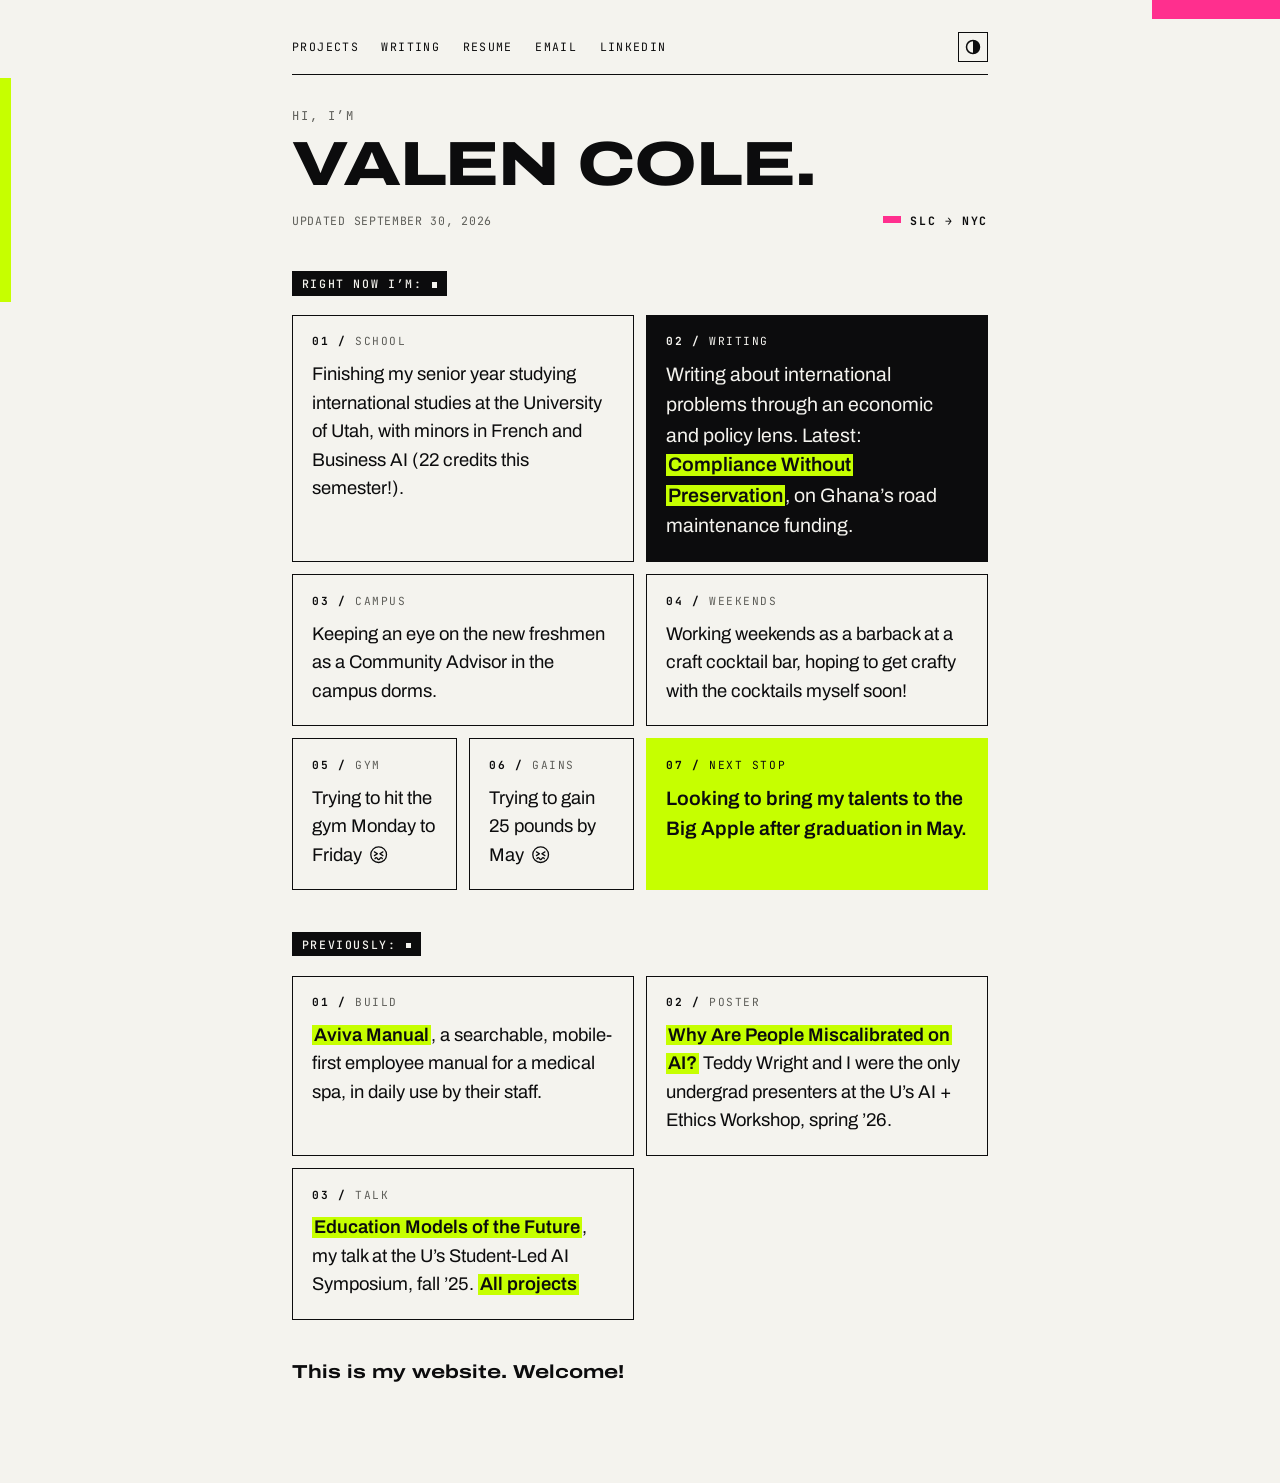
<file: index.html>
<!DOCTYPE html>
<html lang="en" data-mode="light">
<head>
<meta charset="UTF-8">
<meta name="viewport" content="width=device-width, initial-scale=1">
<link rel="icon" href="/favicon.svg" type="image/svg+xml">
<title>Valen Cole</title>
<meta name="description" content="Valen Cole: international studies senior at the University of Utah, French speaker, headed for New York.">
<meta property="og:title" content="Valen Cole">
<meta property="og:description" content="Valen Cole: international studies senior at the University of Utah, French speaker, headed for New York.">
<meta property="og:type" content="website">
<meta name="color-scheme" content="light dark">
<meta name="theme-color" content="#f4f3ee">
<script>
  (function () {
    var m = null;
    try { m = localStorage.getItem('vc-mode'); } catch (e) {}
    if (m !== 'light' && m !== 'dark') {
      m = (window.matchMedia && matchMedia('(prefers-color-scheme: dark)').matches) ? 'dark' : 'light';
    }
    document.documentElement.setAttribute('data-mode', m);
  })();
</script>
<link rel="preconnect" href="https://fonts.googleapis.com">
<link rel="preconnect" href="https://fonts.gstatic.com" crossorigin>
<link href="https://fonts.googleapis.com/css2?family=Archivo:wdth,wght@62..125,100..900&family=JetBrains+Mono:wght@400;500;700&display=swap" rel="stylesheet">
<link rel="stylesheet" href="/assets/site.css">
</head>
<body>

<svg width="0" height="0" style="position:absolute" aria-hidden="true" focusable="false">
  <symbol id="pain" viewBox="0 0 32 32">
    <circle cx="16" cy="16" r="13" fill="none" stroke="currentColor" stroke-width="2.2"/>
    <path d="M9 11.5l5 3-5 3M23 11.5l-5 3 5 3" fill="none" stroke="currentColor" stroke-width="2.2" stroke-linecap="round" stroke-linejoin="round"/>
    <path d="M10 22.5q2-3 4 0t4 0t4 0" fill="none" stroke="currentColor" stroke-width="2.2" stroke-linecap="round"/>
  </symbol>
</svg>

<main class="page">
  <div class="g" aria-hidden="true"></div>
  <div class="p" aria-hidden="true"></div>

  <nav aria-label="Main">
    <a href="/projects/">Projects</a>
    <a href="/writing/">Writing</a>
    <a href="/valen-cole-resume.pdf" download="Valen-Cole-Resume.pdf">Resume</a>
    <a href="mailto:valen.a.d.c@gmail.com">Email</a>
    <a href="https://www.linkedin.com/in/valencole/" target="_blank" rel="noopener">LinkedIn</a>
    <button class="mode" type="button" aria-label="Switch to dark mode" title="Switch to dark mode">
      <svg viewBox="0 0 16 16" aria-hidden="true" focusable="false">
        <circle cx="8" cy="8" r="6.5" fill="none" stroke="currentColor" stroke-width="1.5"/>
        <path d="M8 1.5a6.5 6.5 0 0 1 0 13z" fill="currentColor"/>
      </svg>
    </button>
  </nav>

  <header class="hero">
    <h1><span class="hi">Hi, I’m</span> <span class="name">Valen Cole.</span></h1>
    <div class="meta">
      <p class="updated">Updated September 30, 2026</p>
      <p class="route" aria-hidden="true">SLC → NYC</p>
    </div>
  </header>

  <section class="now">
    <p class="lead">Right now I’m:</p>
    <ul class="bento">
      <li class="card"><span class="tag">School</span><span class="txt">Finishing my senior year studying international studies at the University of Utah, with minors in French and Business AI (22 credits this semester!).</span></li>
      <li class="card feature"><span class="tag">Writing</span><span class="txt">Writing about international problems through an economic and policy lens. Latest: <a href="/writing/ghana-roads/">Compliance Without Preservation</a>, on Ghana’s road maintenance funding.</span></li>
      <li class="card"><span class="tag">Campus</span><span class="txt">Keeping an eye on the new freshmen as a Community Advisor in the campus dorms.</span></li>
      <li class="card"><span class="tag">Weekends</span><span class="txt">Working weekends as a barback at a craft cocktail bar, hoping to get crafty with the cocktails myself soon!</span></li>
      <li class="card half"><span class="tag">Gym</span><span class="txt">Trying to hit the gym Monday to <span class="nw">Friday<svg class="pain" role="img" aria-label="grimacing face"><use href="#pain"/></svg></span></span></li>
      <li class="card half"><span class="tag">Gains</span><span class="txt">Trying to gain 25 pounds by <span class="nw">May<svg class="pain" role="img" aria-label="grimacing face"><use href="#pain"/></svg></span></span></li>
      <li class="card nyc"><span class="tag">Next stop</span><span class="txt">Looking to bring my talents to the Big Apple after graduation in May.</span></li>
    </ul>
  </section>

  <section class="built">
    <p class="lead">Previously:</p>
    <ul class="bento">
      <li class="card"><span class="tag">Build</span><span class="txt"><a href="/projects/aviva-manual/">Aviva Manual</a>, a searchable, mobile-first employee manual for a medical spa, in daily use by their staff.</span></li>
      <li class="card"><span class="tag">Poster</span><span class="txt"><a href="/projects/why-are-people-miscalibrated-on-ai.pdf">Why Are People Miscalibrated on AI?</a> Teddy Wright and I were the only undergrad presenters at the U’s AI + Ethics Workshop, spring ’26.</span></li>
      <li class="card"><span class="tag">Talk</span><span class="txt"><a href="/projects/education-models-of-the-future.pdf">Education Models of the Future</a>, my talk at the U’s Student-Led AI Symposium, fall ’25. <a href="/projects/">All projects</a></span></li>
    </ul>
  </section>

  <p class="welcome">This is my website. Welcome!</p>
</main>

<script src="/assets/mode.js"></script>
</body>
</html>
</file>
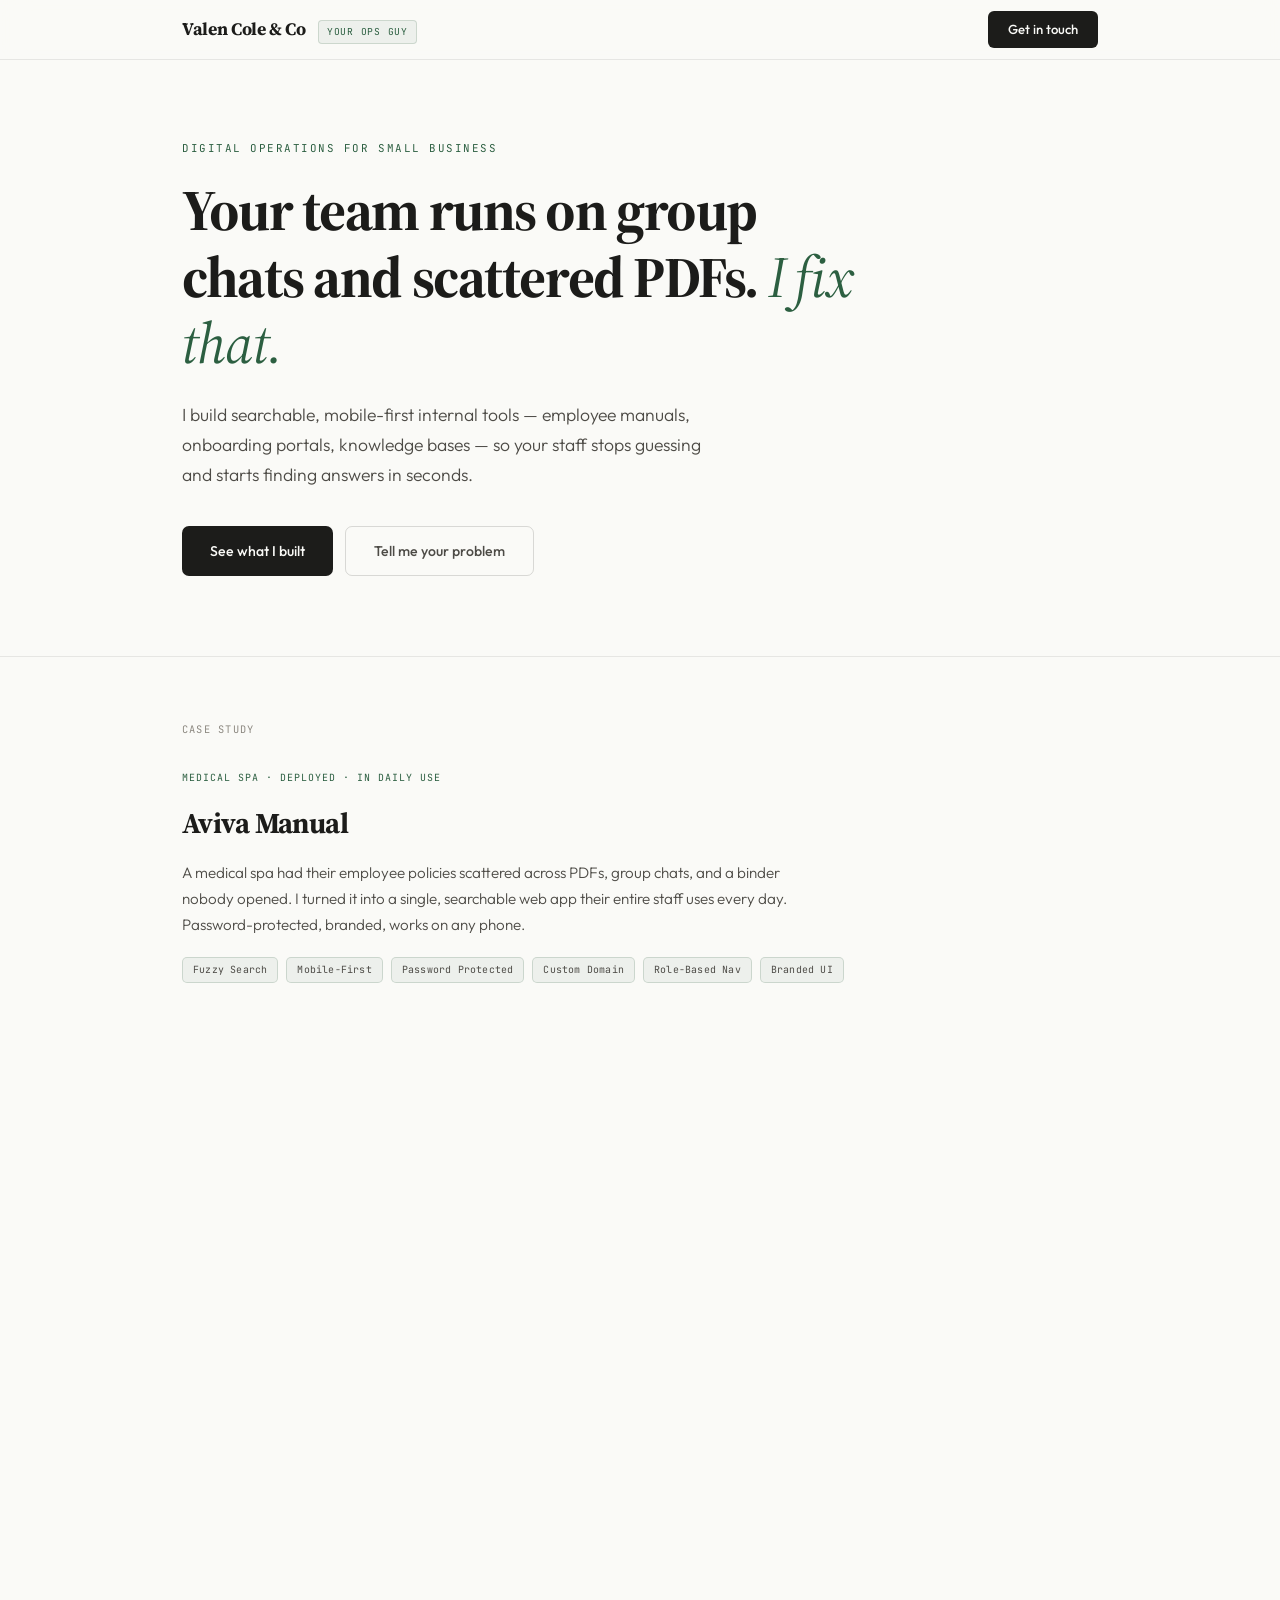
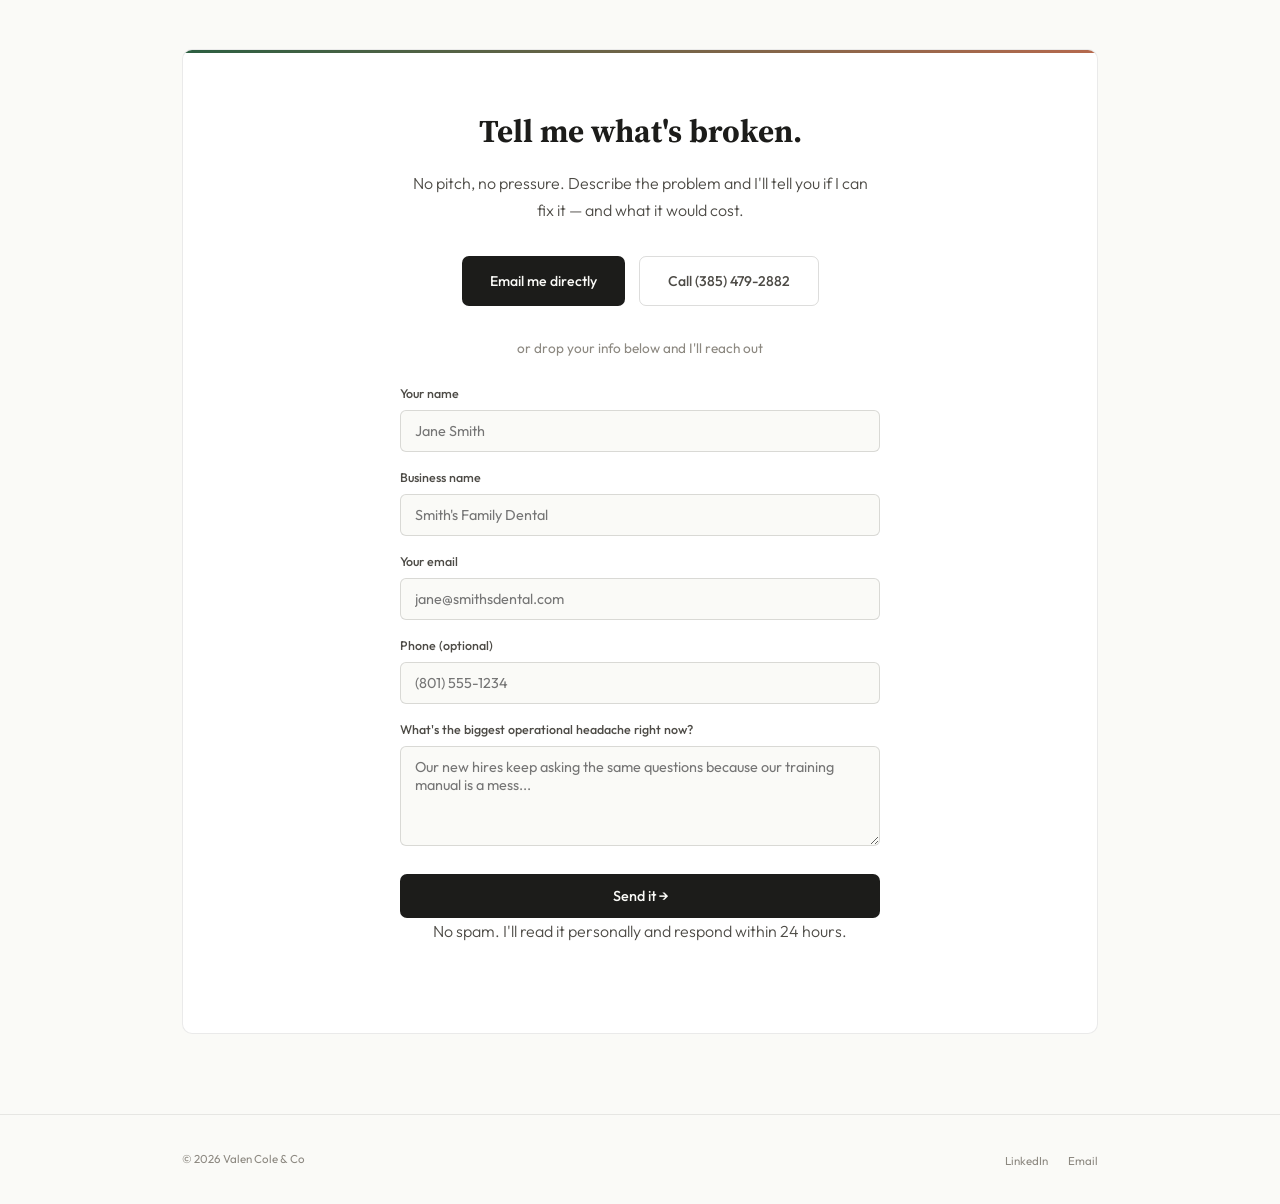
<file: ops/index.html>
<!DOCTYPE html>
<html lang="en">
<head>
<meta charset="UTF-8">
<meta name="viewport" content="width=device-width, initial-scale=1.0">
<link rel="icon" href="/favicon.svg" type="image/svg+xml">
<title>Valen Cole &amp; Co — Your Ops Guy</title>
<meta name="robots" content="noindex, nofollow">
<link rel="preconnect" href="https://fonts.googleapis.com">
<link href="https://fonts.googleapis.com/css2?family=Source+Serif+4:ital,opsz,wght@0,8..60,300;0,8..60,400;0,8..60,600;0,8..60,700;1,8..60,400&family=Outfit:wght@300;400;500;600&family=JetBrains+Mono:wght@400&display=swap" rel="stylesheet">
<style>
  :root {
    --bg: #fafaf7;
    --bg-alt: #f2f1ec;
    --bg-card: #ffffff;
    --text: #1c1c1a;
    --text-sub: #4d4b46;
    --text-muted: #8c8880;
    --accent: #2c5f41;
    --accent-light: #3a7d56;
    --accent-bg: rgba(44, 95, 65, 0.06);
    --accent-border: rgba(44, 95, 65, 0.18);
    --warm: #b5694d;
    --border: rgba(28, 28, 26, 0.09);
    --border-strong: rgba(28, 28, 26, 0.15);
    --serif: 'Source Serif 4', Georgia, serif;
    --sans: 'Outfit', sans-serif;
    --mono: 'JetBrains Mono', monospace;
    --radius: 10px;
    --max-w: 980px;
  }

  * { margin: 0; padding: 0; box-sizing: border-box; }
  html { scroll-behavior: smooth; }
  body { font-family: var(--sans); background: var(--bg); color: var(--text); line-height: 1.6; -webkit-font-smoothing: antialiased; }
  ::selection { background: var(--accent); color: white; }

  .nav { position: fixed; top: 0; left: 0; right: 0; z-index: 100; background: rgba(250,250,247,0.9); backdrop-filter: blur(14px); border-bottom: 1px solid var(--border); height: 60px; display: flex; align-items: center; }
  .nav-inner { max-width: var(--max-w); width: 100%; margin: 0 auto; padding: 0 32px; display: flex; justify-content: space-between; align-items: center; }
  .nav-brand { display: flex; align-items: baseline; gap: 12px; text-decoration: none; }
  .nav-logo { font-family: var(--serif); font-size: 1.1rem; font-weight: 700; color: var(--text); letter-spacing: -0.02em; }
  .nav-tag { font-family: var(--mono); font-size: 0.6rem; color: var(--accent); letter-spacing: 0.08em; text-transform: uppercase; padding: 3px 8px; background: var(--accent-bg); border: 1px solid var(--accent-border); border-radius: 4px; }
  .nav-cta { font-family: var(--sans); font-size: 0.82rem; font-weight: 500; color: var(--bg); background: var(--text); padding: 8px 20px; border-radius: 6px; text-decoration: none; transition: all 0.2s ease; }
  .nav-cta:hover { background: var(--accent); transform: translateY(-1px); }

  .wrap { max-width: var(--max-w); margin: 0 auto; padding: 0 32px; }

  .hero { padding: 140px 0 80px; }
  .hero-eyebrow { font-family: var(--mono); font-size: 0.68rem; color: var(--accent); letter-spacing: 0.14em; text-transform: uppercase; margin-bottom: 20px; opacity: 0; animation: rise 0.6s ease forwards 0.1s; }
  .hero h1 { font-family: var(--serif); font-size: clamp(2.4rem,5vw,3.6rem); font-weight: 700; line-height: 1.15; letter-spacing: -0.025em; max-width: 680px; margin-bottom: 24px; opacity: 0; animation: rise 0.6s ease forwards 0.2s; }
  .hero h1 em { font-style: italic; font-weight: 400; color: var(--accent); }
  .hero-sub { font-size: 1.1rem; font-weight: 300; color: var(--text-sub); max-width: 520px; line-height: 1.7; margin-bottom: 36px; opacity: 0; animation: rise 0.6s ease forwards 0.35s; }
  .hero-actions { display: flex; gap: 12px; flex-wrap: wrap; opacity: 0; animation: rise 0.6s ease forwards 0.5s; }

  .btn { display: inline-flex; align-items: center; gap: 6px; padding: 13px 28px; font-family: var(--sans); font-size: 0.88rem; font-weight: 500; border-radius: 7px; text-decoration: none; transition: all 0.25s ease; border: none; cursor: pointer; }
  .btn-dark { background: var(--text); color: var(--bg); }
  .btn-dark:hover { background: var(--accent); transform: translateY(-1px); }
  .btn-light { background: transparent; color: var(--text-sub); border: 1px solid var(--border-strong); }
  .btn-light:hover { border-color: var(--accent-border); color: var(--accent); }

  @keyframes rise { from { opacity: 0; transform: translateY(16px); } to { opacity: 1; transform: translateY(0); } }

  .proof { padding: 64px 0 80px; border-top: 1px solid var(--border); }
  .proof-label { font-family: var(--mono); font-size: 0.65rem; color: var(--text-muted); letter-spacing: 0.12em; text-transform: uppercase; margin-bottom: 32px; }

  .proof-header { margin-bottom: 32px; }
  .proof-type { font-family: var(--mono); font-size: 0.62rem; color: var(--accent); letter-spacing: 0.1em; text-transform: uppercase; margin-bottom: 14px; }
  .proof-name { font-family: var(--serif); font-size: 1.8rem; font-weight: 700; letter-spacing: -0.02em; margin-bottom: 14px; }
  .proof-desc { font-size: 0.95rem; font-weight: 300; color: var(--text-sub); line-height: 1.7; margin-bottom: 20px; max-width: 640px; }
  .proof-features { display: flex; flex-wrap: wrap; gap: 8px; margin-bottom: 40px; }
  .feat { font-family: var(--mono); font-size: 0.62rem; padding: 4px 10px; border-radius: 5px; background: var(--accent-bg); color: var(--text-sub); border: 1px solid var(--accent-border); letter-spacing: 0.02em; }

  /* Screenshot gallery */
  .gallery { display: grid; grid-template-columns: 1fr 1fr; gap: 16px; margin-bottom: 16px; }
  .gallery-item { border-radius: var(--radius); overflow: hidden; border: 1px solid var(--border); background: var(--bg-card); transition: all 0.3s ease; }
  .gallery-item:hover { border-color: var(--accent-border); box-shadow: 0 8px 32px rgba(0,0,0,0.06); transform: translateY(-2px); }
  .gallery-item img { width: 100%; height: auto; display: block; }
  .gallery-caption { padding: 12px 16px; font-family: var(--mono); font-size: 0.62rem; color: var(--text-muted); letter-spacing: 0.04em; border-top: 1px solid var(--border); }

  .gallery-mobile-row { display: grid; grid-template-columns: 1fr 2fr; gap: 16px; }
  .gallery-mobile { border-radius: var(--radius); overflow: hidden; border: 1px solid var(--border); background: var(--bg-card); max-width: 240px; transition: all 0.3s ease; }
  .gallery-mobile:hover { border-color: var(--accent-border); box-shadow: 0 8px 32px rgba(0,0,0,0.06); }
  .gallery-mobile img { width: 100%; height: auto; display: block; }
  .gallery-mobile .gallery-caption { border-top: 1px solid var(--border); }

  .gallery-callout { display: flex; flex-direction: column; justify-content: center; padding: 32px; background: var(--bg-card); border: 1px solid var(--border); border-radius: var(--radius); }
  .gallery-callout h3 { font-family: var(--serif); font-size: 1.3rem; font-weight: 600; margin-bottom: 12px; }
  .gallery-callout p { font-size: 0.9rem; font-weight: 300; color: var(--text-sub); line-height: 1.7; }

  .how { padding: 80px 0; border-top: 1px solid var(--border); }
  .how-title { font-family: var(--serif); font-size: 1.6rem; font-weight: 600; margin-bottom: 40px; }
  .steps { display: grid; grid-template-columns: 1fr 1fr 1fr; gap: 32px; }
  .step-num { font-family: var(--serif); font-size: 2.4rem; font-weight: 700; color: var(--accent-bg); line-height: 1; margin-bottom: 12px; -webkit-text-stroke: 1px var(--accent-border); }
  .step-title { font-family: var(--serif); font-size: 1.15rem; font-weight: 600; margin-bottom: 8px; }
  .step-desc { font-size: 0.9rem; font-weight: 300; color: var(--text-sub); line-height: 1.65; }

  .beyond { padding: 80px 0; border-top: 1px solid var(--border); }
  .beyond-grid { display: grid; grid-template-columns: 1fr 1fr; gap: 48px; align-items: start; }
  .beyond-text h2 { font-family: var(--serif); font-size: 1.6rem; font-weight: 600; margin-bottom: 16px; }
  .beyond-text p { font-size: 0.95rem; font-weight: 300; color: var(--text-sub); line-height: 1.75; margin-bottom: 12px; }
  .beyond-list { display: flex; flex-direction: column; gap: 16px; }
  .beyond-item { background: var(--bg-card); border: 1px solid var(--border); border-radius: var(--radius); padding: 24px; transition: all 0.25s ease; }
  .beyond-item:hover { border-color: var(--accent-border); transform: translateY(-2px); box-shadow: 0 6px 24px rgba(0,0,0,0.03); }
  .beyond-item-title { font-family: var(--serif); font-size: 1.05rem; font-weight: 600; margin-bottom: 4px; }
  .beyond-item-desc { font-size: 0.85rem; font-weight: 300; color: var(--text-sub); }

  .cta-section { padding: 80px 0; border-top: 1px solid var(--border); }
  .cta-box { background: var(--bg-card); border: 1px solid var(--border); border-radius: var(--radius); padding: 56px; text-align: center; position: relative; overflow: hidden; }
  .cta-box::before { content: ''; position: absolute; top: 0; left: 0; right: 0; height: 3px; background: linear-gradient(90deg, var(--accent), var(--warm)); }
  .cta-box h2 { font-family: var(--serif); font-size: 2rem; font-weight: 700; margin-bottom: 12px; }
  .cta-box p { font-size: 1rem; font-weight: 300; color: var(--text-sub); max-width: 460px; margin: 0 auto 32px; line-height: 1.7; }
  .cta-channels { display: flex; justify-content: center; gap: 14px; flex-wrap: wrap; margin-bottom: 32px; }
  .cta-or { font-size: 0.85rem; color: var(--text-muted); margin-bottom: 24px; }

  .intake-form { max-width: 480px; margin: 0 auto; text-align: left; }
  .form-label { display: block; font-size: 0.78rem; font-weight: 500; color: var(--text-sub); margin-bottom: 6px; margin-top: 16px; }
  .form-label:first-child { margin-top: 0; }
  .form-input, .form-textarea { width: 100%; padding: 11px 14px; font-family: var(--sans); font-size: 0.9rem; color: var(--text); background: var(--bg); border: 1px solid var(--border-strong); border-radius: 6px; outline: none; transition: border-color 0.2s ease; }
  .form-input:focus, .form-textarea:focus { border-color: var(--accent); }
  .form-textarea { resize: vertical; min-height: 100px; }
  .form-submit { margin-top: 20px; width: 100%; padding: 13px; font-family: var(--sans); font-size: 0.9rem; font-weight: 500; background: var(--text); color: var(--bg); border: none; border-radius: 7px; cursor: pointer; transition: all 0.2s ease; }
  .form-submit:hover { background: var(--accent); }
  .form-note { font-size: 0.72rem; color: var(--text-muted); text-align: center; margin-top: 12px; }

  footer { padding: 32px 0; border-top: 1px solid var(--border); }
  .footer-inner { display: flex; justify-content: space-between; align-items: center; flex-wrap: wrap; gap: 12px; }
  footer p { font-size: 0.72rem; color: var(--text-muted); }
  .footer-links { display: flex; gap: 20px; list-style: none; }
  .footer-links a { font-size: 0.72rem; color: var(--text-muted); text-decoration: none; transition: color 0.2s ease; }
  .footer-links a:hover { color: var(--accent); }

  .reveal { opacity: 0; transform: translateY(16px); transition: opacity 0.5s ease, transform 0.5s ease; }
  .reveal.visible { opacity: 1; transform: translateY(0); }

  @media (max-width: 768px) {
    .wrap { padding: 0 20px; }
    .hero { padding: 120px 0 60px; }
    .gallery { grid-template-columns: 1fr; }
    .gallery-mobile-row { grid-template-columns: 1fr; }
    .gallery-mobile { max-width: 200px; }
    .steps { grid-template-columns: 1fr; gap: 28px; }
    .beyond-grid { grid-template-columns: 1fr; gap: 32px; }
    .cta-box { padding: 40px 24px; }
    .nav-inner { padding: 0 20px; }
    .nav-tag { display: none; }
  }
  @media (max-width: 480px) {
    .hero-actions { flex-direction: column; }
    .btn { width: 100%; justify-content: center; }
    .cta-channels { flex-direction: column; align-items: center; }
  }
</style>
</head>
<body>

<nav class="nav">
  <div class="nav-inner">
    <a href="/" class="nav-brand">
      <span class="nav-logo">Valen Cole & Co</span>
      <span class="nav-tag">Your Ops Guy</span>
    </a>
    <a href="#contact" class="nav-cta">Get in touch</a>
  </div>
</nav>

<header class="hero">
  <div class="wrap">
    <div class="hero-eyebrow">Digital Operations for Small Business</div>
    <h1>Your team runs on group chats and scattered PDFs. <em>I fix that.</em></h1>
    <p class="hero-sub">I build searchable, mobile-first internal tools &mdash; employee manuals, onboarding portals, knowledge bases &mdash; so your staff stops guessing and starts finding answers in seconds.</p>
    <div class="hero-actions">
      <a href="#proof" class="btn btn-dark">See what I built</a>
      <a href="#contact" class="btn btn-light">Tell me your problem</a>
    </div>
  </div>
</header>

<section class="proof" id="proof">
  <div class="wrap">
    <div class="proof-label reveal">Case Study</div>
    <div class="proof-header reveal">
      <div class="proof-type">Medical Spa &middot; Deployed &middot; In Daily Use</div>
      <h2 class="proof-name">Aviva Manual</h2>
      <p class="proof-desc">A medical spa had their employee policies scattered across PDFs, group chats, and a binder nobody opened. I turned it into a single, searchable web app their entire staff uses every day. Password-protected, branded, works on any phone.</p>
      <div class="proof-features">
        <span class="feat">Fuzzy Search</span>
        <span class="feat">Mobile-First</span>
        <span class="feat">Password Protected</span>
        <span class="feat">Custom Domain</span>
        <span class="feat">Role-Based Nav</span>
        <span class="feat">Branded UI</span>
      </div>
    </div>

    <div class="gallery reveal">
      <div class="gallery-item">
        <img src="/assets/aviva/home.jpg" alt="Aviva Manual home page with branded UI and navigation">
        <div class="gallery-caption">Home &mdash; branded landing with role-based navigation</div>
      </div>
      <div class="gallery-item">
        <img src="/assets/aviva/sections.jpg" alt="Jump to section navigation with chapter structure">
        <div class="gallery-caption">Jump to Section &mdash; organized chapters and sub-sections</div>
      </div>
    </div>

    <div class="gallery-mobile-row reveal">
      <div class="gallery-mobile">
        <img src="/assets/aviva/mobile.jpg" alt="Aviva Manual mobile view on iPhone">
        <div class="gallery-caption">Mobile &mdash; works on any phone</div>
      </div>
      <div class="gallery-callout">
        <h3>Built for the person standing up.</h3>
        <p>Your staff isn't sitting at a desk. They're between clients, on their feet, checking their phone for 10 seconds. The search finds any policy instantly &mdash; no scrolling, no digging, no asking the manager.</p>
        <div style="margin-top: 20px;">
          <img src="/assets/aviva/search.jpg" alt="Fuzzy search with highlighted results" style="width:100%; border-radius: 8px; border: 1px solid var(--border);">
          <div style="font-family: var(--mono); font-size: 0.62rem; color: var(--text-muted); margin-top: 8px;">Fuzzy search &mdash; highlights matches across all sections</div>
        </div>
      </div>
    </div>
  </div>
</section>

<section class="how">
  <div class="wrap">
    <h2 class="how-title reveal">How it works.</h2>
    <div class="steps">
      <div class="step reveal">
        <div class="step-num">01</div>
        <h3 class="step-title">Tell me what's broken.</h3>
        <p class="step-desc">We hop on a quick call. You tell me what's slowing your team down &mdash; the manual nobody reads, the onboarding that takes too long, the question you answer twelve times a week.</p>
      </div>
      <div class="step reveal">
        <div class="step-num">02</div>
        <h3 class="step-title">I build the fix.</h3>
        <p class="step-desc">I take your existing docs, policies, and processes and turn them into a clean, searchable, mobile-first tool your team will actually use. Delivered in 1&ndash;2 weeks.</p>
      </div>
      <div class="step reveal">
        <div class="step-num">03</div>
        <h3 class="step-title">I keep it running.</h3>
        <p class="step-desc">Policies change, new hires come in, things evolve. I handle updates monthly so your system stays current. Existing clients get 10% off any new projects.</p>
      </div>
    </div>
  </div>
</section>

<section class="beyond">
  <div class="wrap">
    <div class="beyond-grid">
      <div class="beyond-text reveal">
        <h2>Beyond the manual.</h2>
        <p>The internal knowledge base is where I start. But every business has different bottlenecks. If something's slowing your team down and a digital tool could fix it, I want to hear about it.</p>
        <p>Tell me the hiccup. I'll tell you if a solution exists.</p>
      </div>
      <div class="beyond-list reveal">
        <div class="beyond-item">
          <div class="beyond-item-title">Employee Onboarding Portals</div>
          <div class="beyond-item-desc">New hire checklists, role-specific guides, day-one-ready systems.</div>
        </div>
        <div class="beyond-item">
          <div class="beyond-item-title">Standard Operating Procedures</div>
          <div class="beyond-item-desc">Get the process out of the owner's head and into a tool the team can reference.</div>
        </div>
        <div class="beyond-item">
          <div class="beyond-item-title">Internal Reference Tools</div>
          <div class="beyond-item-desc">Pricing lookups, shift guides, product databases &mdash; anything your staff needs fast.</div>
        </div>
        <div class="beyond-item">
          <div class="beyond-item-title">Something else entirely</div>
          <div class="beyond-item-desc">If it's an operations problem, I'll scope it. No charge to find out.</div>
        </div>
      </div>
    </div>
  </div>
</section>

<section class="cta-section" id="contact">
  <div class="wrap">
    <div class="cta-box reveal">
      <h2>Tell me what's broken.</h2>
      <p>No pitch, no pressure. Describe the problem and I'll tell you if I can fix it &mdash; and what it would cost.</p>
      <div class="cta-channels">
        <a href="mailto:valen.a.d.c@gmail.com" class="btn btn-dark">Email me directly</a>
        <a href="tel:+13854792882" class="btn btn-light">Call (385) 479-2882</a>
      </div>
      <div class="cta-or">or drop your info below and I'll reach out</div>
      <form class="intake-form" action="https://formspree.io/f/mpqodngj" method="POST" id="contact-form">
        <label class="form-label">Your name</label>
        <input type="text" name="name" class="form-input" placeholder="Jane Smith" required>
        <label class="form-label">Business name</label>
        <input type="text" name="business" class="form-input" placeholder="Smith's Family Dental">
        <label class="form-label">Your email</label>
        <input type="email" name="email" class="form-input" placeholder="jane@smithsdental.com" required>
        <label class="form-label">Phone (optional)</label>
        <input type="tel" name="phone" class="form-input" placeholder="(801) 555-1234">
        <label class="form-label">What's the biggest operational headache right now?</label>
        <textarea name="problem" class="form-textarea" placeholder="Our new hires keep asking the same questions because our training manual is a mess..." required></textarea>
        <input type="text" name="_gotcha" style="display:none">
        <button type="submit" class="form-submit">Send it &rarr;</button>
        <p class="form-note">No spam. I'll read it personally and respond within 24 hours.</p>
      </form>
      <div id="form-success" style="display:none; text-align:center; padding: 32px 0;">
        <p style="font-family: var(--serif); font-size: 1.4rem; font-weight: 600; margin-bottom: 8px;">Got it. I'll be in touch.</p>
        <p style="font-size: 0.9rem; color: var(--text-sub);">Check your email within 24 hours.</p>
      </div>
    </div>
  </div>
</section>

<footer>
  <div class="wrap">
    <div class="footer-inner">
      <p>&copy; 2026 Valen Cole & Co</p>
      <ul class="footer-links">
        <li><a href="https://www.linkedin.com/in/valencole/" target="_blank">LinkedIn</a></li>
        <li><a href="mailto:valen.a.d.c@gmail.com">Email</a></li>
      </ul>
    </div>
  </div>
</footer>

<script>
  const reveals = document.querySelectorAll('.reveal');
  const observer = new IntersectionObserver((entries) => {
    entries.forEach(entry => { if (entry.isIntersecting) entry.target.classList.add('visible'); });
  }, { threshold: 0.1, rootMargin: '0px 0px -30px 0px' });
  reveals.forEach(el => observer.observe(el));

  const form = document.getElementById('contact-form');
  form.addEventListener('submit', async (e) => {
    e.preventDefault();
    const btn = form.querySelector('.form-submit');
    btn.textContent = 'Sending...';
    btn.disabled = true;
    try {
      const response = await fetch(form.action, { method: 'POST', body: new FormData(form), headers: { 'Accept': 'application/json' } });
      if (response.ok) {
        form.style.display = 'none';
        document.querySelector('.cta-or').style.display = 'none';
        document.getElementById('form-success').style.display = 'block';
      } else { btn.textContent = 'Something went wrong — try emailing me directly'; btn.disabled = false; }
    } catch (err) { btn.textContent = 'Something went wrong — try emailing me directly'; btn.disabled = false; }
  });
</script>

</body>
</html>
</file>
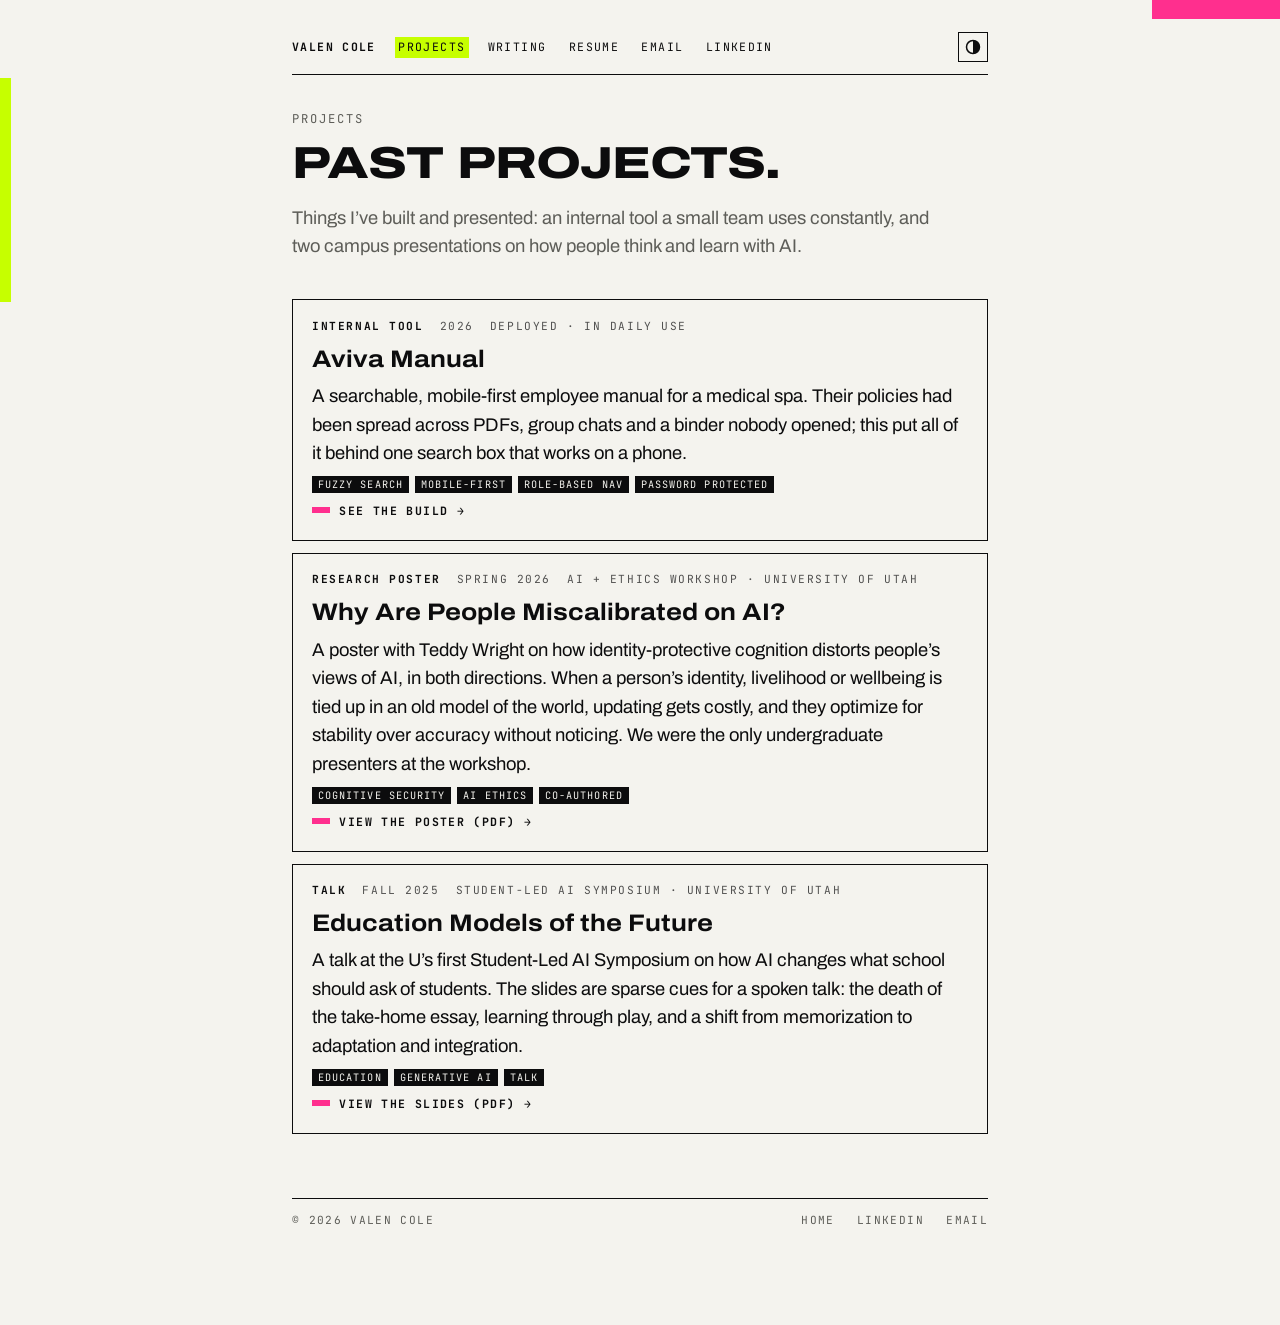
<file: projects/index.html>
<!DOCTYPE html>
<html lang="en" data-mode="light">
<head>
<meta charset="UTF-8">
<meta name="viewport" content="width=device-width, initial-scale=1">
<link rel="icon" href="/favicon.svg" type="image/svg+xml">
<title>Projects — Valen Cole</title>
<meta name="description" content="Past projects by Valen Cole: tools, talks and research posters.">
<meta property="og:title" content="Projects — Valen Cole">
<meta property="og:description" content="Past projects by Valen Cole: tools, talks and research posters.">
<meta property="og:type" content="website">
<meta name="color-scheme" content="light dark">
<meta name="theme-color" content="#f4f3ee">
<script>
  (function () {
    var m = null;
    try { m = localStorage.getItem('vc-mode'); } catch (e) {}
    if (m !== 'light' && m !== 'dark') {
      m = (window.matchMedia && matchMedia('(prefers-color-scheme: dark)').matches) ? 'dark' : 'light';
    }
    document.documentElement.setAttribute('data-mode', m);
  })();
</script>
<link rel="preconnect" href="https://fonts.googleapis.com">
<link rel="preconnect" href="https://fonts.gstatic.com" crossorigin>
<link href="https://fonts.googleapis.com/css2?family=Archivo:wdth,wght@62..125,100..900&family=JetBrains+Mono:wght@400;500;700&display=swap" rel="stylesheet">
<link rel="stylesheet" href="/assets/site.css">
</head>
<body>

<main class="page">
  <div class="g" aria-hidden="true"></div>
  <div class="p" aria-hidden="true"></div>

  <nav aria-label="Main">
    <a href="/" class="home">Valen Cole</a>
    <a href="/projects/" aria-current="page">Projects</a>
    <a href="/writing/">Writing</a>
    <a href="/valen-cole-resume.pdf" download="Valen-Cole-Resume.pdf">Resume</a>
    <a href="mailto:valen.a.d.c@gmail.com">Email</a>
    <a href="https://www.linkedin.com/in/valencole/" target="_blank" rel="noopener">LinkedIn</a>
    <button class="mode" type="button" aria-label="Switch to dark mode" title="Switch to dark mode">
      <svg viewBox="0 0 16 16" aria-hidden="true" focusable="false">
        <circle cx="8" cy="8" r="6.5" fill="none" stroke="currentColor" stroke-width="1.5"/>
        <path d="M8 1.5a6.5 6.5 0 0 1 0 13z" fill="currentColor"/>
      </svg>
    </button>
  </nav>

  <header class="page-head">
    <p class="hi">Projects</p>
    <h1>Past projects.</h1>
    <p class="lede">Things I’ve built and presented: an internal tool a small team uses constantly, and two campus presentations on how people think and learn with AI.</p>
  </header>

  <section>
    <div class="entries">

      <a class="entry" href="/projects/aviva-manual/">
        <div class="entry-meta"><span>Internal tool</span><span class="dim">2026</span><span class="dim">Deployed · in daily use</span></div>
        <h3>Aviva Manual</h3>
        <p>A searchable, mobile-first employee manual for a medical spa. Their policies had been spread across PDFs, group chats and a binder nobody opened; this put all of it behind one search box that works on a phone.</p>
        <div class="tags">
          <span class="tag">Fuzzy search</span>
          <span class="tag">Mobile-first</span>
          <span class="tag">Role-based nav</span>
          <span class="tag">Password protected</span>
        </div>
        <span class="more">See the build &rarr;</span>
      </a>

      <a class="entry" href="/projects/why-are-people-miscalibrated-on-ai.pdf">
        <div class="entry-meta"><span>Research poster</span><span class="dim">Spring 2026</span><span class="dim">AI + Ethics Workshop · University of Utah</span></div>
        <h3>Why Are People Miscalibrated on AI?</h3>
        <p>A poster with Teddy Wright on how identity-protective cognition distorts people’s views of AI, in both directions. When a person’s identity, livelihood or wellbeing is tied up in an old model of the world, updating gets costly, and they optimize for stability over accuracy without noticing. We were the only undergraduate presenters at the workshop.</p>
        <div class="tags">
          <span class="tag">Cognitive security</span>
          <span class="tag">AI ethics</span>
          <span class="tag">Co-authored</span>
        </div>
        <span class="more">View the poster (PDF) &rarr;</span>
      </a>

      <a class="entry" href="/projects/education-models-of-the-future.pdf">
        <div class="entry-meta"><span>Talk</span><span class="dim">Fall 2025</span><span class="dim">Student-Led AI Symposium · University of Utah</span></div>
        <h3>Education Models of the Future</h3>
        <p>A talk at the U’s first Student-Led AI Symposium on how AI changes what school should ask of students. The slides are sparse cues for a spoken talk: the death of the take-home essay, learning through play, and a shift from memorization to adaptation and integration.</p>
        <div class="tags">
          <span class="tag">Education</span>
          <span class="tag">Generative AI</span>
          <span class="tag">Talk</span>
        </div>
        <span class="more">View the slides (PDF) &rarr;</span>
      </a>

    </div>
  </section>

  <footer>
    <p>&copy; 2026 Valen Cole</p>
    <ul>
      <li><a href="/">Home</a></li>
      <li><a href="https://www.linkedin.com/in/valencole/" target="_blank" rel="noopener">LinkedIn</a></li>
      <li><a href="mailto:valen.a.d.c@gmail.com">Email</a></li>
    </ul>
  </footer>
</main>

<script src="/assets/mode.js"></script>
</body>
</html>
</file>
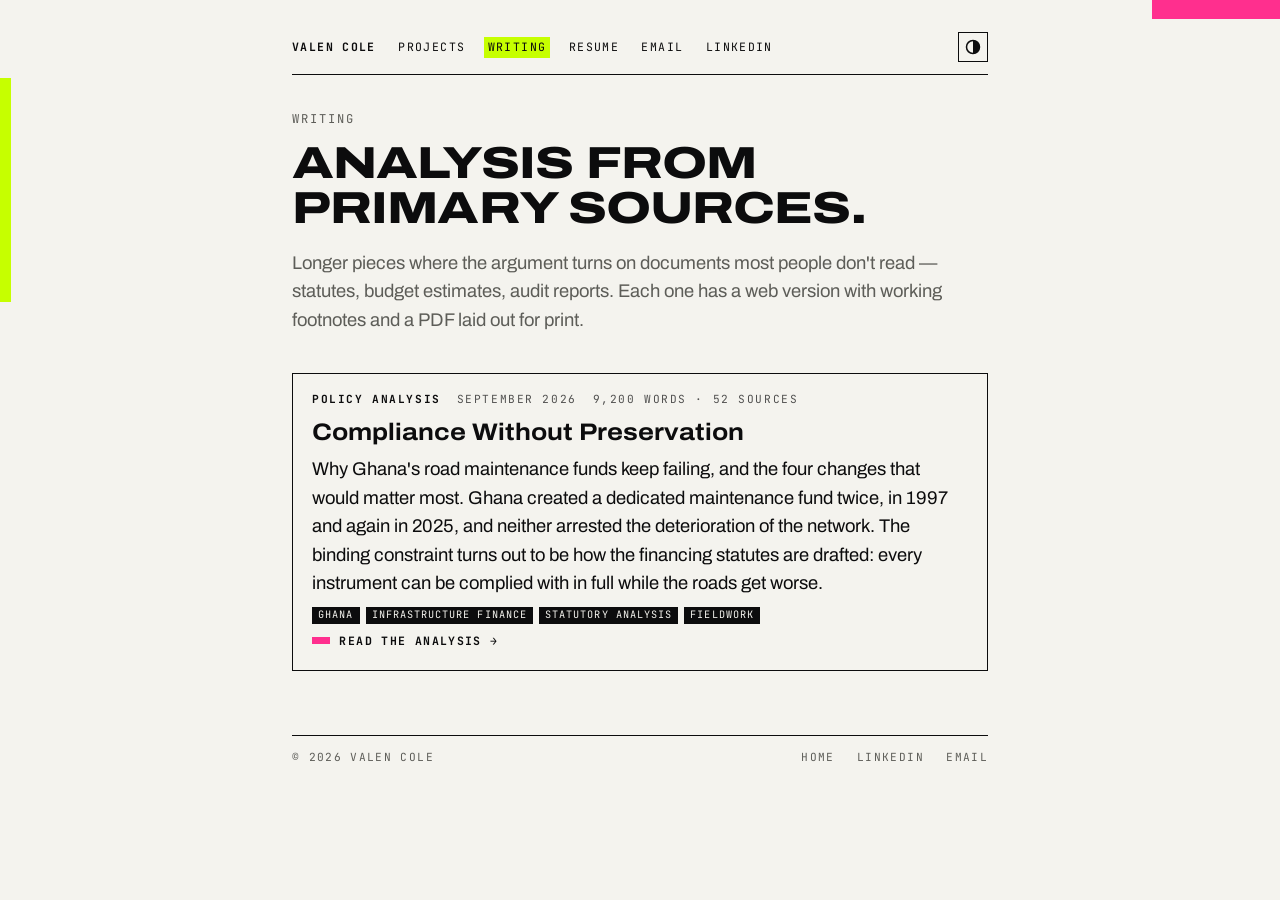
<file: writing/index.html>
<!DOCTYPE html>
<html lang="en" data-mode="light">
<head>
<meta charset="UTF-8">
<meta name="viewport" content="width=device-width, initial-scale=1">
<link rel="icon" href="/favicon.svg" type="image/svg+xml">
<title>Writing — Valen Cole</title>
<meta name="description" content="Policy and development analysis by Valen Cole.">
<meta property="og:title" content="Writing — Valen Cole">
<meta property="og:description" content="Policy and development analysis by Valen Cole.">
<meta property="og:type" content="website">
<meta name="color-scheme" content="light dark">
<meta name="theme-color" content="#f4f3ee">
<script>
  (function () {
    var m = null;
    try { m = localStorage.getItem('vc-mode'); } catch (e) {}
    if (m !== 'light' && m !== 'dark') {
      m = (window.matchMedia && matchMedia('(prefers-color-scheme: dark)').matches) ? 'dark' : 'light';
    }
    document.documentElement.setAttribute('data-mode', m);
  })();
</script>
<link rel="preconnect" href="https://fonts.googleapis.com">
<link rel="preconnect" href="https://fonts.gstatic.com" crossorigin>
<link href="https://fonts.googleapis.com/css2?family=Archivo:wdth,wght@62..125,100..900&family=JetBrains+Mono:wght@400;500;700&display=swap" rel="stylesheet">
<link rel="stylesheet" href="/assets/site.css">
</head>
<body>

<main class="page">
  <div class="g" aria-hidden="true"></div>
  <div class="p" aria-hidden="true"></div>

  <nav aria-label="Main">
    <a href="/" class="home">Valen Cole</a>
    <a href="/projects/">Projects</a>
    <a href="/writing/" aria-current="page">Writing</a>
    <a href="/valen-cole-resume.pdf" download="Valen-Cole-Resume.pdf">Resume</a>
    <a href="mailto:valen.a.d.c@gmail.com">Email</a>
    <a href="https://www.linkedin.com/in/valencole/" target="_blank" rel="noopener">LinkedIn</a>
    <button class="mode" type="button" aria-label="Switch to dark mode" title="Switch to dark mode">
      <svg viewBox="0 0 16 16" aria-hidden="true" focusable="false">
        <circle cx="8" cy="8" r="6.5" fill="none" stroke="currentColor" stroke-width="1.5"/>
        <path d="M8 1.5a6.5 6.5 0 0 1 0 13z" fill="currentColor"/>
      </svg>
    </button>
  </nav>

  <header class="page-head">
    <p class="hi">Writing</p>
    <h1>Analysis from primary sources.</h1>
    <p class="lede">Longer pieces where the argument turns on documents most people don't read — statutes, budget estimates, audit reports. Each one has a web version with working footnotes and a PDF laid out for print.</p>
  </header>

  <section>
    <div class="entries">

      <a class="entry" href="/writing/ghana-roads/">
        <div class="entry-meta"><span>Policy analysis</span><span class="dim">September 2026</span><span class="dim">9,200 words · 52 sources</span></div>
        <h3>Compliance Without Preservation</h3>
        <p>Why Ghana's road maintenance funds keep failing, and the four changes that would matter most. Ghana created a dedicated maintenance fund twice, in 1997 and again in 2025, and neither arrested the deterioration of the network. The binding constraint turns out to be how the financing statutes are drafted: every instrument can be complied with in full while the roads get worse.</p>
        <div class="tags">
          <span class="tag">Ghana</span>
          <span class="tag">Infrastructure finance</span>
          <span class="tag">Statutory analysis</span>
          <span class="tag">Fieldwork</span>
        </div>
        <span class="more">Read the analysis &rarr;</span>
      </a>

    </div>
  </section>

  <footer>
    <p>&copy; 2026 Valen Cole</p>
    <ul>
      <li><a href="/">Home</a></li>
      <li><a href="https://www.linkedin.com/in/valencole/" target="_blank" rel="noopener">LinkedIn</a></li>
      <li><a href="mailto:valen.a.d.c@gmail.com">Email</a></li>
    </ul>
  </footer>
</main>

<script src="/assets/mode.js"></script>
</body>
</html>
</file>
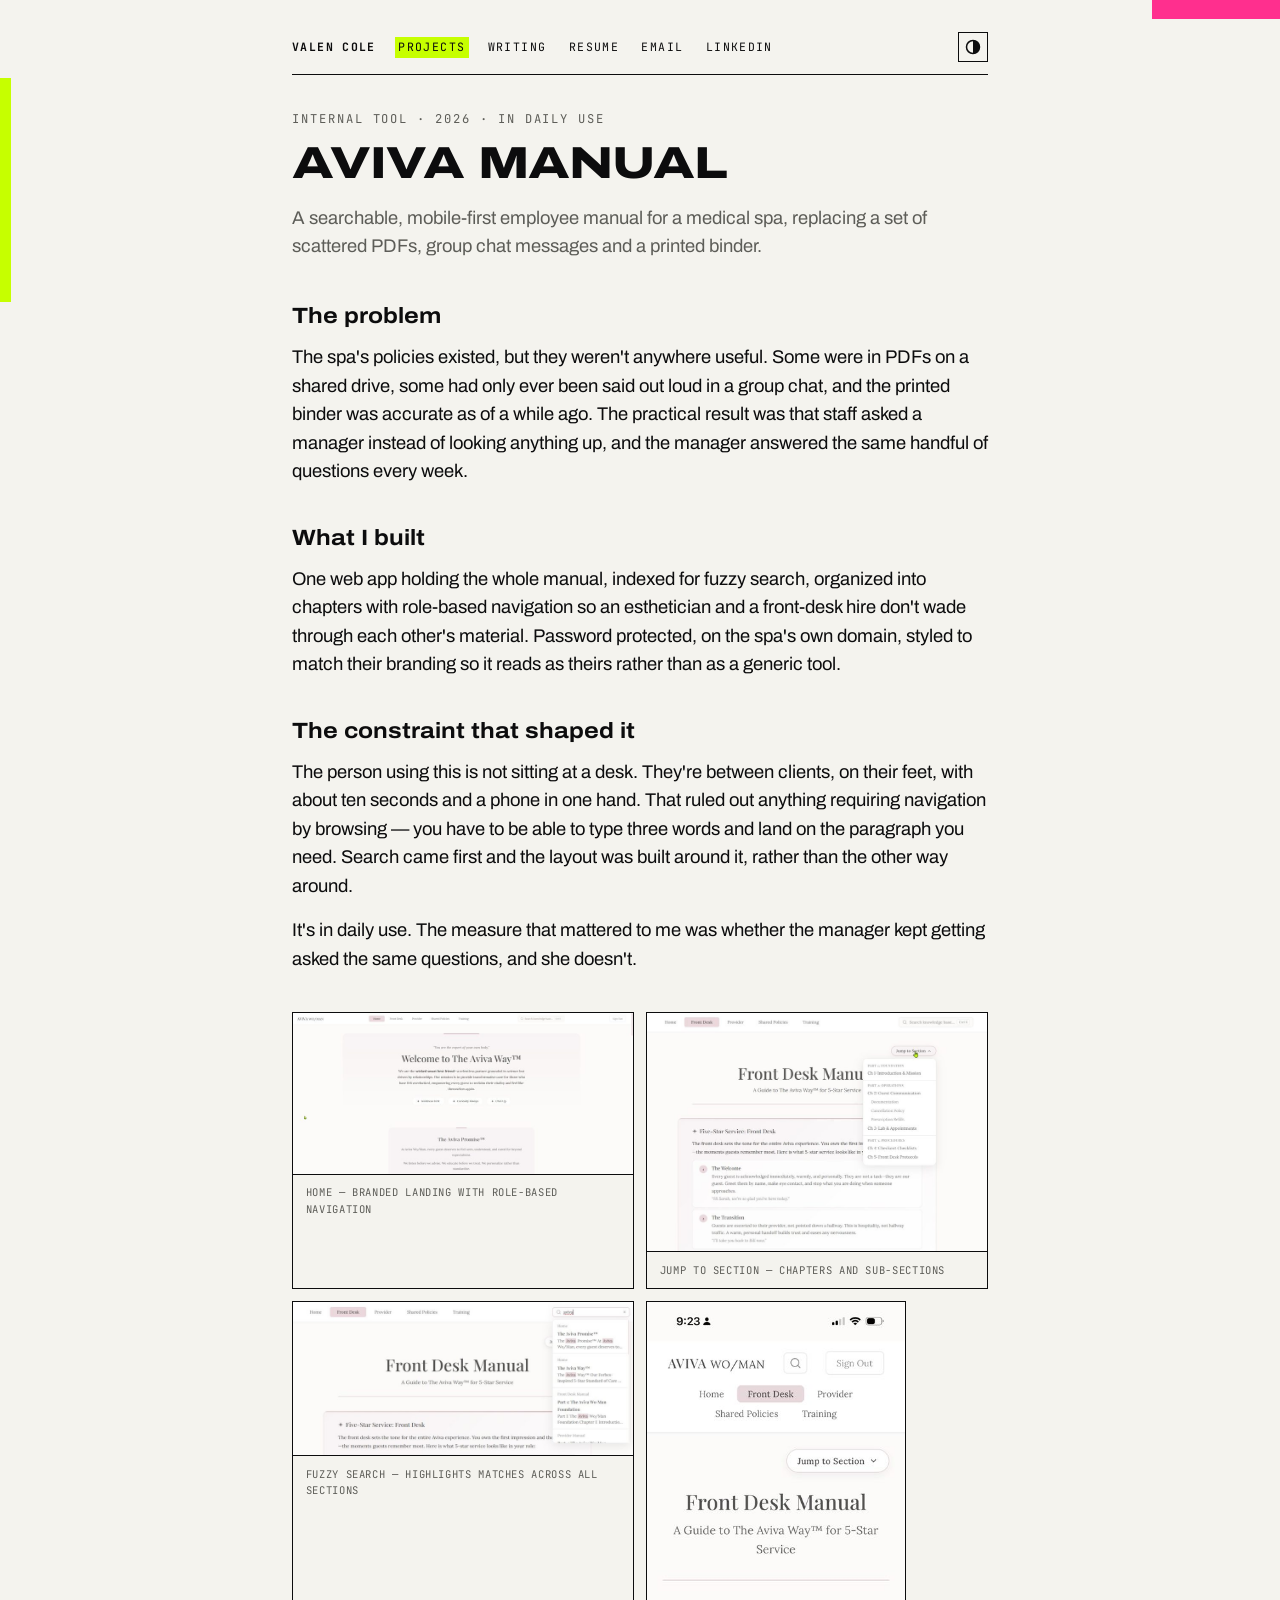
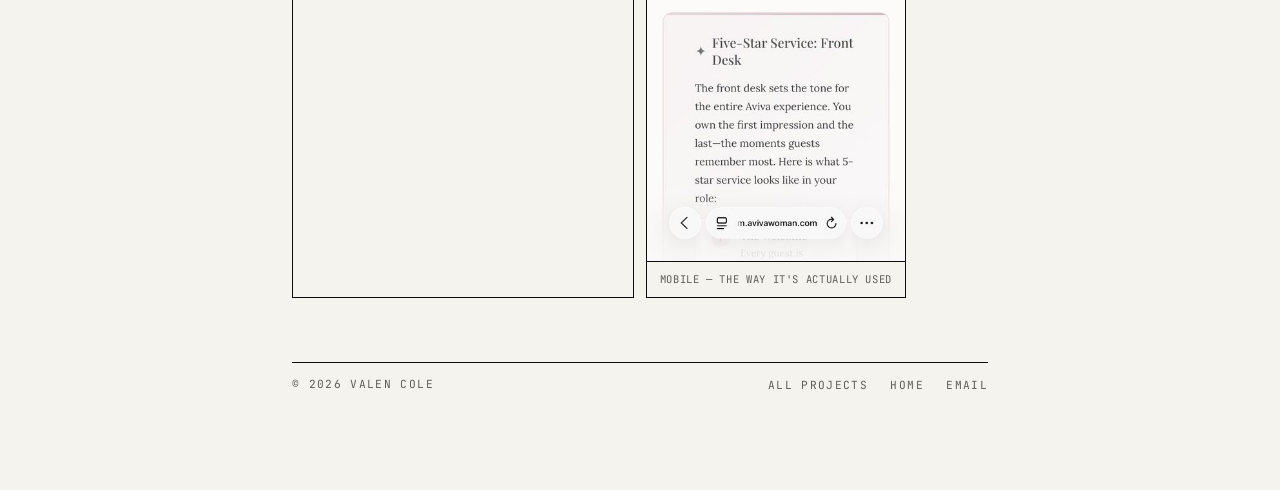
<file: projects/aviva-manual/index.html>
<!DOCTYPE html>
<html lang="en" data-mode="light">
<head>
<meta charset="UTF-8">
<meta name="viewport" content="width=device-width, initial-scale=1">
<link rel="icon" href="/favicon.svg" type="image/svg+xml">
<title>Aviva Manual — Valen Cole</title>
<meta name="description" content="A searchable, mobile-first employee manual built for a medical spa.">
<meta property="og:title" content="Aviva Manual — Valen Cole">
<meta property="og:description" content="A searchable, mobile-first employee manual built for a medical spa.">
<meta property="og:type" content="article">
<meta name="color-scheme" content="light dark">
<meta name="theme-color" content="#f4f3ee">
<script>
  (function () {
    var m = null;
    try { m = localStorage.getItem('vc-mode'); } catch (e) {}
    if (m !== 'light' && m !== 'dark') {
      m = (window.matchMedia && matchMedia('(prefers-color-scheme: dark)').matches) ? 'dark' : 'light';
    }
    document.documentElement.setAttribute('data-mode', m);
  })();
</script>
<link rel="preconnect" href="https://fonts.googleapis.com">
<link rel="preconnect" href="https://fonts.gstatic.com" crossorigin>
<link href="https://fonts.googleapis.com/css2?family=Archivo:wdth,wght@62..125,100..900&family=JetBrains+Mono:wght@400;500;700&display=swap" rel="stylesheet">
<link rel="stylesheet" href="/assets/site.css">
</head>
<body>

<main class="page">
  <div class="g" aria-hidden="true"></div>
  <div class="p" aria-hidden="true"></div>

  <nav aria-label="Main">
    <a href="/" class="home">Valen Cole</a>
    <a href="/projects/" aria-current="page">Projects</a>
    <a href="/writing/">Writing</a>
    <a href="/valen-cole-resume.pdf" download="Valen-Cole-Resume.pdf">Resume</a>
    <a href="mailto:valen.a.d.c@gmail.com">Email</a>
    <a href="https://www.linkedin.com/in/valencole/" target="_blank" rel="noopener">LinkedIn</a>
    <button class="mode" type="button" aria-label="Switch to dark mode" title="Switch to dark mode">
      <svg viewBox="0 0 16 16" aria-hidden="true" focusable="false">
        <circle cx="8" cy="8" r="6.5" fill="none" stroke="currentColor" stroke-width="1.5"/>
        <path d="M8 1.5a6.5 6.5 0 0 1 0 13z" fill="currentColor"/>
      </svg>
    </button>
  </nav>

  <header class="page-head">
    <p class="hi">Internal tool &middot; 2026 &middot; In daily use</p>
    <h1>Aviva Manual</h1>
    <p class="lede">A searchable, mobile-first employee manual for a medical spa, replacing a set of scattered PDFs, group chat messages and a printed binder.</p>
  </header>

  <section>
    <div class="prose">
      <h2>The problem</h2>
      <p>The spa's policies existed, but they weren't anywhere useful. Some were in PDFs on a shared drive, some had only ever been said out loud in a group chat, and the printed binder was accurate as of a while ago. The practical result was that staff asked a manager instead of looking anything up, and the manager answered the same handful of questions every week.</p>

      <h2>What I built</h2>
      <p>One web app holding the whole manual, indexed for fuzzy search, organized into chapters with role-based navigation so an esthetician and a front-desk hire don't wade through each other's material. Password protected, on the spa's own domain, styled to match their branding so it reads as theirs rather than as a generic tool.</p>

      <h2>The constraint that shaped it</h2>
      <p>The person using this is not sitting at a desk. They're between clients, on their feet, with about ten seconds and a phone in one hand. That ruled out anything requiring navigation by browsing — you have to be able to type three words and land on the paragraph you need. Search came first and the layout was built around it, rather than the other way around.</p>
      <p>It's in daily use. The measure that mattered to me was whether the manager kept getting asked the same questions, and she doesn't.</p>
    </div>

    <div class="shots">
      <figure class="shot">
        <img src="/assets/aviva/home.jpg" alt="Aviva Manual home page with branded interface and role-based navigation" loading="lazy">
        <figcaption>Home &mdash; branded landing with role-based navigation</figcaption>
      </figure>
      <figure class="shot">
        <img src="/assets/aviva/sections.jpg" alt="Jump-to-section navigation showing the chapter structure" loading="lazy">
        <figcaption>Jump to section &mdash; chapters and sub-sections</figcaption>
      </figure>
      <figure class="shot">
        <img src="/assets/aviva/search.jpg" alt="Fuzzy search results with matched terms highlighted" loading="lazy">
        <figcaption>Fuzzy search &mdash; highlights matches across all sections</figcaption>
      </figure>
      <figure class="shot narrow">
        <img src="/assets/aviva/mobile.jpg" alt="The manual rendered on a phone screen" loading="lazy">
        <figcaption>Mobile &mdash; the way it's actually used</figcaption>
      </figure>
    </div>
  </section>

  <footer>
    <p>&copy; 2026 Valen Cole</p>
    <ul>
      <li><a href="/projects/">All projects</a></li>
      <li><a href="/">Home</a></li>
      <li><a href="mailto:valen.a.d.c@gmail.com">Email</a></li>
    </ul>
  </footer>
</main>

<script src="/assets/mode.js"></script>
</body>
</html>
</file>
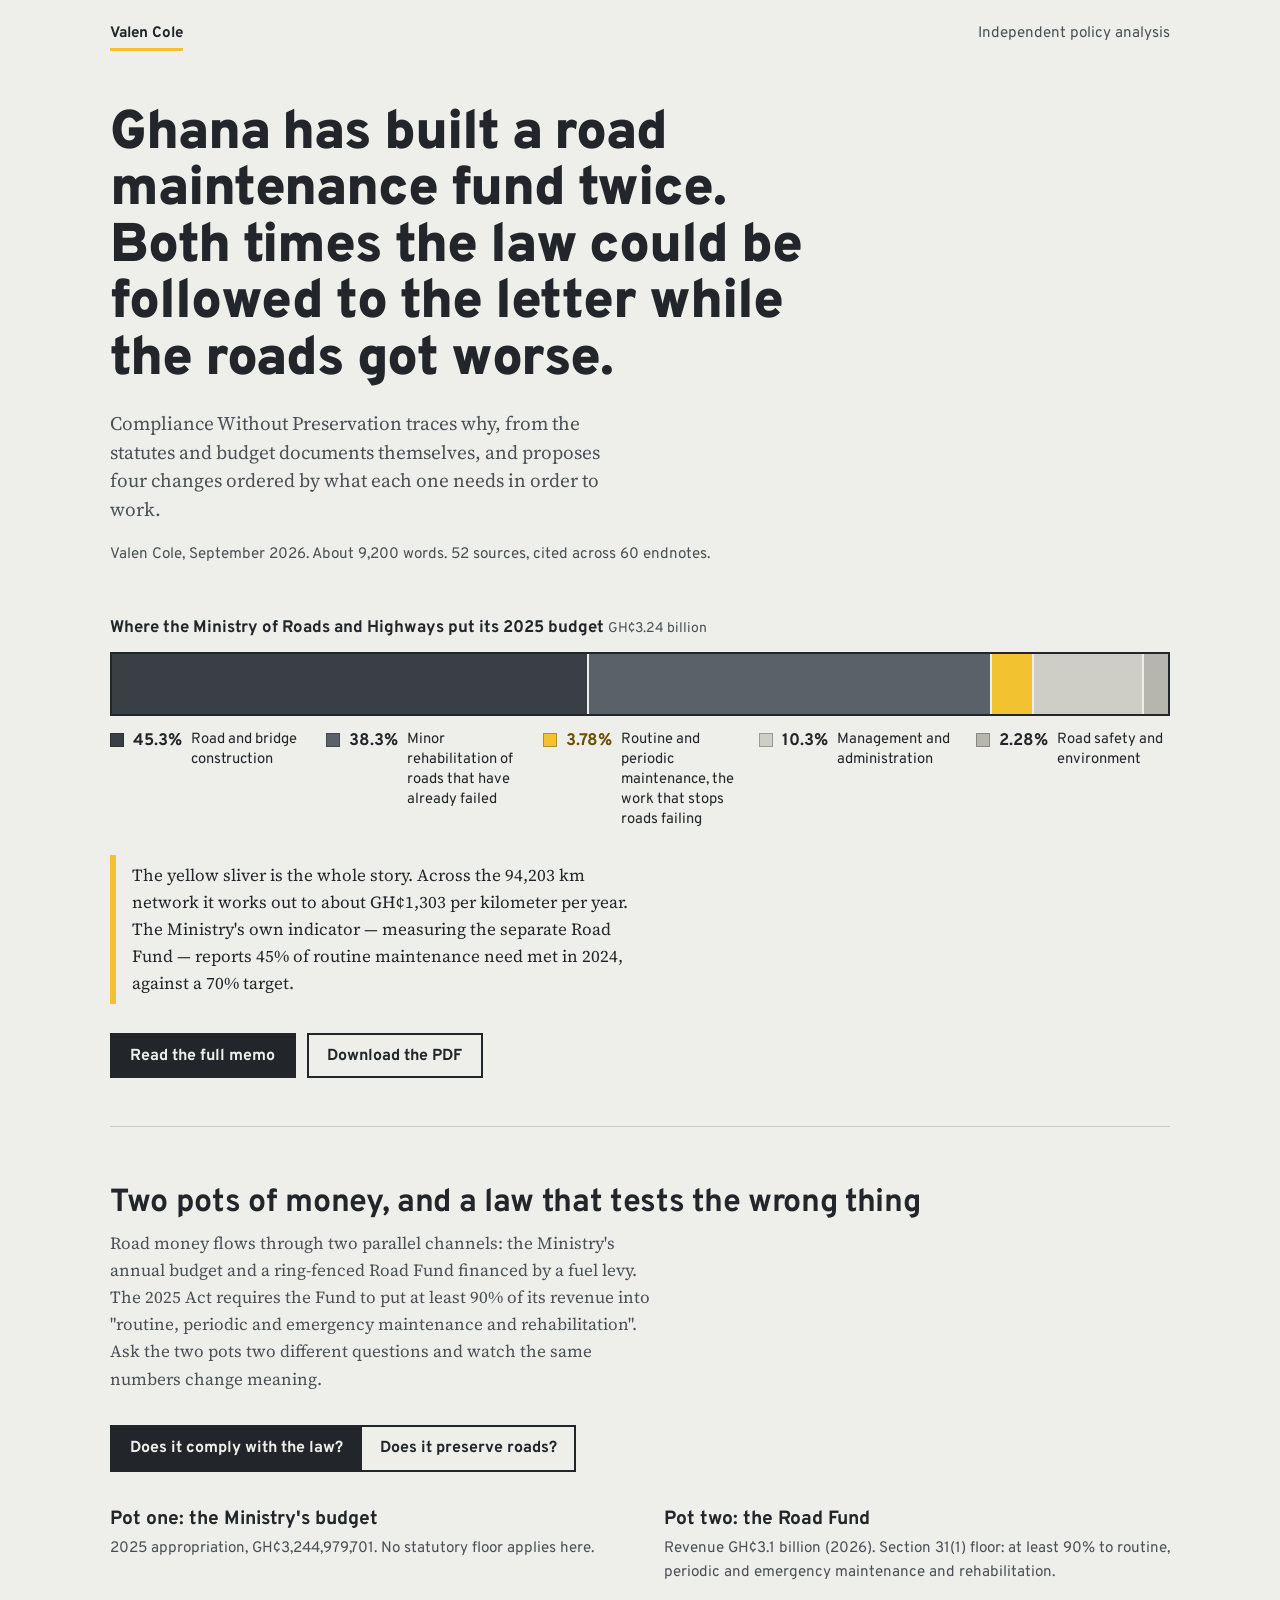
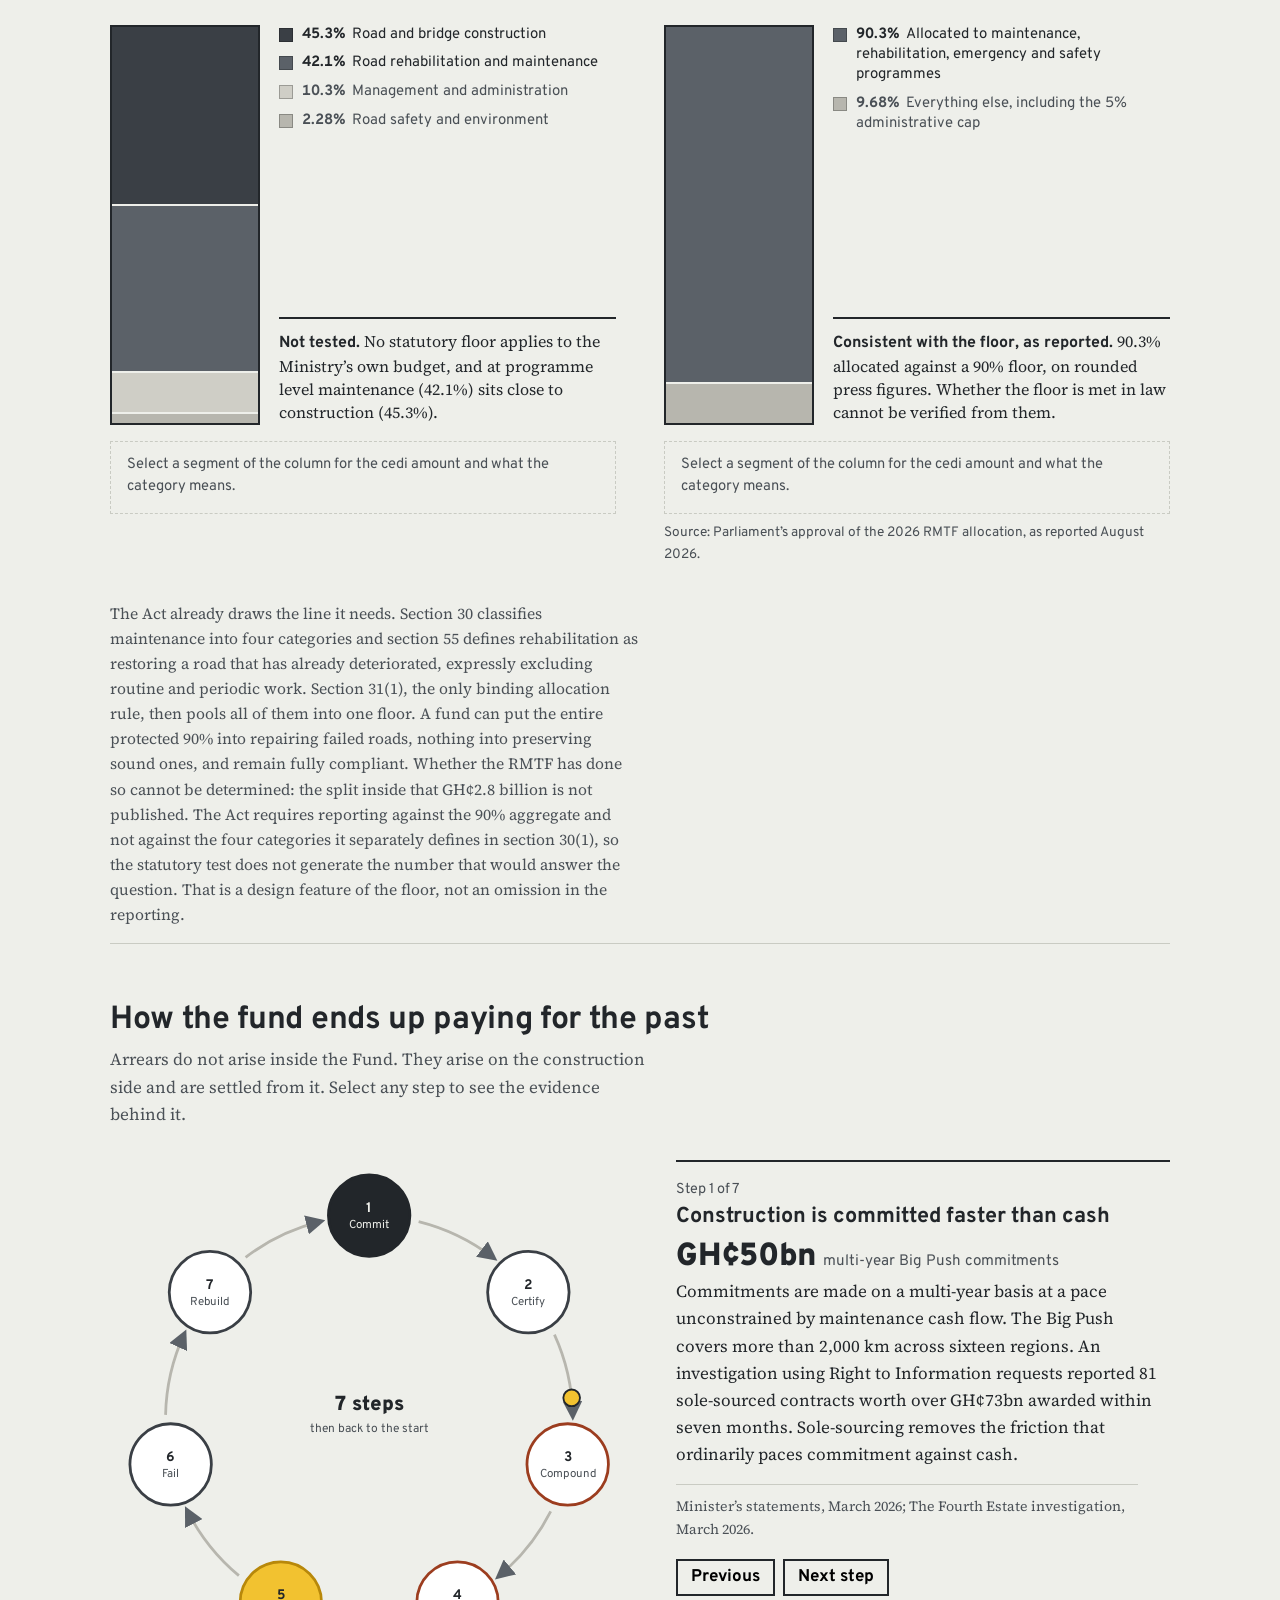
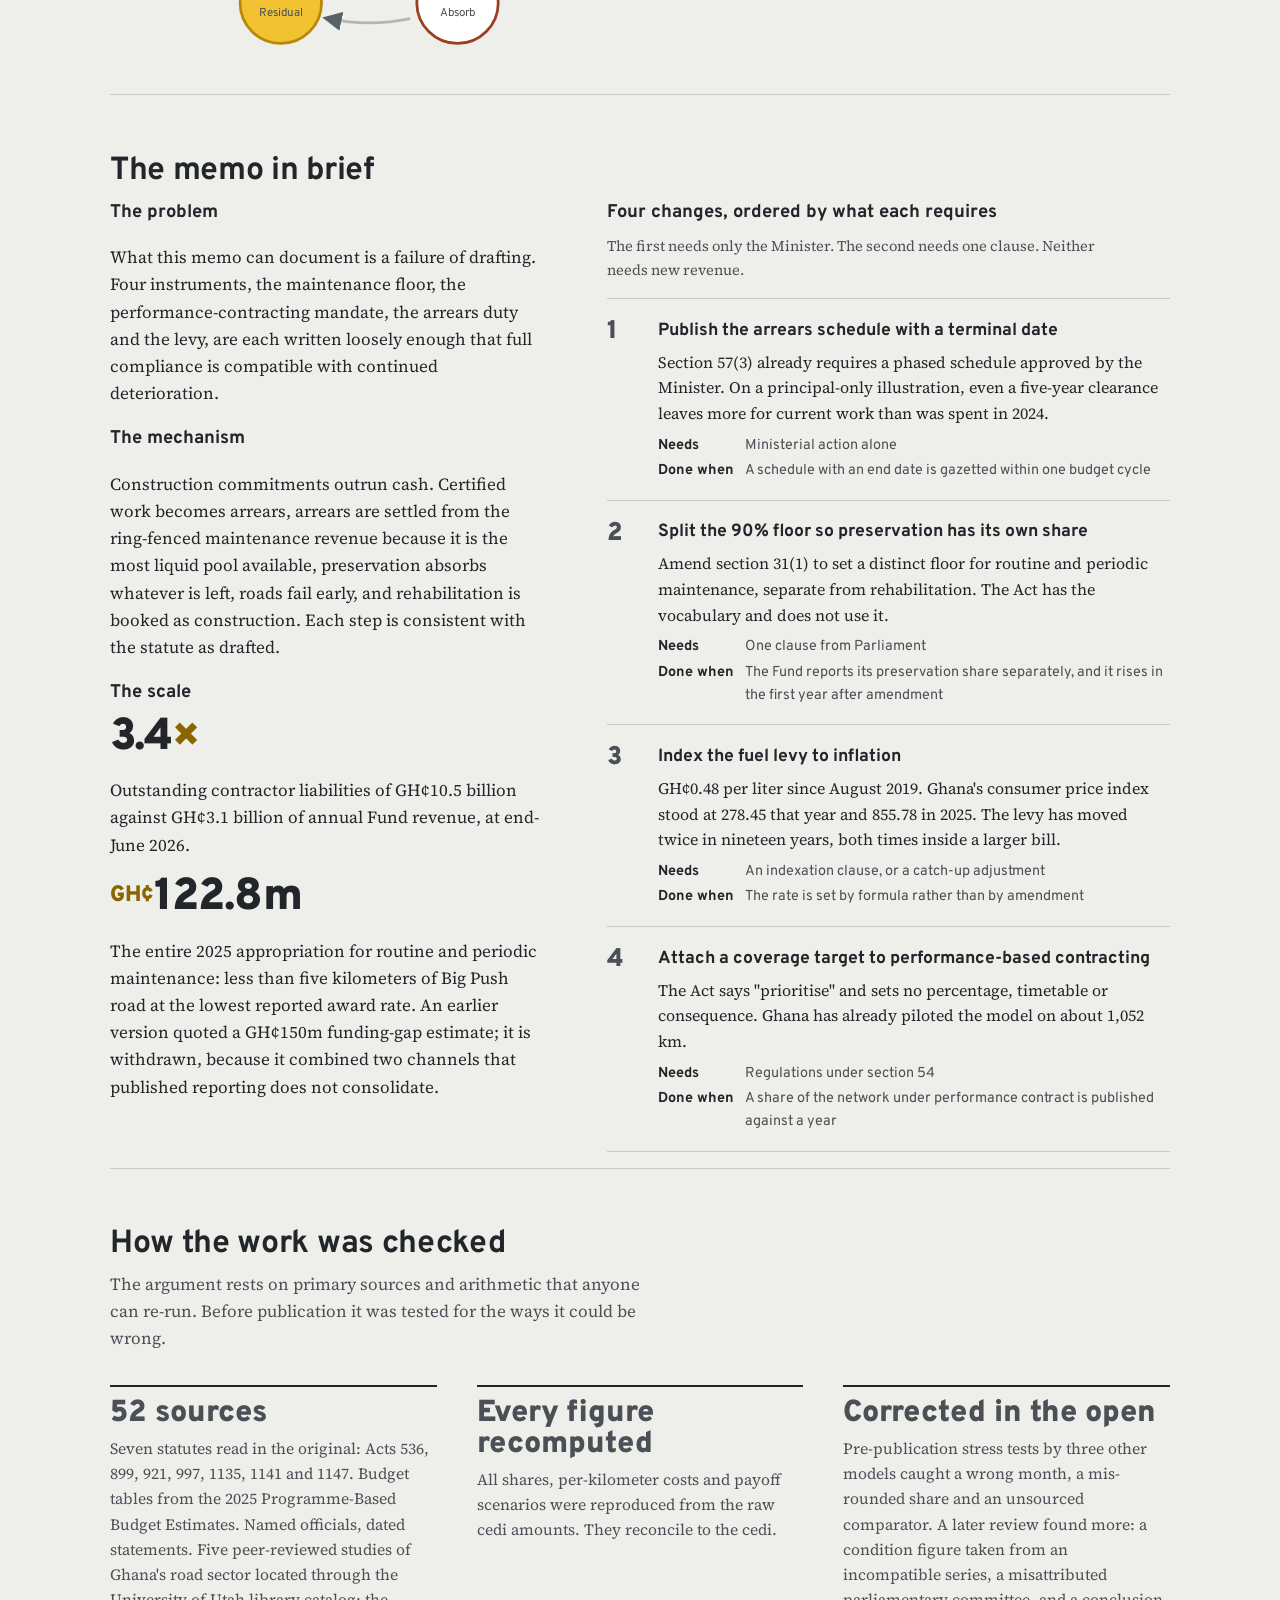
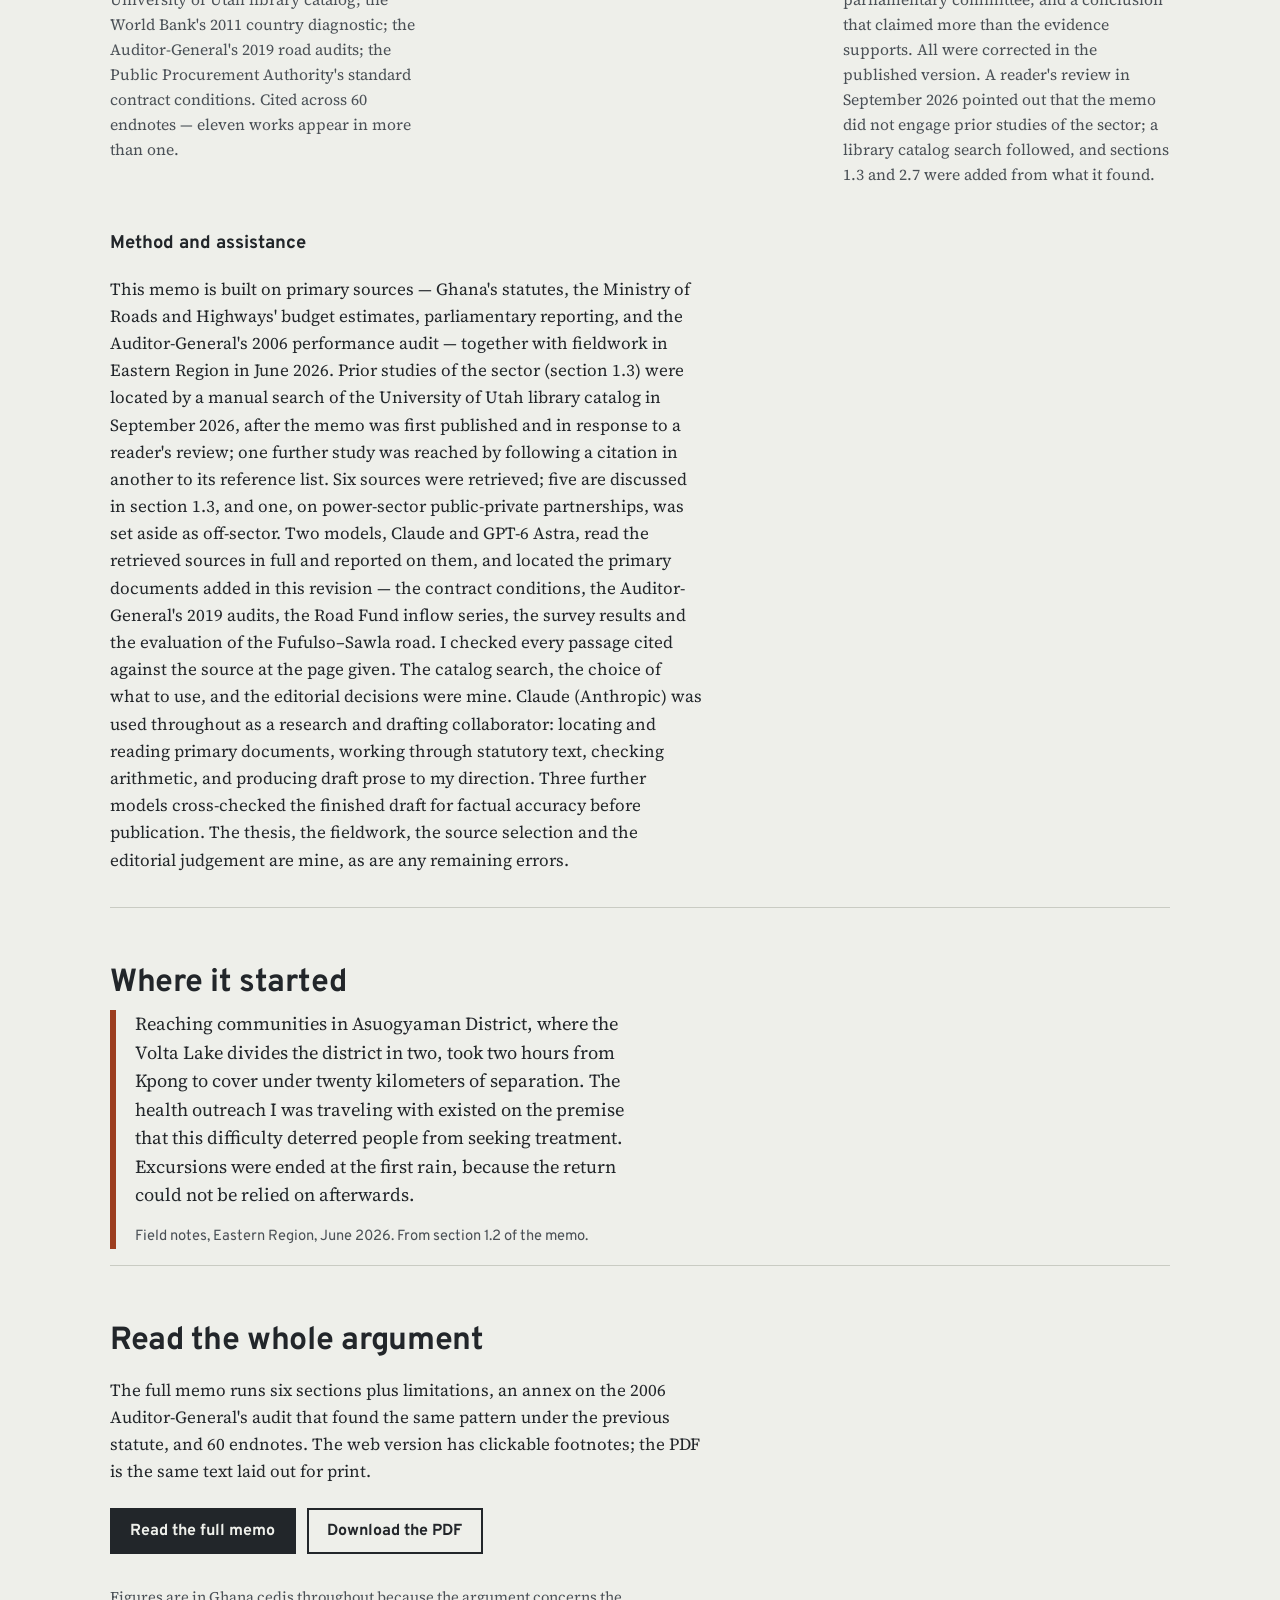
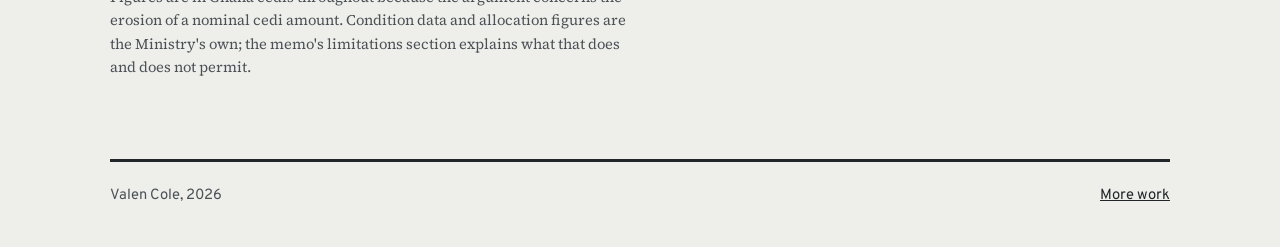
<file: writing/ghana-roads/index.html>
<!DOCTYPE html>
<html lang="en">
<head>
<meta charset="utf-8">
<meta name="viewport" content="width=device-width,initial-scale=1">
<link rel="icon" href="/favicon.svg" type="image/svg+xml">
<title>Compliance Without Preservation — Ghana's road maintenance funds</title>
<meta name="description" content="Why Ghana's road maintenance funds keep failing, and the four changes that would matter most. An independent policy analysis from primary sources.">
<link rel="preconnect" href="https://fonts.googleapis.com">
<link rel="preconnect" href="https://fonts.gstatic.com" crossorigin>
<link href="https://fonts.googleapis.com/css2?family=Overpass:wght@400;700;900&family=Source+Serif+4:ital,opsz,wght@0,8..60,400;0,8..60,700;1,8..60,400&display=swap" rel="stylesheet">
<style>
:root{
  --paper:#EEEFEA; --ink:#22262A; --ink-2:#4A5056; --rule:#C9CBC3;
  --yellow:#F2C230; --laterite:#9C3D1F; --asphalt:#3A3F45; --asphalt-2:#5B6168;
  --concrete:#CFCEC6; --concrete-2:#B7B6AE; --white:#FFFFFF;
  --sans:"Overpass","Helvetica Neue",Arial,sans-serif;
  --serif:"Source Serif 4",Charter,Georgia,serif;
}
*{box-sizing:border-box}
html{background:var(--paper);scroll-behavior:smooth}
body{margin:0;color:var(--ink);font-family:var(--serif);font-size:1.0625rem;line-height:1.6;background:var(--paper)}
h1,h2,h3,.sans{font-family:var(--sans)}
a{color:inherit}
:focus-visible{outline:3px solid var(--yellow);outline-offset:3px}
.wrap{max-width:1100px;margin:0 auto;padding:0 1.25rem}
p{max-width:66ch}

/* top bar */
.top{display:flex;justify-content:space-between;align-items:baseline;gap:1rem;flex-wrap:wrap;padding:1.4rem 0 0;font-family:var(--sans);font-size:.95rem}
.top .site{text-decoration:none;font-weight:700;border-bottom:3px solid var(--yellow);padding-bottom:1px}
.top .kind{color:var(--ink-2)}

/* buttons */
.btn{display:inline-block;font-family:var(--sans);font-weight:700;font-size:1rem;line-height:1;padding:.8rem 1.15rem;border:2px solid var(--ink);color:var(--ink);text-decoration:none;background:transparent}
.btn.primary{background:var(--ink);color:var(--paper)}
.btn:hover{background:var(--white)} .btn.primary:hover{background:#000}
.actions{display:flex;gap:.7rem;flex-wrap:wrap;margin-top:1.8rem}

/* hero */
.hero{padding:3.5rem 0 3rem}
.hero h1{font-size:clamp(2rem,4.6vw,3.4rem);line-height:1.04;letter-spacing:-.02em;font-weight:900;margin:0 0 1.2rem;max-width:20ch}
.hero .lede{font-size:1.2rem;line-height:1.5;color:var(--ink-2);max-width:52ch;margin:0}
.hero .by{font-family:var(--sans);color:var(--ink-2);font-size:.95rem;margin:1.2rem 0 0}

/* the appropriation bar */
.bar-block{margin-top:3rem}
.bar-title{font-family:var(--sans);font-weight:700;font-size:1.05rem;margin:0 0 .6rem}
.bar-title small{font-weight:400;color:var(--ink-2)}
.bar{display:flex;height:64px;width:100%;border:2px solid var(--ink);background:var(--white)}
.bar .seg{position:relative;height:100%;border-right:2px solid var(--paper)}
.bar .seg:last-child{border-right:0}
.bar .seg.construction{background:var(--asphalt)}
.bar .seg.rehab{background:var(--asphalt-2)}
.bar .seg.admin{background:var(--concrete)}
.bar .seg.safety{background:var(--concrete-2)}
.bar .seg.preserve{background:var(--yellow);min-width:6px}
.bar-legend{display:grid;grid-template-columns:repeat(auto-fit,minmax(190px,1fr));gap:.6rem 1.4rem;margin-top:.9rem;font-family:var(--sans);font-size:.92rem;line-height:1.35}
.bar-legend div{display:flex;gap:.55rem;align-items:flex-start}
.sw{flex:0 0 14px;height:14px;margin-top:3px;border:1px solid rgba(0,0,0,.25)}
.sw.construction{background:var(--asphalt)} .sw.rehab{background:var(--asphalt-2)} .sw.admin{background:var(--concrete)} .sw.safety{background:var(--concrete-2)} .sw.preserve{background:var(--yellow)}
.sw.minor{background:var(--asphalt-2)} .sw.periodic{background:var(--yellow)} .sw.routine{background:#FFE58A}
.sw.arrears{background:var(--laterite)} .sw.loan{background:#C27A5B} .sw.current{background:var(--concrete)} .sw.outside{background:var(--concrete-2)} .sw.floor{background:var(--asphalt-2)}
.bar-legend strong{display:block;font-size:1.05rem}
.bar-legend .preserve-note strong{color:#6B4F00}
.callout{border-left:6px solid var(--yellow);padding:.4rem 0 .4rem 1rem;margin:1.6rem 0 0;max-width:60ch}
.callout p{margin:0}

/* sections */
section{padding:3.6rem 0 1rem;border-top:1px solid var(--rule)}
section h2{font-size:clamp(1.5rem,2.6vw,2rem);line-height:1.15;margin:0 0 .5rem;letter-spacing:-.01em}
section .intro{color:var(--ink-2);margin:0 0 2rem;max-width:60ch}

/* two pots */
.toggle{display:inline-flex;border:2px solid var(--ink);margin:0 0 2rem;font-family:var(--sans)}
.toggle button{font:inherit;font-weight:700;font-size:1rem;background:transparent;border:0;padding:.75rem 1.1rem;cursor:pointer;color:var(--ink);line-height:1.2}
.toggle button[aria-pressed=true]{background:var(--ink);color:var(--paper)}
.toggle button+button{border-left:2px solid var(--ink)}
.pots{display:grid;grid-template-columns:1fr;gap:2.5rem}
@media(min-width:820px){.pots{grid-template-columns:1fr 1fr;gap:3rem}}
.pot h3{font-size:1.2rem;margin:0 0 .15rem}
.pot .sub{font-family:var(--sans);color:var(--ink-2);font-size:.95rem;margin:0 0 1rem;min-height:4.7em}
.pot-row{display:grid;grid-template-columns:120px 1fr;gap:1.2rem;align-items:stretch}
@media(min-width:520px){.pot-row{grid-template-columns:150px 1fr}}
.column{height:400px;display:flex;flex-direction:column;border:2px solid var(--ink);background:var(--white)}
.column button.seg{display:block;width:100%;border:0;min-height:5px;border-bottom:2px solid var(--paper);padding:0;cursor:pointer;position:relative;transition:flex-basis .45s ease}
.column button.seg:last-child{border-bottom:0}
.column button.seg[data-k=construction]{background:var(--asphalt)}
.column button.seg[data-k=rehab]{background:var(--asphalt-2)}
.column button.seg[data-k=minor]{background:var(--asphalt-2)}
.column button.seg[data-k=periodic]{background:var(--yellow)}
.column button.seg[data-k=routine]{background:#FFE58A}
.column button.seg[data-k=admin]{background:var(--concrete)}
.column button.seg[data-k=safety]{background:var(--concrete-2)}
.column button.seg[data-k=floor]{background:var(--asphalt-2)}
.column button.seg[data-k=outside]{background:var(--concrete-2)}
.column button.seg[data-k=arrears]{background:var(--laterite)}
.column button.seg[data-k=loan]{background:#C27A5B}
.column button.seg[data-k=current]{background:var(--concrete)}
.column button.seg[aria-pressed=true]::after{content:"";position:absolute;inset:0;border:3px solid var(--ink);pointer-events:none}
.column button.seg:hover{filter:brightness(1.08)}
.legend{font-family:var(--sans);font-size:.93rem;line-height:1.35;display:flex;flex-direction:column;justify-content:space-between}
.legend ul{list-style:none;margin:0;padding:0}
.legend li{display:flex;gap:.55rem;align-items:flex-start;margin:0 0 .55rem}
.legend li .sw{margin-top:3px}
.legend li .n{font-weight:700;font-variant-numeric:tabular-nums;margin-right:.35rem}
.legend li.dim{color:var(--ink-2)}
.verdict{border-top:2px solid var(--ink);padding-top:.7rem;margin-top:1rem;font-family:var(--serif);font-size:1rem;line-height:1.45}
.verdict strong{font-family:var(--sans)}
.detail{margin:1rem 0 0;min-height:4.6rem;padding:.8rem 1rem;background:var(--white);border:1px solid var(--rule);font-size:.98rem;line-height:1.45}
.detail .amt{font-family:var(--sans);font-weight:700;margin-right:.5rem}
.detail.hint{color:var(--ink-2);font-family:var(--sans);font-size:.92rem;background:transparent;border-style:dashed}
.pot .yr{font-family:var(--sans);font-size:.85rem;color:var(--ink-2);margin:.5rem 0 0}
.pots-note{margin:2.2rem 0 0;max-width:66ch;color:var(--ink-2);font-size:.98rem}

/* loop */
.loop-grid{display:grid;grid-template-columns:1fr;gap:2rem;align-items:start}
@media(min-width:900px){.loop-grid{grid-template-columns:minmax(0,1.05fr) minmax(0,1fr);gap:3rem}}
.loop-svg{width:100%;height:auto;display:block;max-width:560px}
.loop-svg .node{cursor:pointer}
.loop-svg .node circle{fill:var(--white);stroke:var(--asphalt);stroke-width:3;transition:fill .2s}
.loop-svg .node.arrears circle{stroke:var(--laterite)}
.loop-svg .node.preserve circle{stroke:#B8880A;fill:var(--yellow)}
.loop-svg .node text{font-family:var(--sans);font-weight:700;font-size:15px;fill:var(--ink);text-anchor:middle;pointer-events:none}
.loop-svg .node .lbl{font-weight:400;font-size:12.5px;fill:var(--ink-2)}
.loop-svg .node[aria-pressed=true] circle{fill:var(--ink);stroke:var(--ink)}
.loop-svg .node[aria-pressed=true] text{fill:var(--paper)}
.loop-svg .node.preserve[aria-pressed=true] circle{fill:var(--ink)}
.loop-svg .node:focus{outline:none}
.loop-svg .node:focus circle{stroke-width:5}
.loop-svg .track{fill:none;stroke:var(--concrete-2);stroke-width:3}
.loop-svg .arrow{fill:var(--asphalt-2)}
.loop-svg .pulse{fill:var(--yellow);stroke:var(--ink);stroke-width:2}
@media(prefers-reduced-motion:reduce){.loop-svg .pulse{display:none}}
.loop-svg .center text{font-family:var(--sans);text-anchor:middle;fill:var(--ink-2);font-size:13px}
.loop-svg .center .big{font-size:22px;font-weight:900;fill:var(--ink)}
.step{border-top:2px solid var(--ink);padding-top:1rem}
.step .k{font-family:var(--sans);font-size:.9rem;color:var(--ink-2);margin:0 0 .2rem}
.step h3{font-size:1.35rem;line-height:1.2;margin:0 0 .7rem}
.step p{margin:0 0 .8rem}
.step .fig{font-family:var(--sans);font-weight:900;font-size:2rem;line-height:1;margin:0 0 .3rem;letter-spacing:-.01em}
.step .fig small{font-weight:400;font-size:.95rem;color:var(--ink-2);letter-spacing:0;margin-left:.4rem}
.step .src{font-size:.88rem;color:var(--ink-2);border-top:1px solid var(--rule);padding-top:.6rem;margin-top:1rem}
.stepnav{display:flex;gap:.5rem;margin-top:1.2rem;font-family:var(--sans)}
.stepnav button{font:inherit;font-weight:700;background:transparent;border:2px solid var(--ink);padding:.5rem .8rem;cursor:pointer;line-height:1}
.stepnav button:hover{background:var(--white)}

/* brief */
.brief{display:grid;grid-template-columns:1fr;gap:2.4rem}
@media(min-width:900px){.brief{grid-template-columns:minmax(0,1fr) minmax(0,1.3fr);gap:4rem}}
.brief h3{font-size:1.15rem;margin:0 0 .5rem}
.brief .num{font-family:var(--sans);font-weight:900;font-size:2.8rem;line-height:1;letter-spacing:-.02em;margin:0 0 .2rem}
.brief .num span{color:#8A6600} .brief .num span.cur{font-size:.5em;vertical-align:.35em;letter-spacing:0}
.recs{list-style:none;margin:0;padding:0;counter-reset:rec}
.recs li{counter-increment:rec;display:grid;grid-template-columns:2.4rem 1fr;gap:.8rem;padding:1.1rem 0;border-top:1px solid var(--rule)}
.recs li:last-child{border-bottom:1px solid var(--rule)}
.recs li::before{content:counter(rec);font-family:var(--sans);font-weight:900;font-size:1.6rem;line-height:1;color:var(--ink-2);padding-top:.15rem}
.recs h4{font-family:var(--sans);font-size:1.1rem;margin:0 0 .3rem}
.recs p{margin:0 0 .45rem;font-size:1rem}
.recs .meta{font-family:var(--sans);font-size:.9rem;color:var(--ink-2);display:grid;grid-template-columns:auto 1fr;gap:.15rem .7rem}
.recs .meta b{font-weight:700;color:var(--ink)}
.order-note{font-size:.92rem;color:var(--ink-2);margin:0 0 1rem}

/* checks */
.checks{display:grid;grid-template-columns:1fr;gap:1.6rem}
@media(min-width:820px){.checks{grid-template-columns:1fr 1fr 1fr;gap:2.5rem}}
.check{border-top:2px solid var(--ink);padding-top:.8rem}
.check .fig{font-family:var(--sans);font-weight:900;font-size:1.9rem;line-height:1;margin:0 0 .4rem}
.check p{margin:0;font-size:.98rem;color:var(--ink-2)}
.method{margin-top:2.6rem;max-width:66ch}
.method h3{font-size:1.15rem;margin:0 0 .5rem}

/* field */
.field blockquote{margin:0;padding:0 0 0 1.2rem;border-left:6px solid var(--laterite);font-size:1.15rem;line-height:1.55;max-width:60ch}
.field blockquote p{margin:0 0 1rem}
.field cite{display:block;font-family:var(--sans);font-style:normal;font-size:.92rem;color:var(--ink-2)}

/* close */
.close{padding-bottom:4rem}
.close .actions{margin-top:1.4rem}
.close p.small{font-size:.92rem;color:var(--ink-2);margin-top:2rem}
footer{border-top:3px solid var(--ink);padding:1.4rem 0 2.5rem;font-family:var(--sans);font-size:.92rem;color:var(--ink-2);display:flex;justify-content:space-between;flex-wrap:wrap;gap:1rem}
footer a{color:var(--ink)}
</style>
</head>
<body>
<div class="wrap">

<nav class="top" aria-label="Site">
  <a class="site" href="/">Valen Cole</a>
  <span class="kind">Independent policy analysis</span>
</nav>

<header class="hero">
  <h1>Ghana has built a road maintenance fund twice. Both times the law could be followed to the letter while the roads got worse.</h1>
  <p class="lede">Compliance Without Preservation traces why, from the statutes and budget documents themselves, and proposes four changes ordered by what each one needs in order to work.</p>
  <p class="by">Valen Cole, September 2026. About 9,200 words. 52 sources, cited across 60 endnotes.</p>

  <div class="bar-block">
    <p class="bar-title">Where the Ministry of Roads and Highways put its 2025 budget <small>GH¢3.24 billion</small></p>
    <div class="bar" role="img" aria-label="2025 appropriation: 45.3% road and bridge construction, 38.3% minor rehabilitation, 3.78% routine and periodic maintenance, 10.3% administration, 2.28% road safety">
      <div class="seg construction" style="flex:45.33"></div>
      <div class="seg rehab" style="flex:38.29"></div>
      <div class="seg preserve" style="flex:3.78"></div>
      <div class="seg admin" style="flex:10.32"></div>
      <div class="seg safety" style="flex:2.28"></div>
    </div>
    <div class="bar-legend">
      <div><span class="sw construction"></span><div><strong>45.3%</strong>Road and bridge construction</div></div>
      <div><span class="sw rehab"></span><div><strong>38.3%</strong>Minor rehabilitation of roads that have already failed</div></div>
      <div class="preserve-note"><span class="sw preserve"></span><div><strong>3.78%</strong>Routine and periodic maintenance, the work that stops roads failing</div></div>
      <div><span class="sw admin"></span><div><strong>10.3%</strong>Management and administration</div></div>
      <div><span class="sw safety"></span><div><strong>2.28%</strong>Road safety and environment</div></div>
    </div>
    <div class="callout"><p>The yellow sliver is the whole story. Across the 94,203 km network it works out to about GH¢1,303 per kilometer per year. The Ministry's own indicator — measuring the separate Road Fund — reports 45% of routine maintenance need met in 2024, against a 70% target.</p></div>
  </div>

  <div class="actions">
    <a class="btn primary" href="ghana-roads-memo.html">Read the full memo</a>
    <a class="btn" href="compliance-without-preservation.pdf" download>Download the PDF</a>
  </div>
</header>

<!-- ===================== TWO POTS ===================== -->
<section id="pots" aria-labelledby="pots-h">
  <h2 id="pots-h">Two pots of money, and a law that tests the wrong thing</h2>
  <p class="intro">Road money flows through two parallel channels: the Ministry's annual budget and a ring-fenced Road Fund financed by a fuel levy. The 2025 Act requires the Fund to put at least 90% of its revenue into "routine, periodic and emergency maintenance and rehabilitation". Ask the two pots two different questions and watch the same numbers change meaning.</p>

  <div class="toggle" role="group" aria-label="Choose the question">
    <button type="button" id="q-comply" aria-pressed="true">Does it comply with the law?</button>
    <button type="button" id="q-preserve" aria-pressed="false">Does it preserve roads?</button>
  </div>

  <div class="pots">
    <div class="pot" id="pot1">
      <h3>Pot one: the Ministry's budget</h3>
      <p class="sub">2025 appropriation, GH¢3,244,979,701. No statutory floor applies here.</p>
      <div class="pot-row">
        <div class="column" id="col1" aria-label="Ministry appropriation by programme"></div>
        <div class="legend"><ul id="leg1"></ul><div class="verdict" id="ver1"></div></div>
      </div>
      <div class="detail" id="det1" aria-live="polite"></div>
    </div>

    <div class="pot" id="pot2">
      <h3>Pot two: the Road Fund</h3>
      <p class="sub" id="sub2">Revenue GH¢3.1 billion (2026). Section 31(1) floor: at least 90% to maintenance and rehabilitation.</p>
      <div class="pot-row">
        <div class="column" id="col2" aria-label="Road Fund allocation"></div>
        <div class="legend"><ul id="leg2"></ul><div class="verdict" id="ver2"></div></div>
      </div>
      <div class="detail" id="det2" aria-live="polite"></div>
      <p class="yr" id="yr2"></p>
    </div>
  </div>

  <p class="pots-note">The Act already draws the line it needs. Section 30 classifies maintenance into four categories and section 55 defines rehabilitation as restoring a road that has already deteriorated, expressly excluding routine and periodic work. Section 31(1), the only binding allocation rule, then pools all of them into one floor. A fund can put the entire protected 90% into repairing failed roads, nothing into preserving sound ones, and remain fully compliant. Whether the RMTF has done so cannot be determined: the split inside that GH¢2.8 billion is not published. The Act requires reporting against the 90% aggregate and not against the four categories it separately defines in section 30(1), so the statutory test does not generate the number that would answer the question. That is a design feature of the floor, not an omission in the reporting.</p>
</section>

<!-- ===================== THE LOOP ===================== -->
<section id="loop" aria-labelledby="loop-h">
  <h2 id="loop-h">How the fund ends up paying for the past</h2>
  <p class="intro">Arrears do not arise inside the Fund. They arise on the construction side and are settled from it. Select any step to see the evidence behind it.</p>

  <div class="loop-grid">
    <svg class="loop-svg" viewBox="0 0 560 560" xmlns="http://www.w3.org/2000/svg" aria-label="The arrears loop, seven steps">
      <defs>
        <marker id="ah" viewBox="0 0 10 10" refX="7" refY="5" markerWidth="7" markerHeight="7" orient="auto-start-reverse"><path d="M0 0L10 5L0 10z" class="arrow"/></marker>
        <path id="ring" d="M280 60 A220 220 0 1 1 279.99 60"/>
      </defs>
      <g id="arcs"></g>
      <g class="center" transform="translate(280 280)">
        <text y="-10" class="big">7 steps</text>
        <text y="14">then back to the start</text>
      </g>
      <g id="nodes"></g>
      <circle class="pulse" r="9" visibility="hidden"><set attributeName="visibility" to="visible" begin="0.6s" end="7.6s"/><animateMotion dur="7s" begin="0.6s" repeatCount="1" fill="remove"><mpath href="#ring"/></animateMotion></circle>
    </svg>

    <div class="step" id="step" aria-live="polite">
      <p class="k" id="step-k"></p>
      <h3 id="step-h"></h3>
      <p class="fig" id="step-fig"></p>
      <div id="step-body"></div>
      <p class="src" id="step-src"></p>
      <div class="stepnav">
        <button type="button" id="prev" aria-label="Previous step">Previous</button>
        <button type="button" id="next" aria-label="Next step">Next step</button>
      </div>
    </div>
  </div>
</section>

<!-- ===================== IN BRIEF ===================== -->
<section id="brief" aria-labelledby="brief-h">
  <h2 id="brief-h">The memo in brief</h2>
  <div class="brief">
    <div>
      <h3>The problem</h3>
      <p>What this memo can document is a failure of drafting. Four instruments, the maintenance floor, the performance-contracting mandate, the arrears duty and the levy, are each written loosely enough that full compliance is compatible with continued deterioration.</p>
      <h3>The mechanism</h3>
      <p>Construction commitments outrun cash. Certified work becomes arrears, arrears are settled from the ring-fenced maintenance revenue because it is the most liquid pool available, preservation absorbs whatever is left, roads fail early, and rehabilitation is booked as construction. Each step is consistent with the statute as drafted.</p>
      <h3>The scale</h3>
      <p class="num">3.4<span>×</span></p>
      <p>Outstanding contractor liabilities of GH¢10.5 billion against GH¢3.1 billion of annual Fund revenue, at end-June 2026.</p>
      <p class="num"><span class="cur">GH¢</span>122.8m</p>
      <p>The entire 2025 appropriation for routine and periodic maintenance: less than five kilometers of Big Push road at the lowest reported award rate. An earlier version quoted a GH¢150m funding-gap estimate; it is withdrawn, because it combined two channels that published reporting does not consolidate.</p>
    </div>
    <div>
      <h3>Four changes, ordered by what each requires</h3>
      <p class="order-note">The first needs only the Minister. The second needs one clause. Neither needs new revenue.</p>
      <ol class="recs">
        <li>
          <div>
            <h4>Publish the arrears schedule with a terminal date</h4>
            <p>Section 57(3) already requires a phased schedule approved by the Minister. On a principal-only illustration, even a five-year clearance leaves more for current work than was spent in 2024.</p>
            <div class="meta"><b>Needs</b><span>Ministerial action alone</span><b>Done when</b><span>A schedule with an end date is gazetted within one budget cycle</span></div>
          </div>
        </li>
        <li>
          <div>
            <h4>Split the 90% floor so preservation has its own share</h4>
            <p>Amend section 31(1) to set a distinct floor for routine and periodic maintenance, separate from rehabilitation. The Act has the vocabulary and does not use it.</p>
            <div class="meta"><b>Needs</b><span>One clause from Parliament</span><b>Done when</b><span>The Fund reports its preservation share separately, and it rises in the first year after amendment</span></div>
          </div>
        </li>
        <li>
          <div>
            <h4>Index the fuel levy to inflation</h4>
            <p>GH¢0.48 per liter since August 2019. Ghana's consumer price index stood at 278.45 that year and 855.78 in 2025. The levy has moved twice in nineteen years, both times inside a larger bill.</p>
            <div class="meta"><b>Needs</b><span>An indexation clause, or a catch-up adjustment</span><b>Done when</b><span>The rate is set by formula rather than by amendment</span></div>
          </div>
        </li>
        <li>
          <div>
            <h4>Attach a coverage target to performance-based contracting</h4>
            <p>The Act says "prioritise" and sets no percentage, timetable or consequence. Ghana has already piloted the model on about 1,052 km.</p>
            <div class="meta"><b>Needs</b><span>Regulations under section 54</span><b>Done when</b><span>A share of the network under performance contract is published against a year</span></div>
          </div>
        </li>
      </ol>
    </div>
  </div>
</section>

<!-- ===================== CHECKS ===================== -->
<section id="checks" aria-labelledby="checks-h">
  <h2 id="checks-h">How the work was checked</h2>
  <p class="intro">The argument rests on primary sources and arithmetic that anyone can re-run. Before publication it was tested for the ways it could be wrong.</p>
  <div class="checks">
    <div class="check"><p class="fig">52 sources</p><p>Seven statutes read in the original: Acts 536, 899, 921, 997, 1135, 1141 and 1147. Budget tables from the 2025 Programme-Based Budget Estimates. Named officials, dated statements. Five peer-reviewed studies of Ghana's road sector located through the University of Utah library catalog; the World Bank's 2011 country diagnostic; the Auditor-General's 2019 road audits; the Public Procurement Authority's standard contract conditions. Cited across 60 endnotes &mdash; eleven works appear in more than one.</p></div>
    <div class="check"><p class="fig">Every figure recomputed</p><p>All shares, per-kilometer costs and payoff scenarios were reproduced from the raw cedi amounts. They reconcile to the cedi.</p></div>
    <div class="check"><p class="fig">Corrected in the open</p><p>Pre-publication stress tests by three other models caught a wrong month, a mis-rounded share and an unsourced comparator. A later review found more: a condition figure taken from an incompatible series, a misattributed parliamentary committee, and a conclusion that claimed more than the evidence supports. All were corrected in the published version. A reader's review in September 2026 pointed out that the memo did not engage prior studies of the sector; a library catalog search followed, and sections 1.3 and 2.7 were added from what it found.</p></div>
  </div>
  <div class="method">
    <h3>Method and assistance</h3>
    <p>This memo is built on primary sources — Ghana's statutes, the Ministry of Roads and Highways' budget estimates, parliamentary reporting, and the Auditor-General's 2006 performance audit — together with fieldwork in Eastern Region in June 2026. Prior studies of the sector (section 1.3) were located by a manual search of the University of Utah library catalog in September 2026, after the memo was first published and in response to a reader's review; one further study was reached by following a citation in another to its reference list. Six sources were retrieved; five are discussed in section 1.3, and one, on power-sector public-private partnerships, was set aside as off-sector. Two models, Claude and GPT-6 Astra, read the retrieved sources in full and reported on them, and located the primary documents added in this revision — the contract conditions, the Auditor-General's 2019 audits, the Road Fund inflow series, the survey results and the evaluation of the Fufulso–Sawla road. I checked every passage cited against the source at the page given. The catalog search, the choice of what to use, and the editorial decisions were mine. Claude (Anthropic) was used throughout as a research and drafting collaborator: locating and reading primary documents, working through statutory text, checking arithmetic, and producing draft prose to my direction. Three further models cross-checked the finished draft for factual accuracy before publication. The thesis, the fieldwork, the source selection and the editorial judgement are mine, as are any remaining errors.</p>
  </div>
</section>

<!-- ===================== FIELD ===================== -->
<section id="field" class="field" aria-labelledby="field-h">
  <h2 id="field-h">Where it started</h2>
  <blockquote>
    <p>Reaching communities in Asuogyaman District, where the Volta Lake divides the district in two, took two hours from Kpong to cover under twenty kilometers of separation. The health outreach I was traveling with existed on the premise that this difficulty deterred people from seeking treatment. Excursions were ended at the first rain, because the return could not be relied on afterwards.</p>
    <cite>Field notes, Eastern Region, June 2026. From section 1.2 of the memo.</cite>
  </blockquote>
</section>

<!-- ===================== CLOSE ===================== -->
<section id="read" class="close" aria-labelledby="read-h">
  <h2 id="read-h">Read the whole argument</h2>
  <p>The full memo runs six sections plus limitations, an annex on the 2006 Auditor-General's audit that found the same pattern under the previous statute, and 60 endnotes. The web version has clickable footnotes; the PDF is the same text laid out for print.</p>
  <div class="actions">
    <a class="btn primary" href="ghana-roads-memo.html">Read the full memo</a>
    <a class="btn" href="compliance-without-preservation.pdf" download>Download the PDF</a>
  </div>
  <p class="small">Figures are in Ghana cedis throughout because the argument concerns the erosion of a nominal cedi amount. Condition data and allocation figures are the Ministry's own; the memo's limitations section explains what that does and does not permit.</p>
</section>

<footer>
  <span>Valen Cole, 2026</span>
  <span><a href="/">More work</a></span>
</footer>

</div>

<script>
(function(){
  // ---------- data (all figures verified against the memo) ----------
  var TOTAL1 = 3244979701;
  var fmt = function(n){ return 'GH¢' + n.toLocaleString('en-GB'); };
  var fmtB = function(n){ return 'GH¢' + n.toFixed(2).replace(/\.?0+$/,'') + 'bn'; };

  var POT1 = {
    comply: [
      {k:'construction', pct:45.33, amt:1470845174, name:'Road and bridge construction', d:'Construction, major rehabilitation, reconstruction and upgrading of roads, and bridge works. Programme title in the 2025 estimates.'},
      {k:'rehab', pct:42.08, amt:1365373611, name:'Road rehabilitation and maintenance', d:'At programme level this looks close to parity with construction. The split inside it is the point of the other question.'},
      {k:'admin', pct:10.32, amt:334765852, name:'Management and administration', d:'Ministry and agency overheads.'},
      {k:'safety', pct:2.28, amt:73995064, name:'Road safety and environment', d:'Safety and environmental programmes.'}
    ],
    preserve: [
      {k:'construction', pct:45.33, amt:1470845174, name:'Road and bridge construction', d:'Construction, major rehabilitation, reconstruction and upgrading of roads, and bridge works.'},
      {k:'minor', pct:38.29, amt:1242601777, name:'Minor rehabilitation', d:'Culverts, drainage structures and minor upgrading on roads that have already deteriorated. Act 1147 defines rehabilitation as restoring a road after age, wear or damage, and expressly excludes routine and periodic maintenance from it. Corrective work, not preservation.'},
      {k:'periodic', pct:3.30, amt:106999429, name:'Periodic maintenance', d:'Planned, cyclical work that restores a road to near-original condition before it fails: surface dressing, resealing, regravelling.'},
      {k:'routine', pct:0.49, amt:15772405, name:'Routine maintenance', d:'Continuous preventive work: pothole patching, grading, vegetation control, drain clearing. Half a percent of the budget.'},
      {k:'admin', pct:10.32, amt:334765852, name:'Management and administration', d:'Ministry and agency overheads.'},
      {k:'safety', pct:2.28, amt:73995064, name:'Road safety and environment', d:'Safety and environmental programmes.'}
    ]
  };
  var POT2 = {
    comply: {
      sub:'Revenue GH¢3.1 billion (2026). Section 31(1) floor: at least 90% to routine, periodic and emergency maintenance and rehabilitation.',
      yr:'Source: Parliament\u2019s approval of the 2026 RMTF allocation, as reported August 2026.',
      segs:[
        {k:'floor', pct:90.32, amtB:2.8, name:'Allocated to maintenance, rehabilitation, emergency and safety programmes', d:'GH¢2.8bn of GH¢3.1bn revenue is 90.3%. The reported figures are consistent with the statutory floor; whether it is met in law cannot be verified from rounded press figures. Because rehabilitation sits inside the floor, nothing in this figure tells you whether any road was preserved.'},
        {k:'outside', pct:9.68, amtB:0.3, name:'Everything else, including the 5% administrative cap', d:'Section 31(2) caps administration at 5% of total disbursements.'}
      ]
    },
    preserve: {
      sub:'How the Fund\u2019s money was actually applied in 2024, the most recent year with a published breakdown. GH¢4.90 billion applied against about GH¢4.8 billion received.',
      yr:'Source: 2025 Programme-Based Budget Estimates, 2024 financial performance. The current-year row is derived from the approved allocation net of loan repayment, so it is an upper bound.',
      segs:[
        {k:'arrears', pct:75.66, amt:3706766080, name:'Arrears owed to contractors', d:'Interim payment certificates from earlier years, most of them for construction. The Fund is the most liquid pool available, so obligations are settled from it first.'},
        {k:'loan', pct:9.16, amt:448825900, name:'Repaying a loan the Fund itself had taken', d:'The Fund had borrowed against future revenue. Section 23 of the 2025 Act now prohibits this.'},
        {k:'current', pct:15.18, amt:743889444, name:'Current-year maintenance programme', d:'Roughly six cedis in every seven went to past obligations. The Ministry\u2019s own indicator says the Fund covered 45% of routine maintenance need in 2024, against a 70% target.'}
      ]
    }
  };
  var VERDICT = {
    comply: {
      p1:'<strong>Not tested.</strong> No statutory floor applies to the Ministry\u2019s own budget, and at programme level maintenance (42.1%) sits close to construction (45.3%).',
      p2:'<strong>Consistent with the floor, as reported.</strong> 90.3% allocated against a 90% floor, on rounded press figures. Whether the floor is met in law cannot be verified from them.'
    },
    preserve: {
      p1:'<strong>3.78% goes to preservation.</strong> 91% of the \u201cmaintenance\u201d programme is repair of roads that have already failed.',
      p2:'<strong>15% to current work.</strong> The other 85% paid for the past. Small contractors doing routine maintenance had been unpaid since 2019.'
    }
  };

  function build(colEl, legEl, detEl, segs, amtFn){
    colEl.innerHTML=''; legEl.innerHTML=''; detEl.innerHTML='Select a segment of the column for the cedi amount and what the category means.'; detEl.classList.add('hint');
    segs.forEach(function(s){
      var b=document.createElement('button'); b.type='button'; b.className='seg'; b.dataset.k=s.k;
      b.style.flex='0 0 '+s.pct+'%'; b.setAttribute('aria-pressed','false');
      b.setAttribute('aria-label', s.name+', '+s.pct.toFixed(s.pct<10?2:1)+' percent');
      b.addEventListener('click', function(){
        colEl.querySelectorAll('.seg').forEach(function(x){x.setAttribute('aria-pressed','false');});
        b.setAttribute('aria-pressed','true');
        detEl.classList.remove('hint'); detEl.innerHTML='<span class="amt">'+amtFn(s)+'</span>'+s.d;
      });
      colEl.appendChild(b);
      var li=document.createElement('li'); if(s.k==='admin'||s.k==='safety'||s.k==='outside') li.className='dim';
      li.innerHTML='<span class="sw '+s.k+'"></span><span><span class="n">'+s.pct.toFixed(s.pct<10?2:1)+'%</span>'+s.name+'</span>';
      legEl.appendChild(li);
    });
  }
  var mode='comply';
  function render(){
    build(document.getElementById('col1'), document.getElementById('leg1'), document.getElementById('det1'), POT1[mode], function(s){return fmt(s.amt);});
    var p2=POT2[mode];
    build(document.getElementById('col2'), document.getElementById('leg2'), document.getElementById('det2'), p2.segs, function(s){return s.amtB!=null?fmtB(s.amtB):fmt(s.amt);});
    document.getElementById('sub2').textContent=p2.sub;
    document.getElementById('yr2').textContent=p2.yr;
    document.getElementById('ver1').innerHTML=VERDICT[mode].p1;
    document.getElementById('ver2').innerHTML=VERDICT[mode].p2;
    document.getElementById('q-comply').setAttribute('aria-pressed', mode==='comply');
    document.getElementById('q-preserve').setAttribute('aria-pressed', mode==='preserve');
  }
  document.getElementById('q-comply').addEventListener('click', function(){mode='comply';render();});
  document.getElementById('q-preserve').addEventListener('click', function(){mode='preserve';render();});
  render();

  // ---------- the loop ----------
  var STEPS=[
    {cls:'', short:'Commit', t:'Construction is committed faster than cash', fig:'GH¢50bn', fs:'multi-year Big Push commitments',
     b:'<p>Commitments are made on a multi-year basis at a pace unconstrained by maintenance cash flow. The Big Push covers more than 2,000 km across sixteen regions. An investigation using Right to Information requests reported 81 sole-sourced contracts worth over GH¢73bn awarded within seven months. Sole-sourcing removes the friction that ordinarily paces commitment against cash.</p>',
     s:'Minister\u2019s statements, March 2026; The Fourth Estate investigation, March 2026.'},
    {cls:'', short:'Certify', t:'Certified work becomes a debt, but not the Fund\u2019s', fig:'s.53', fs:'the Fund is not a contracting party',
     b:'<p>Completed work produces interim payment certificates. These are contractual obligations against the implementing agency, not against the Fund. Section 53 makes the Fund a payment mechanism only and shields its money from court attachment. A contractor holds an enforceable claim against the agency and none against the entity holding the money.</p>',
     s:'Road Maintenance Trust Fund Act, 2025 (Act 1147), section 53.'},
    {cls:'arrears', short:'Compound', t:'Late payment carries interest, so arrears grow', fig:'since 2018', fs:'some certificates unpaid',
     b:'<p>Contractors are entitled to interest on delayed payment. The Auditor-General\u2019s road audits record delayed payments feeding cost overruns through price fluctuation and interest. The Minister said in 2025 that government owed road contractors about GH¢25bn, with some certificates outstanding since 2018.</p>',
     s:'Auditor-General performance audits for roads; Minister\u2019s statement, May 2025.'},
    {cls:'arrears', short:'Absorb', t:'The maintenance fund settles the construction debt', fig:'75.7%', fs:'of 2024 Fund applications went to arrears',
     b:'<p>Ring-fenced maintenance revenue is the most liquid pool available, so obligations are settled from it first. In 2024 the Fund applied GH¢3.71bn to arrears and GH¢449m to repaying its own loan. Section 57(3) of the new Act then wrote the inherited stock onto the Fund by statute, with no deadline for clearing it.</p>',
     s:'2025 Programme-Based Budget Estimates, 2024 performance; Act 1147, s.57.'},
    {cls:'preserve', short:'Residual', t:'Preservation gets what is left', fig:'3.78%', fs:'of the 2025 appropriation',
     b:'<p>Routine and periodic maintenance together received GH¢122.8m in 2025, about GH¢1,303 per kilometer per year across 94,203 km. The Ministry\u2019s own indicator shows the Fund met 45% of routine maintenance need in 2024 against a 70% target. The small and medium contractors who do this work were, in the Minister\u2019s words, many of them unpaid since 2019.</p>',
     s:'2025 Programme-Based Budget Estimates; Minister\u2019s remarks at the RMTF Board inauguration, December 2025.'},
    {cls:'', short:'Fail', t:'Roads deteriorate past the point where cheap work helps', fig:'<2 years', fs:'to significant deterioration on a €95m road',
     b:'<p>A 66 km reconstructed stretch of the Tarkwa\u2013Agona Nkwanta road showed significant deterioration in under two years. Nationally, 21% of the network, roughly 19,800 km, is in poor condition and needs rehabilitation or reconstruction rather than routine care.</p>',
     s:'Ghana Highway Authority inspection report, April 2025; Minister\u2019s end-2025 condition statement.'},
    {cls:'', short:'Rebuild', t:'Rehabilitation is booked as construction, and the loop restarts', fig:'91%', fs:'of the maintenance programme is minor rehabilitation',
     b:'<p>Once routine and periodic work has been skipped, what remains is rehabilitation: the most expensive end of the sequence, and a construction expense. It generates new commitments, new certificates and new arrears. Nothing in Act 1147 prevents any step in this loop.</p>',
     s:'2025 Programme-Based Budget Estimates; Act 1147, ss.30, 31, 55.'}
  ];
  var N=STEPS.length, cx=280, cy=280, R=220, r=44;
  var nodesG=document.getElementById('nodes'), arcsG=document.getElementById('arcs');
  function pos(i){ var a=-Math.PI/2 + i*2*Math.PI/N; return {x:cx+R*Math.cos(a), y:cy+R*Math.sin(a), a:a}; }
  // arcs between consecutive nodes
  for(var i=0;i<N;i++){
    var a0=pos(i).a, a1=pos((i+1)%N).a; if(a1<a0) a1+=2*Math.PI;
    var gap=(r+10)/R; var s=a0+gap, e=a1-gap;
    var p=document.createElementNS('http://www.w3.org/2000/svg','path');
    p.setAttribute('d','M'+(cx+R*Math.cos(s))+' '+(cy+R*Math.sin(s))+' A'+R+' '+R+' 0 0 1 '+(cx+R*Math.cos(e))+' '+(cy+R*Math.sin(e)));
    p.setAttribute('class','track'); p.setAttribute('marker-end','url(#ah)'); arcsG.appendChild(p);
  }
  var cur=0;
  STEPS.forEach(function(st,i){
    var q=pos(i);
    var g=document.createElementNS('http://www.w3.org/2000/svg','g');
    g.setAttribute('class','node '+st.cls); g.setAttribute('tabindex','0'); g.setAttribute('role','button');
    g.setAttribute('aria-pressed','false'); g.setAttribute('aria-label','Step '+(i+1)+': '+st.t);
    g.innerHTML='<circle cx="'+q.x+'" cy="'+q.y+'" r="'+r+'"/><text x="'+q.x+'" y="'+(q.y-4)+'">'+(i+1)+'</text><text class="lbl" x="'+q.x+'" y="'+(q.y+14)+'">'+st.short+'</text>';
    g.addEventListener('click', function(){show(i);});
    g.addEventListener('keydown', function(e){ if(e.key==='Enter'||e.key===' '){e.preventDefault();show(i);} });
    nodesG.appendChild(g);
  });
  function show(i){
    cur=i; var st=STEPS[i];
    nodesG.querySelectorAll('.node').forEach(function(n,j){n.setAttribute('aria-pressed', j===i?'true':'false');});
    document.getElementById('step-k').textContent='Step '+(i+1)+' of '+N;
    document.getElementById('step-h').textContent=st.t;
    document.getElementById('step-fig').innerHTML=st.fig+'<small>'+st.fs+'</small>';
    document.getElementById('step-body').innerHTML=st.b;
    document.getElementById('step-src').textContent=st.s;
  }
  document.getElementById('prev').addEventListener('click', function(){show((cur+N-1)%N);});
  document.getElementById('next').addEventListener('click', function(){show((cur+1)%N);});
  show(0);
})();
</script>
</body>
</html>
</file>
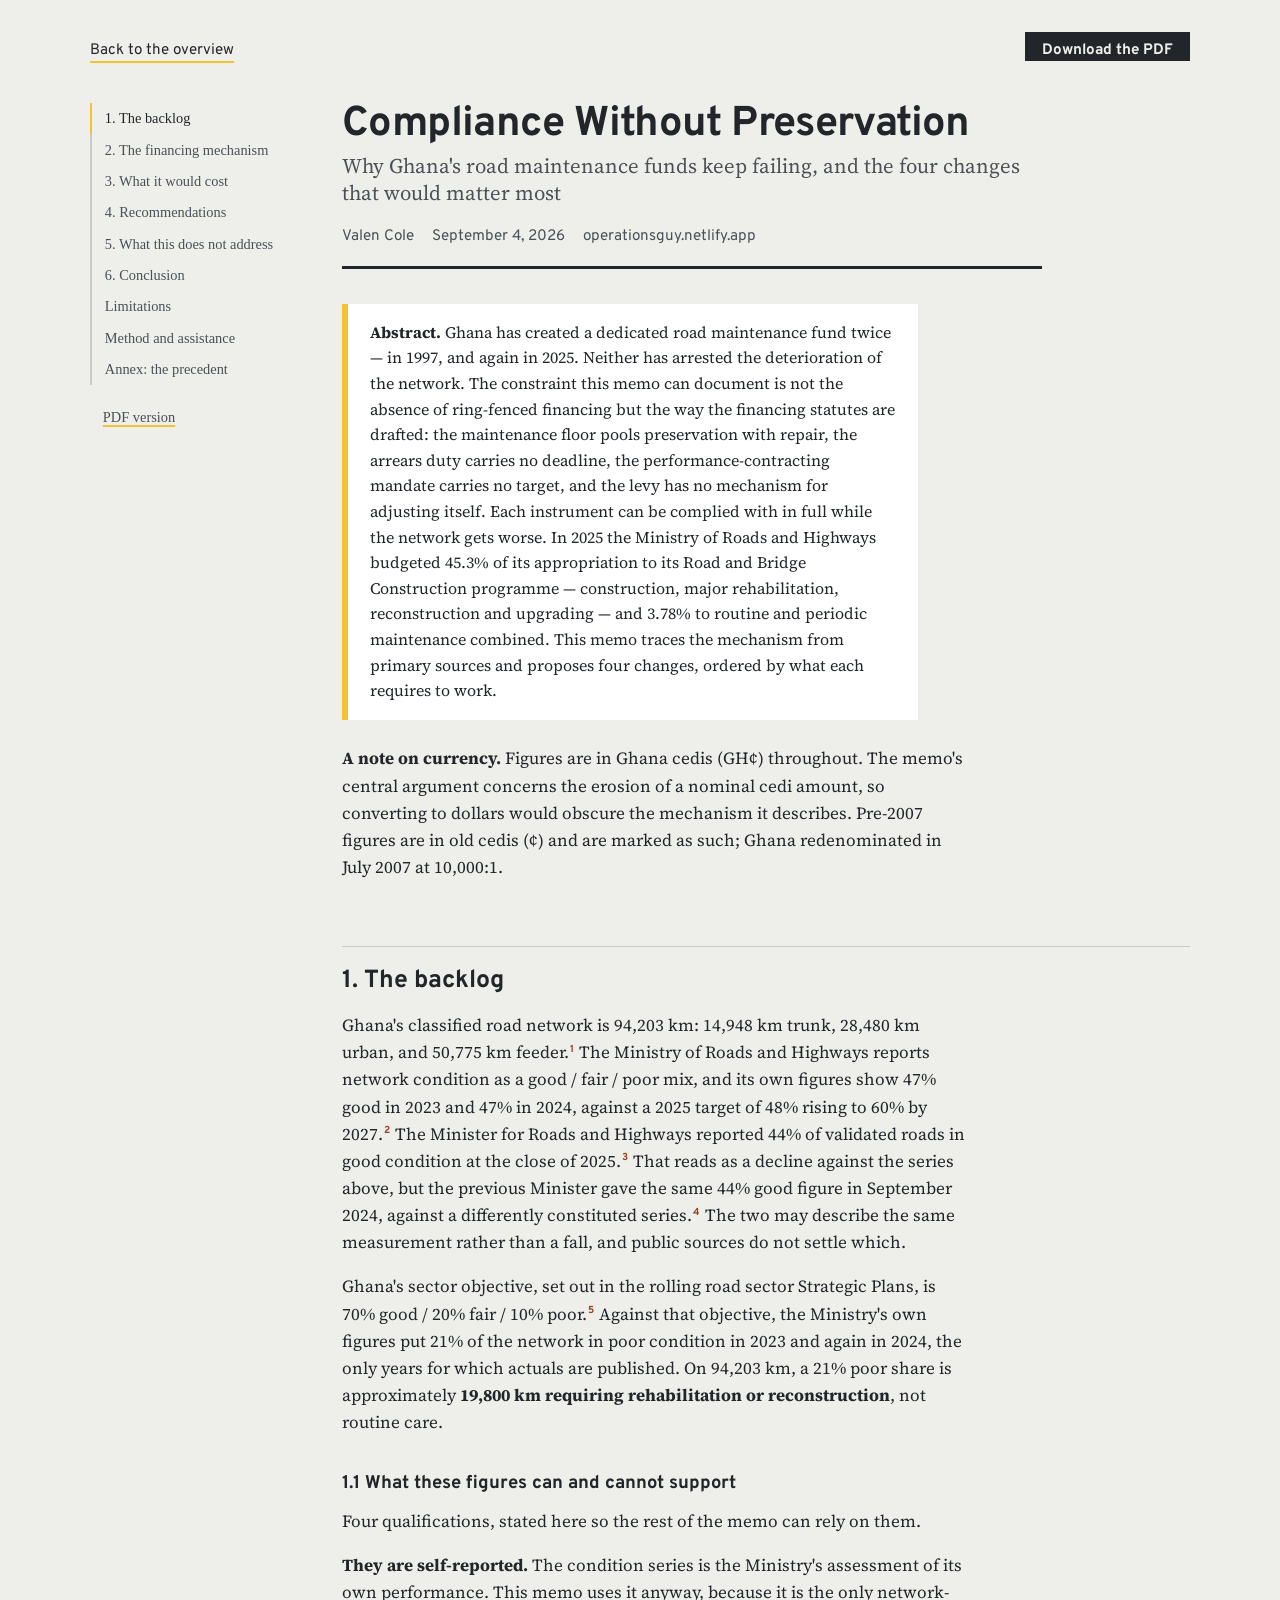
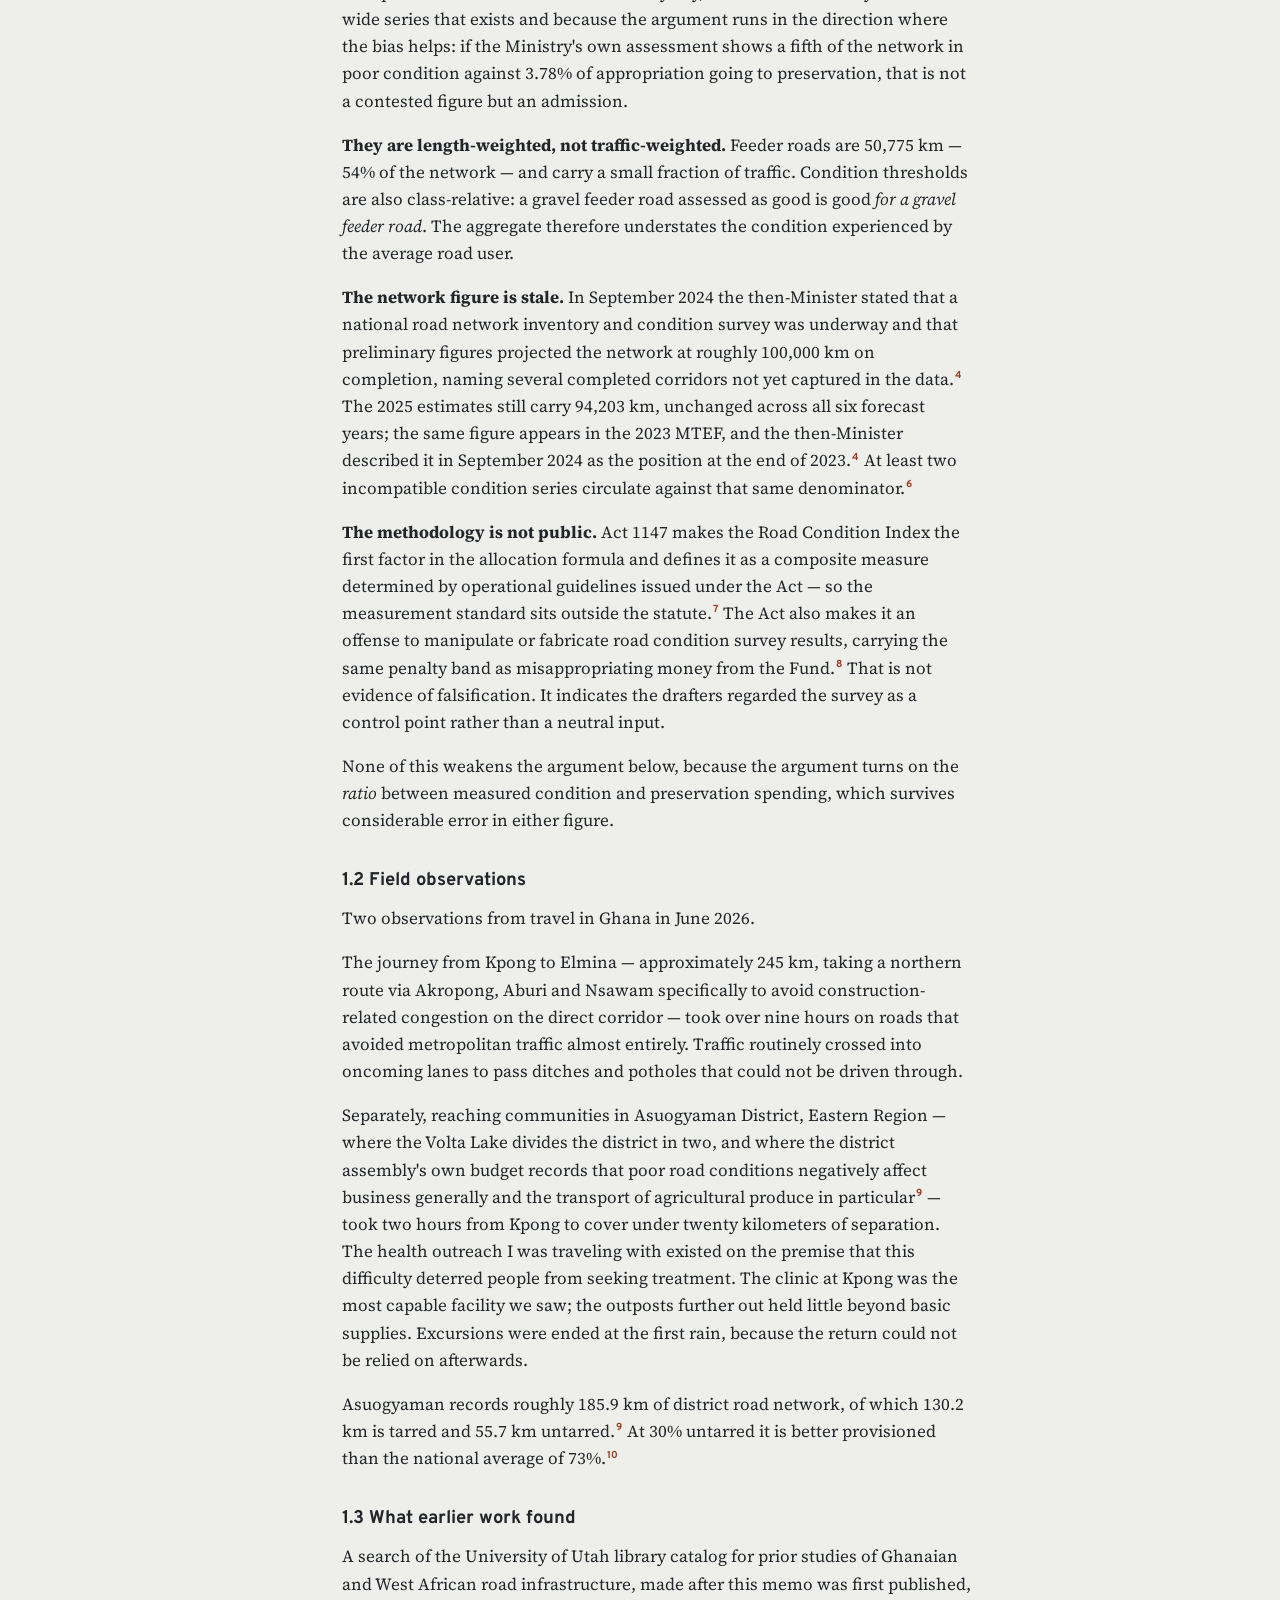
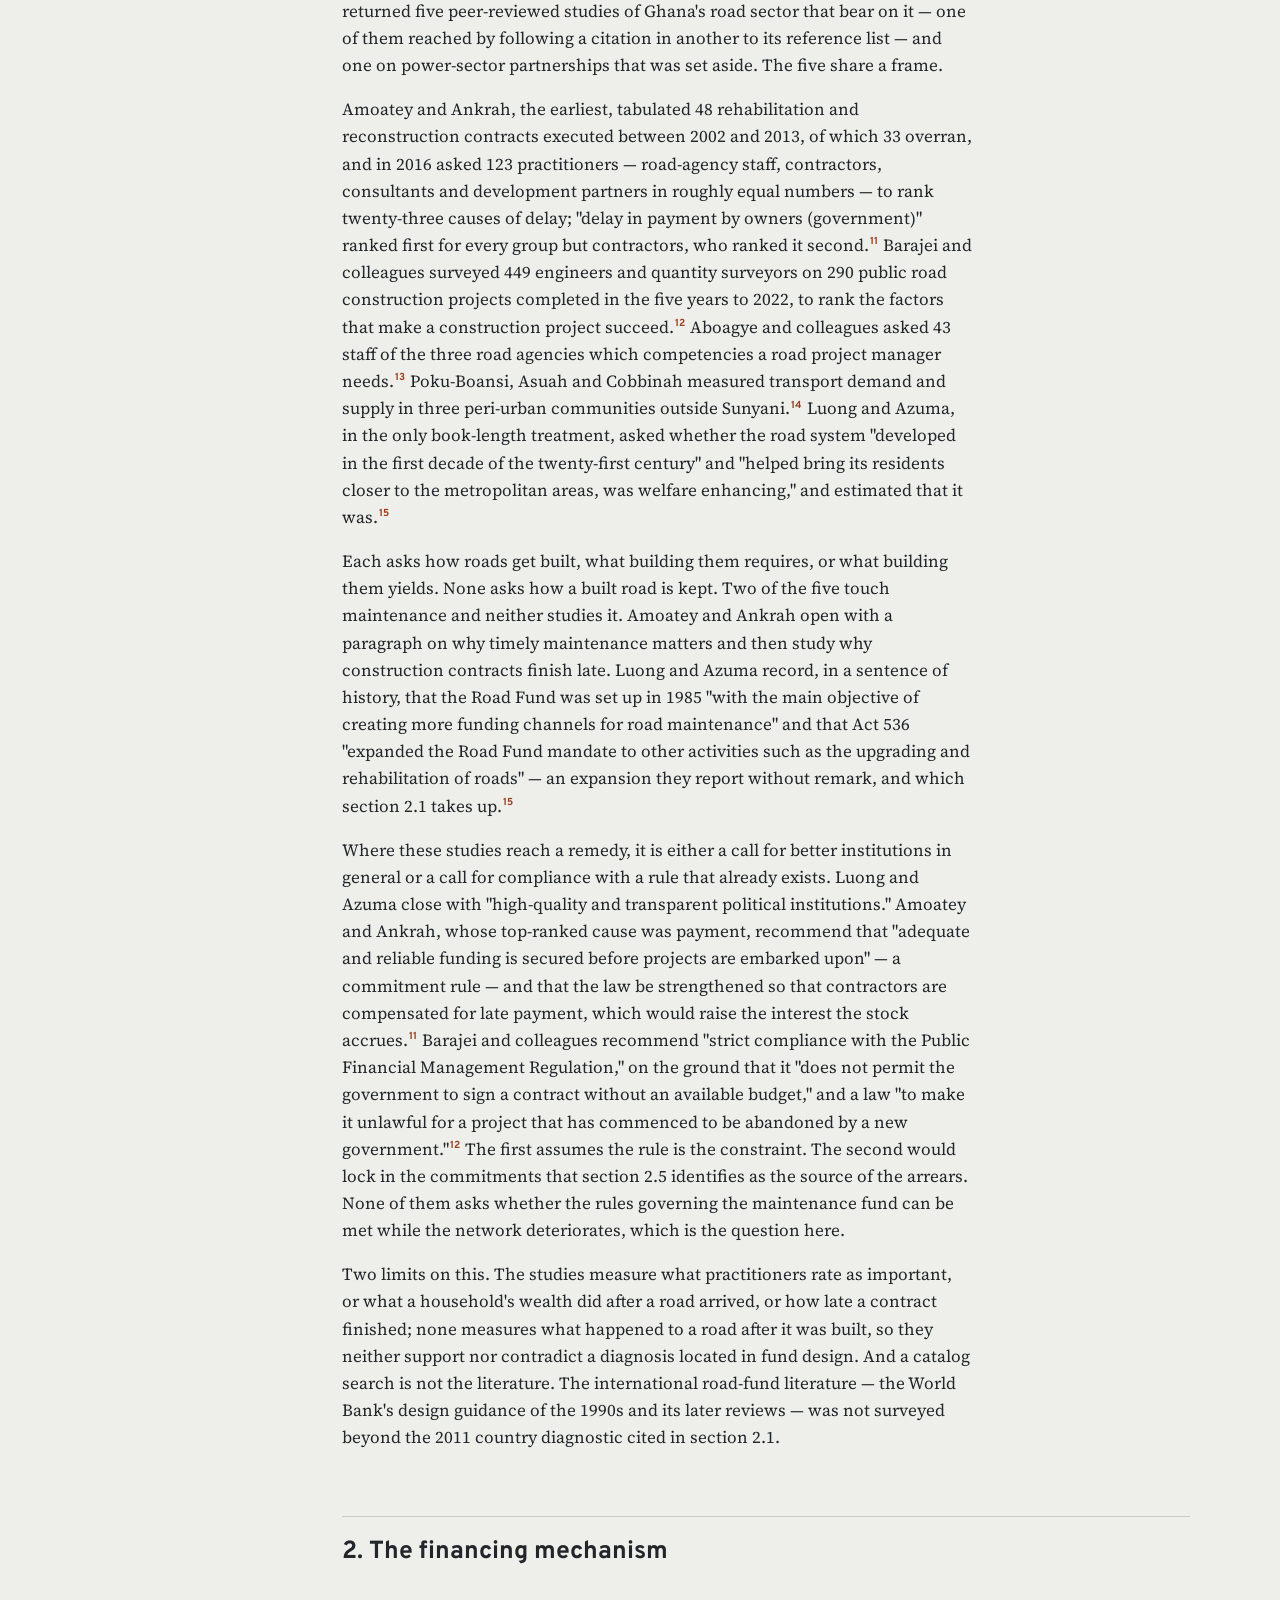
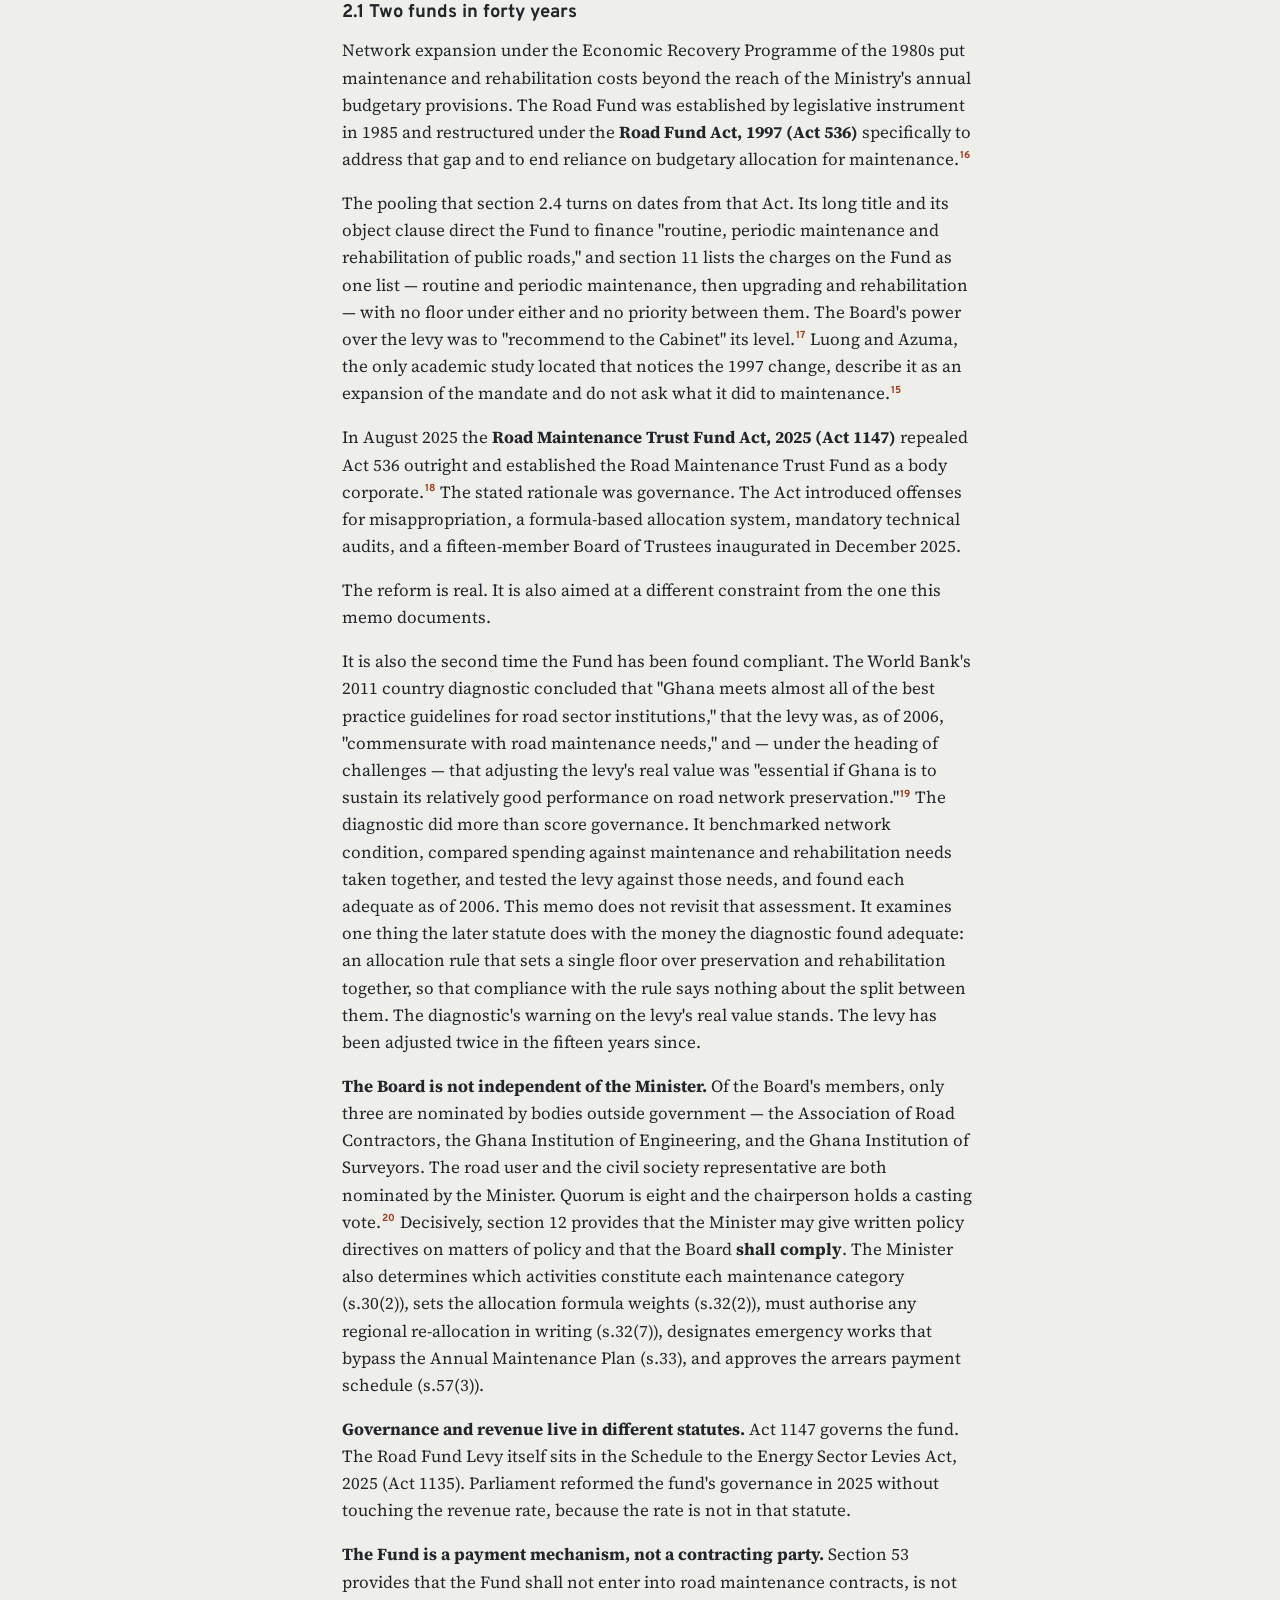
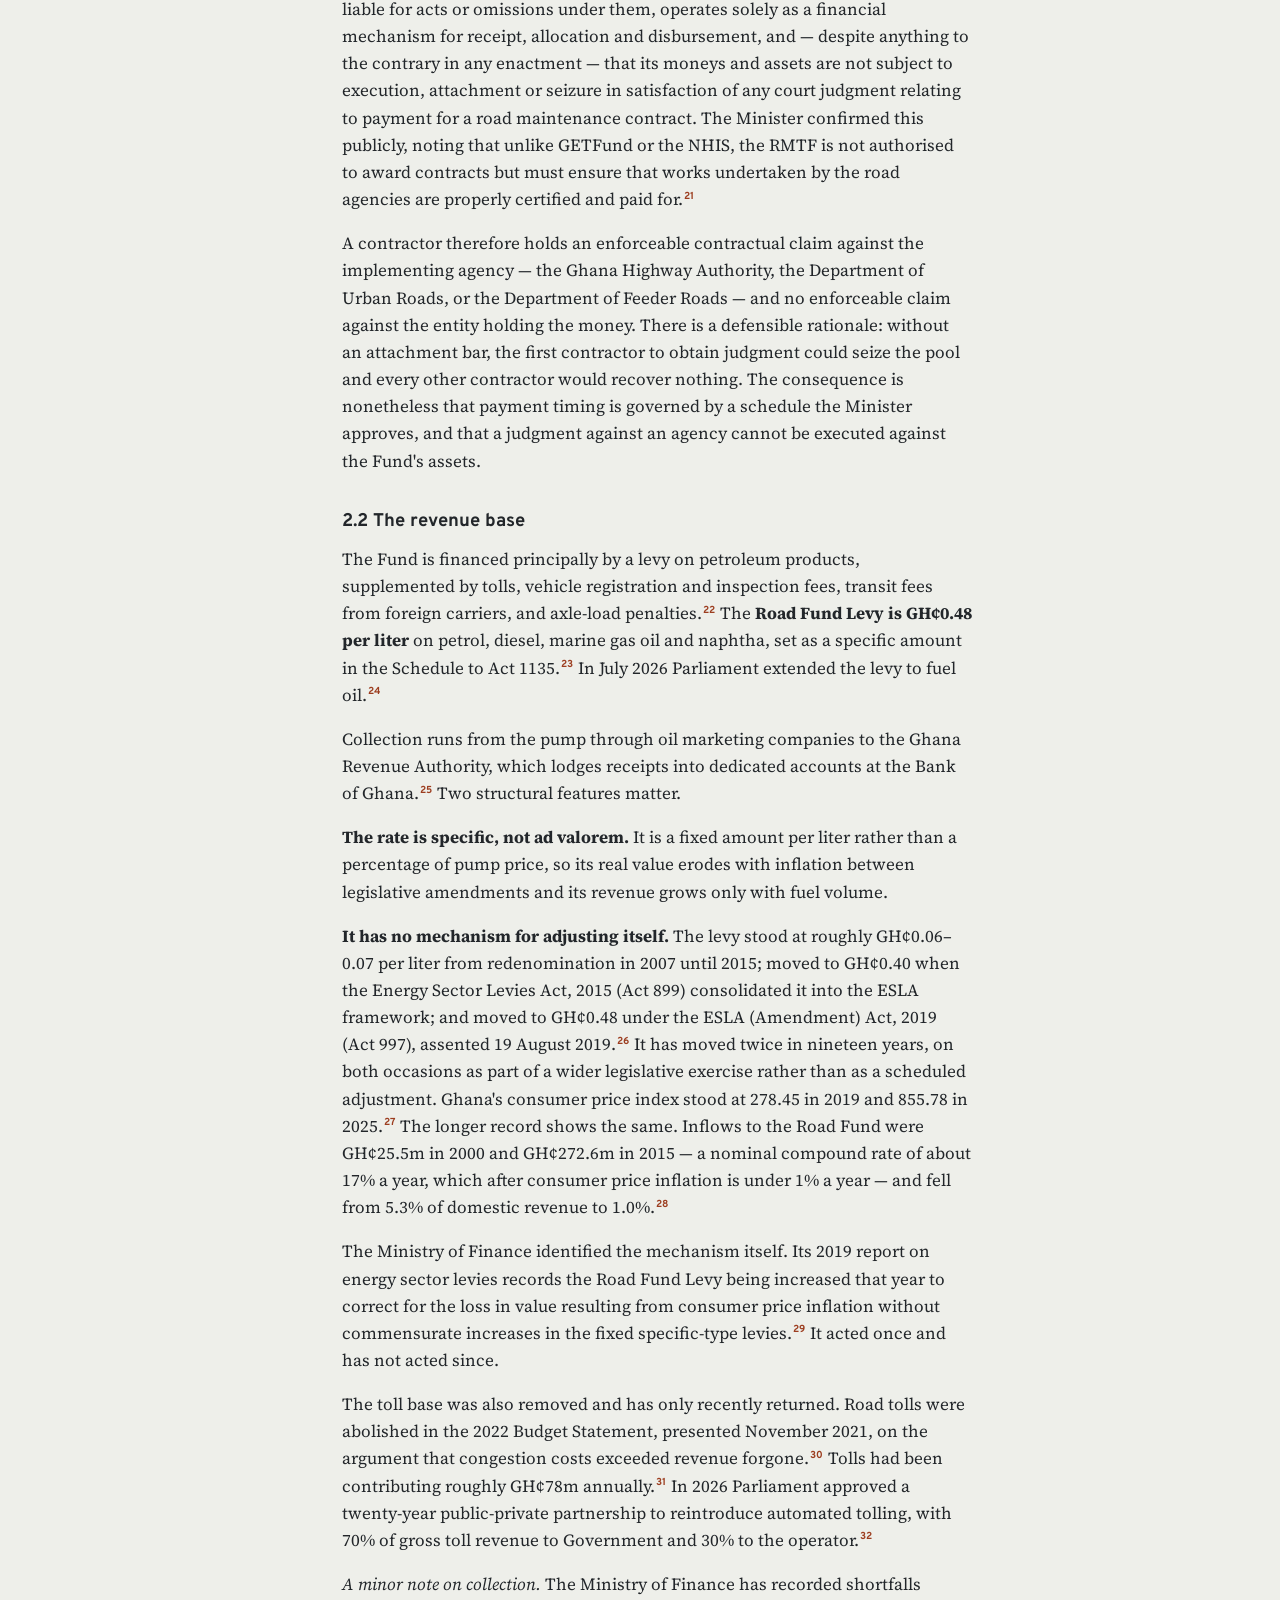
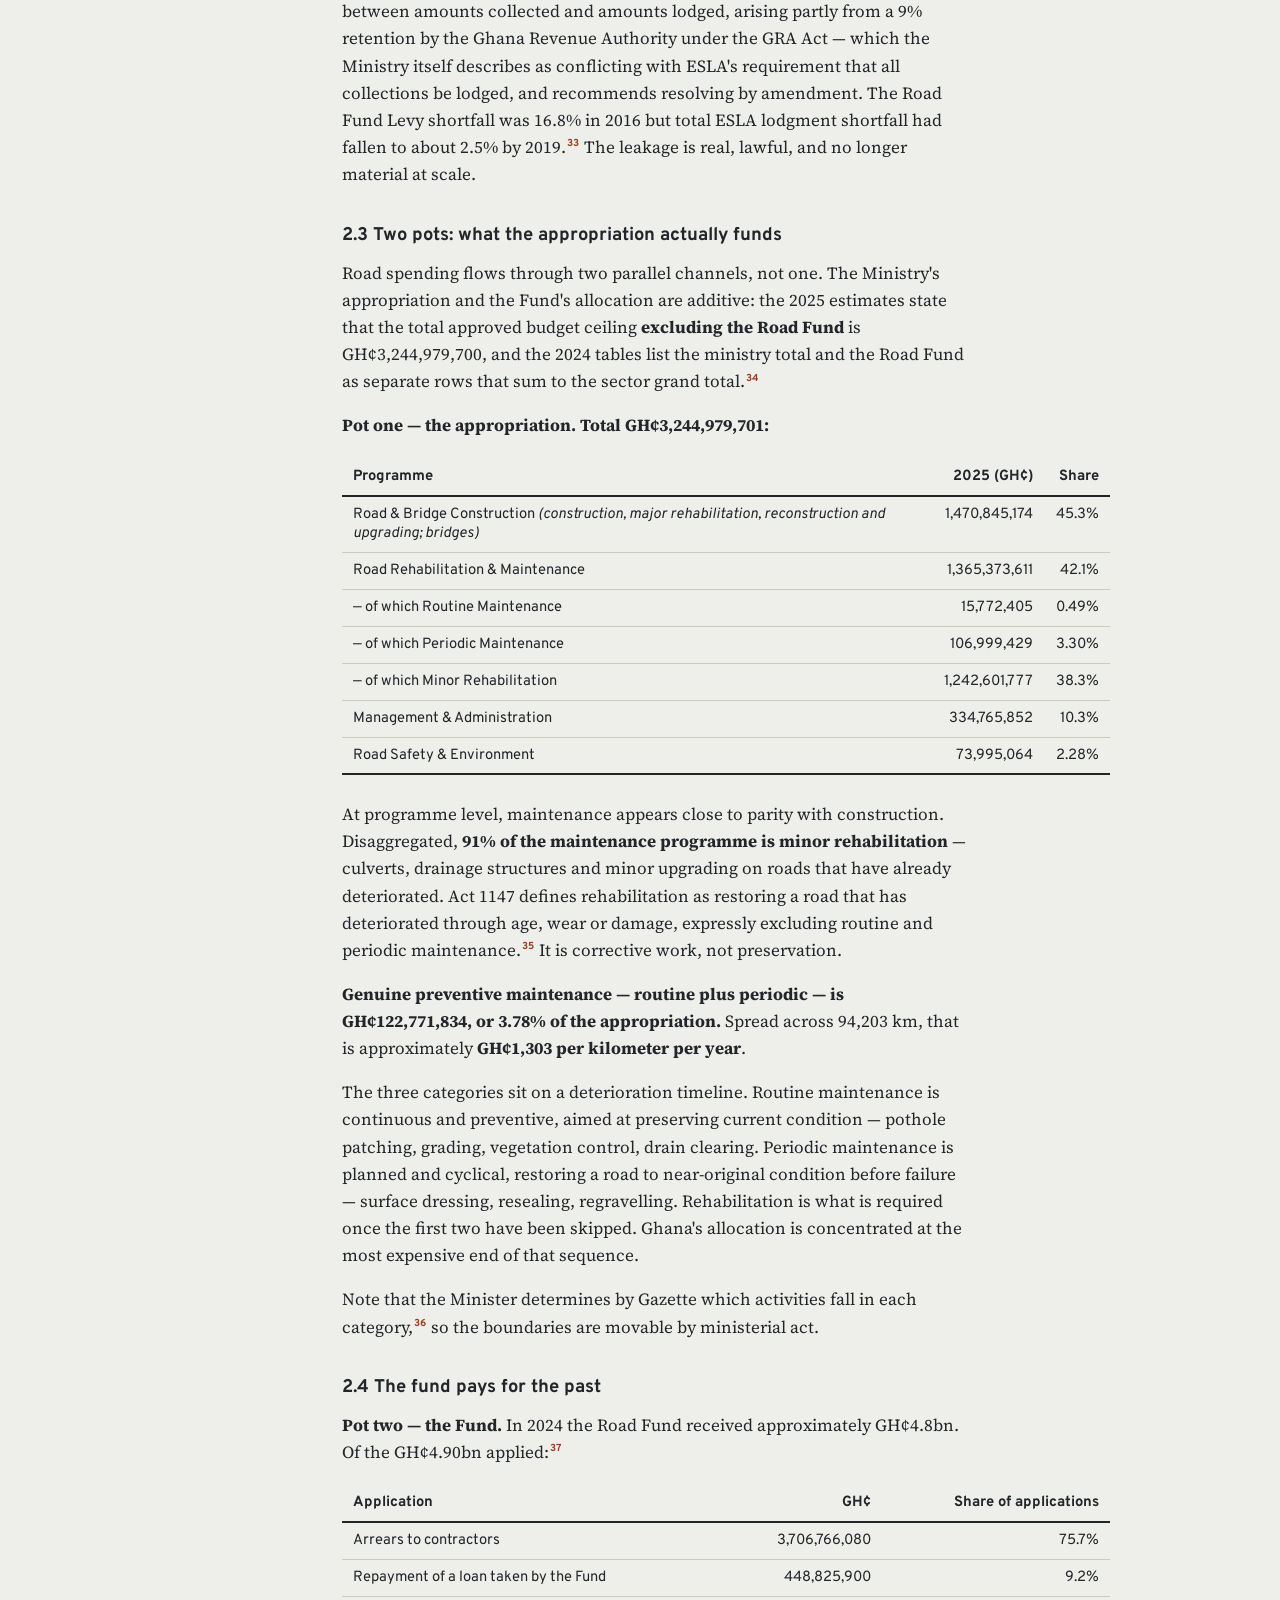
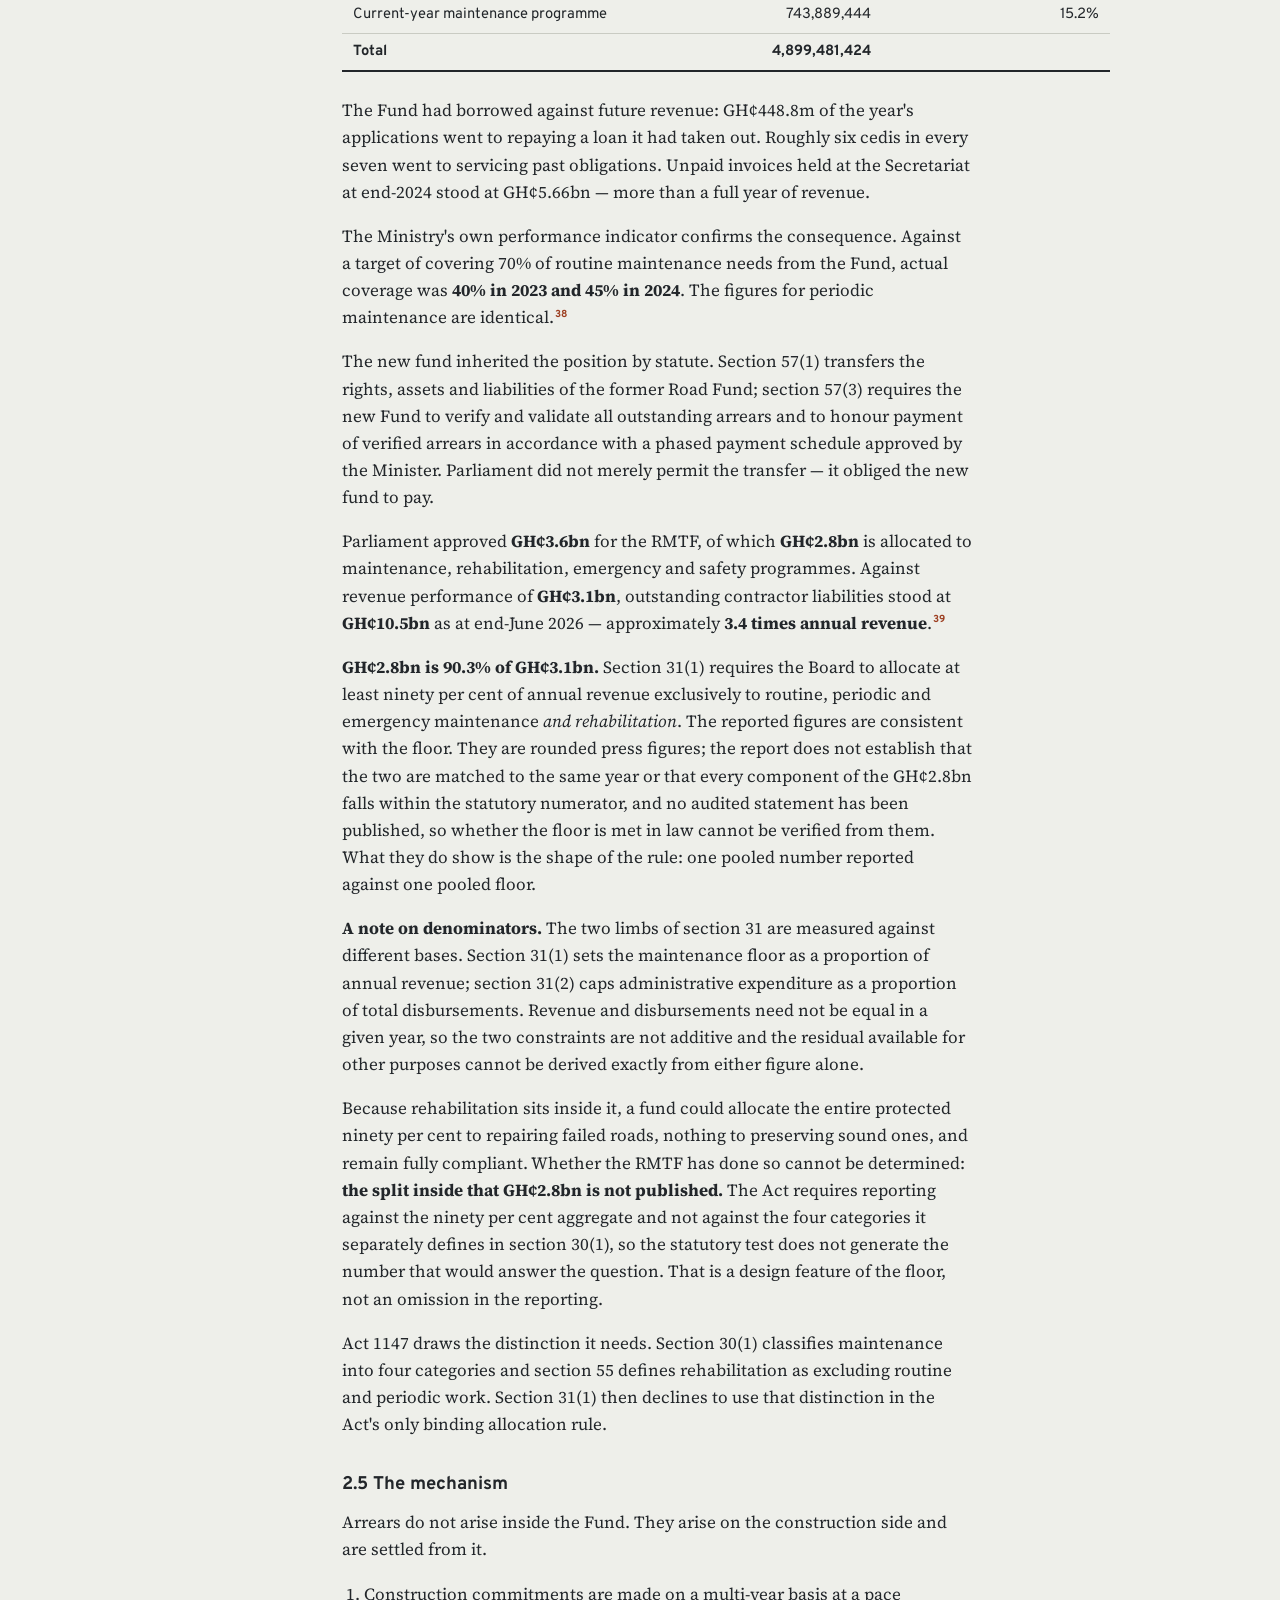
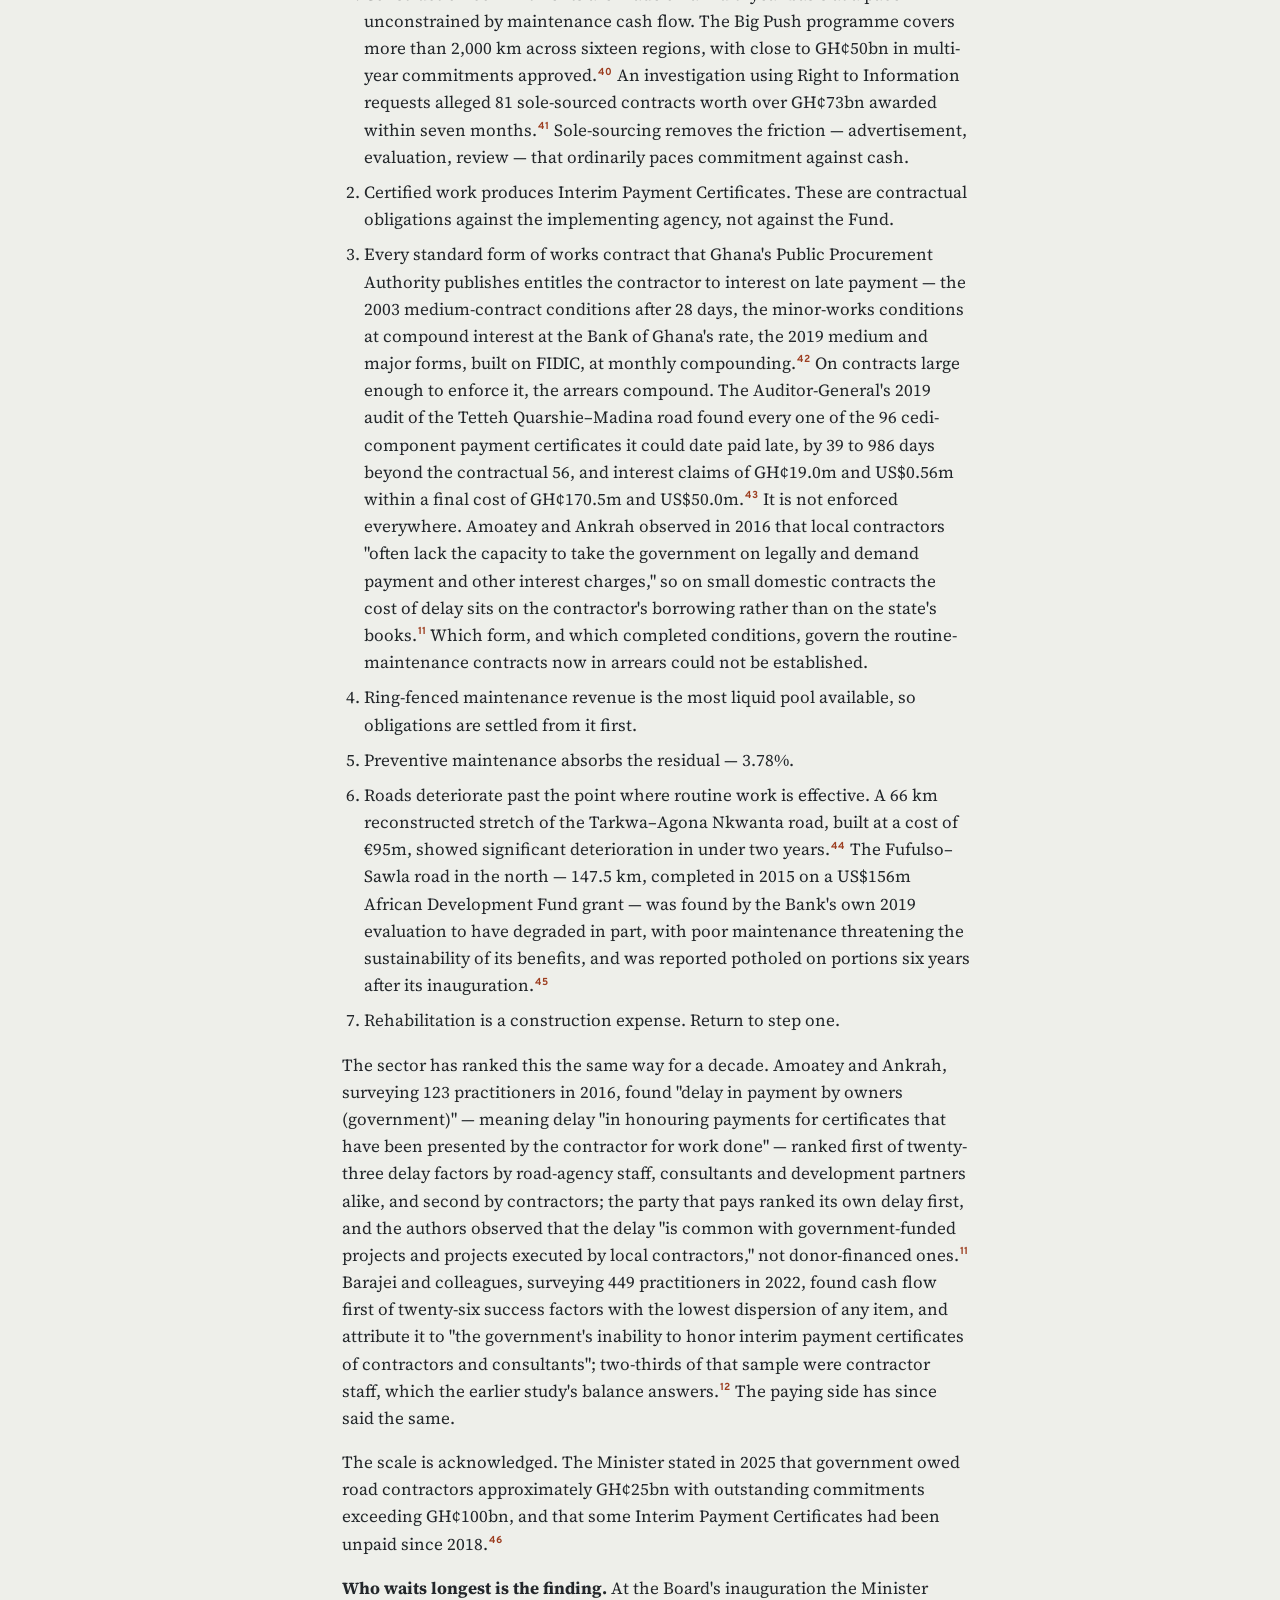
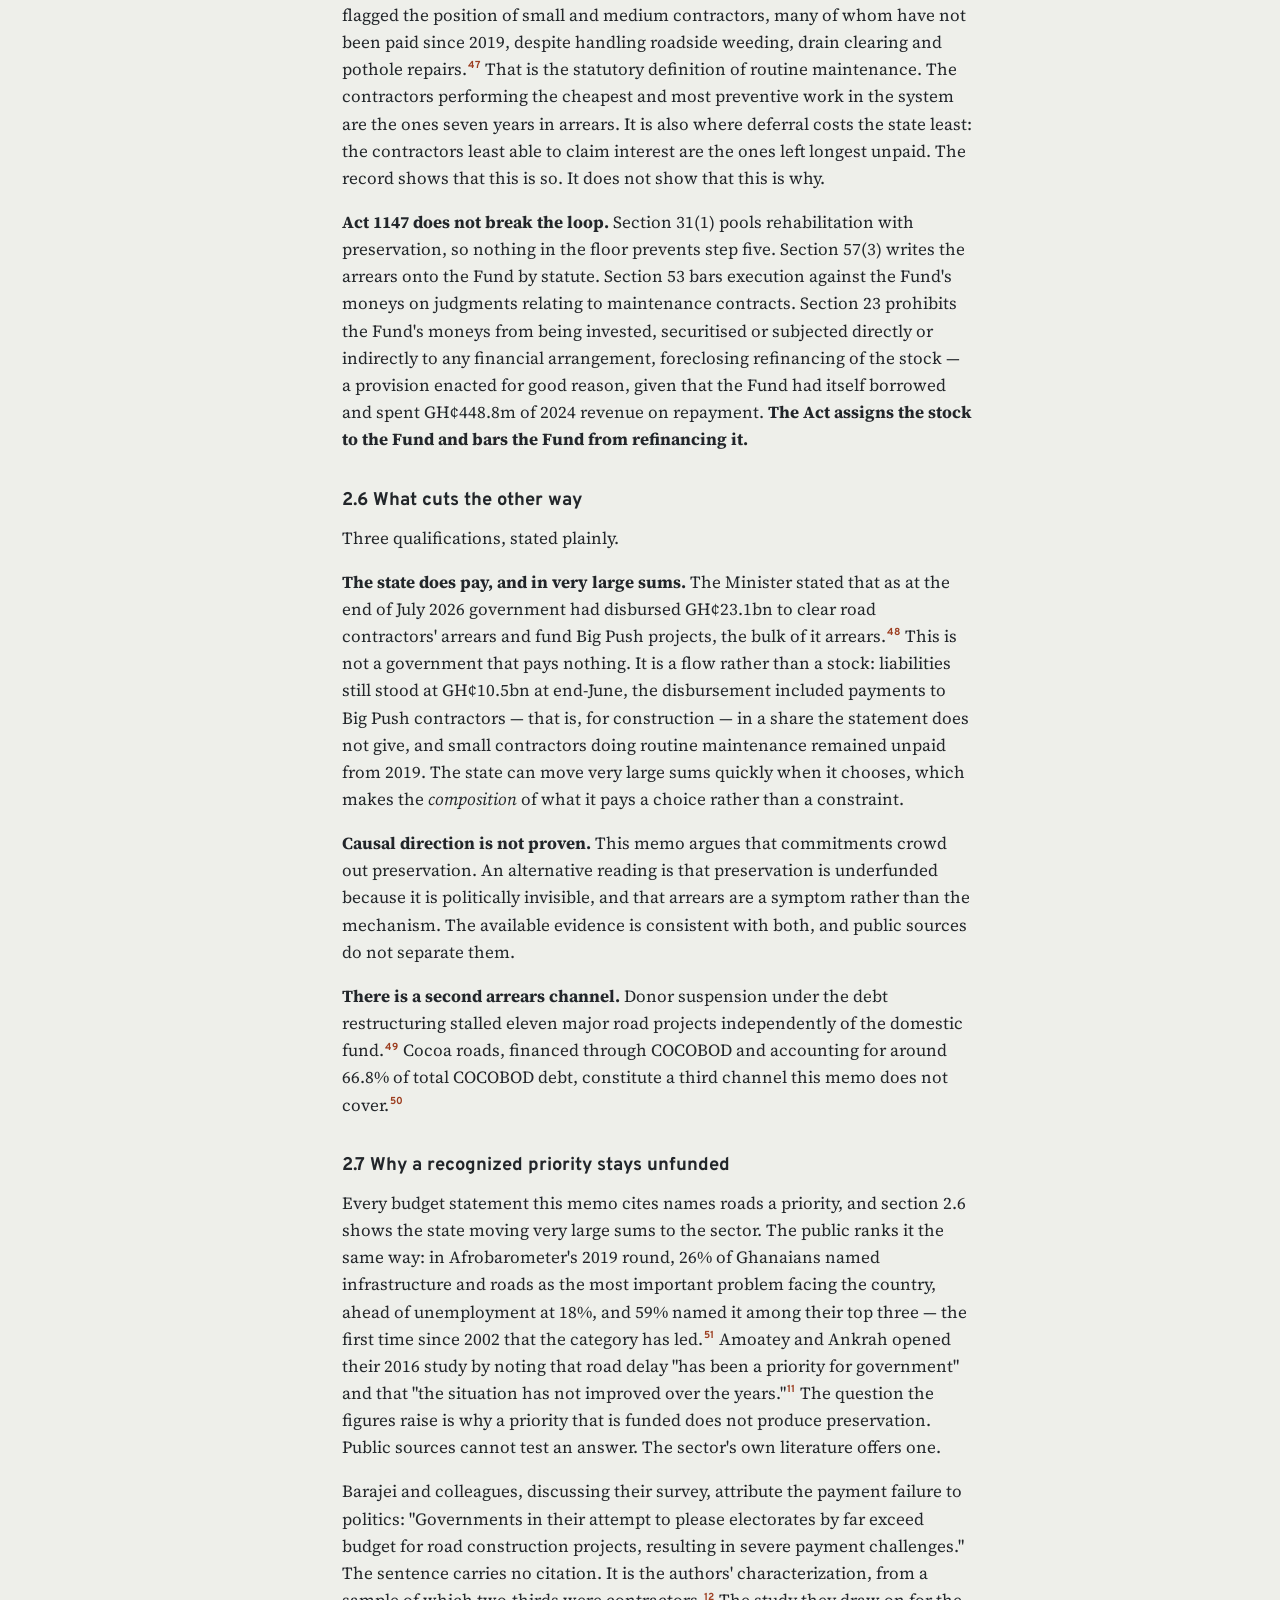
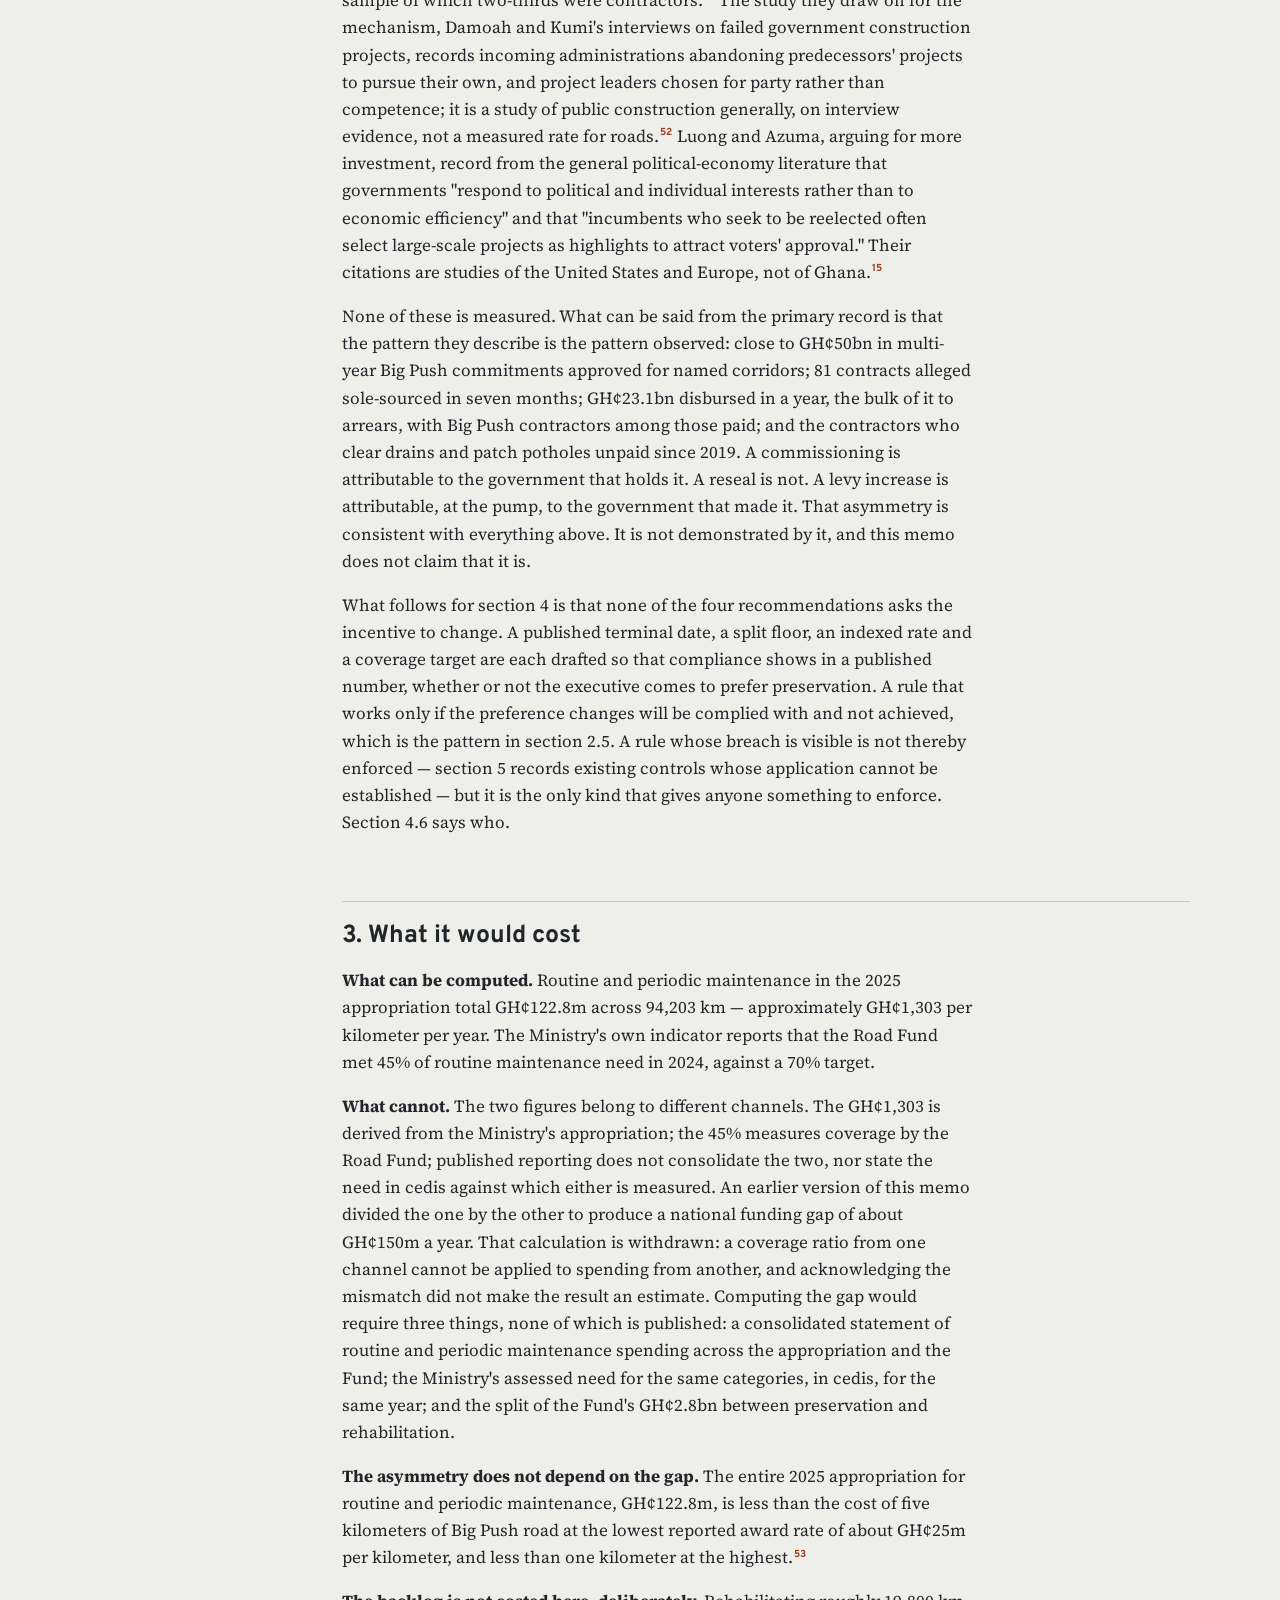
<file: writing/ghana-roads/ghana-roads-memo.html>
<!DOCTYPE html>
<html lang="en">
<head>
<meta charset="utf-8">
<meta name="viewport" content="width=device-width,initial-scale=1">
<link rel="icon" href="/favicon.svg" type="image/svg+xml">
<title>Compliance Without Preservation — full memo</title>
<meta name="description" content="Why Ghana&#x27;s road maintenance funds keep failing, and the four changes that would matter most">
<link rel="preconnect" href="https://fonts.googleapis.com">
<link rel="preconnect" href="https://fonts.gstatic.com" crossorigin>
<link href="https://fonts.googleapis.com/css2?family=Overpass:wght@400;700&family=Source+Serif+4:ital,opsz,wght@0,8..60,400;0,8..60,700;1,8..60,400&display=swap" rel="stylesheet">
<style>
:root{--paper:#EEEFEA;--ink:#22262A;--ink-2:#4A5056;--rule:#C9CBC3;--yellow:#F2C230;--laterite:#9C3D1F;--concrete:#D9D8D0;--link:#1F4B6E}
*{box-sizing:border-box}
.memo{font-family:"Source Serif 4", Charter, Georgia, serif;color:var(--ink);line-height:1.6;font-size:1.0625rem}
.memo h1,.memo h2,.memo h3,.memo h4,.memo .byline,.memo table,.memo summary .hint,.memo .toc{font-family:"Overpass", "Helvetica Neue", Arial, sans-serif}
.memo h1{font-size:2.6rem;line-height:1.05;font-weight:700;letter-spacing:-.015em;margin:0 0 .35rem}
.memo .subtitle{font-size:1.3rem;line-height:1.3;color:var(--ink-2);font-weight:400;margin:0 0 1.2rem;max-width:34em}
.memo .byline{font-size:.95rem;color:var(--ink-2);margin:0 0 2.2rem;padding-bottom:1rem;border-bottom:3px solid var(--ink)}
.memo .byline span+span::before{content:"";display:inline-block;width:1.2em}
.memo h2{font-size:1.55rem;line-height:1.2;margin:3rem 0 1rem;padding-top:1.2rem;border-top:1px solid var(--rule);font-weight:700}
.memo h3{font-size:1.15rem;margin:2rem 0 .6rem;font-weight:700}
.memo p{margin:0 0 1.05rem;max-width:70ch}
.memo blockquote{margin:0 0 1.6rem;padding:1rem 1.2rem 1rem 1.4rem;border-left:6px solid var(--yellow);background:#fff;font-size:1rem}
.memo blockquote p{margin:0;max-width:none}
.memo>blockquote:first-of-type{max-width:72ch}
.memo hr{border:0;height:0;margin:0}
.memo ol,.memo ul{padding-left:1.4rem;max-width:70ch}
.memo li{margin:0 0 .5rem}
.memo table{border-collapse:collapse;width:100%;max-width:48rem;margin:1.2rem 0 1.6rem;font-size:.92rem;line-height:1.35}
.memo th,.memo td{padding:.5rem .7rem;border-bottom:1px solid var(--rule);text-align:left;vertical-align:top}
.memo th{border-bottom:2px solid var(--ink);font-weight:700}
.memo td[align=right],.memo th[align=right]{text-align:right;font-variant-numeric:tabular-nums}
.memo tbody tr:last-child td{border-bottom:2px solid var(--ink)}
.memo strong{font-weight:700}
.memo a{color:var(--link);text-decoration-thickness:1px;text-underline-offset:2px}
.memo sup{line-height:0}
.memo .footnote-ref{font-family:"Overpass", "Helvetica Neue", Arial, sans-serif;font-size:.72em;text-decoration:none;color:var(--laterite);font-weight:700;padding:0 .08em}
.memo .footnote{font-size:.9rem;color:var(--ink-2);margin-top:1rem}
.memo .footnote hr{display:none}
.memo .footnote ol{padding-left:1.6rem;max-width:none}
.memo .footnote li{margin-bottom:.6rem;word-break:break-word}
.memo .footnote li p{max-width:none;margin:0;display:inline}
.memo .footnote-backref{font-family:"Overpass", "Helvetica Neue", Arial, sans-serif;text-decoration:none;margin-left:.3em}
.memo .annex-body p em:first-child{color:var(--ink-2)}

html{background:var(--paper)}
body{margin:0;background:var(--paper)}
.wrap{max-width:1140px;margin:0 auto;padding:2rem 1.25rem 5rem}
.topbar{display:flex;gap:1.5rem;align-items:baseline;justify-content:space-between;flex-wrap:wrap;margin-bottom:2.5rem;font-family:"Overpass",sans-serif;font-size:.95rem}
.topbar a{color:var(--ink);text-decoration:none;border-bottom:2px solid var(--yellow);padding-bottom:1px}
.topbar .actions{display:flex;gap:.6rem;flex-wrap:wrap}
.btn{display:inline-block;padding:.55rem .95rem;border:2px solid var(--ink);color:var(--ink);text-decoration:none;font-weight:700;background:transparent;line-height:1}
.btn.primary{background:var(--ink);color:var(--paper)}
.btn.primary:hover{background:#000}
.btn:hover{background:#fff}
.topbar .actions .btn{border-bottom-color:var(--ink)} .topbar .actions .btn.primary{border-bottom-color:var(--ink)}
.layout{display:grid;grid-template-columns:minmax(0,1fr);gap:2rem}
@media(min-width:960px){.layout{grid-template-columns:220px minmax(0,1fr)}}
.toc{position:sticky;top:1.5rem;align-self:start;font-size:.9rem;line-height:1.4;display:none}
@media(min-width:960px){.toc{display:block}}
.toc ol{list-style:none;padding:0;margin:0;border-left:2px solid var(--rule)}
.toc li a{display:block;padding:.35rem 0 .35rem .8rem;color:var(--ink-2);text-decoration:none;border-left:2px solid transparent;margin-left:-2px}
.toc li a:hover,.toc li a.active{color:var(--ink);border-left-color:var(--yellow)}
.toc .dl{margin-top:1.4rem;padding-left:.8rem}
.toc .dl a{color:var(--ink-2);text-decoration:underline;text-decoration-color:var(--yellow);text-decoration-thickness:2px;text-underline-offset:3px}
details.annex summary{cursor:pointer;list-style:none;display:flex;align-items:baseline;gap:1rem;flex-wrap:wrap}
details.annex summary::-webkit-details-marker{display:none}
details.annex summary h2{margin-bottom:1rem}
details.annex summary .hint{font-size:.9rem;color:var(--ink-2);border:1px solid var(--rule);padding:.25rem .6rem;background:#fff}
details.annex[open] summary .hint::after{content:" (hide)"}
/* footnote popover */
.fnpop{position:absolute;z-index:20;max-width:26rem;background:#fff;border:2px solid var(--ink);padding:.8rem .95rem;font-size:.88rem;line-height:1.45;color:var(--ink);box-shadow:none;font-family:"Source Serif 4",Charter,Georgia,serif}
.fnpop .n{font-family:"Overpass",sans-serif;font-weight:700;color:var(--laterite);margin-right:.4em}
.fnpop a{word-break:break-all}
:focus-visible{outline:3px solid var(--yellow);outline-offset:2px}
@media(prefers-reduced-motion:reduce){*{scroll-behavior:auto!important;transition:none!important}}

  /* ---- print / PDF ---- */
  @media print{
    html,body{background:#fff}
    .topbar,.toc,.fnpop{display:none!important}
    .wrap{max-width:none;padding:0}
    .layout{display:block!important;grid-template-columns:none!important}
    .memo{font-size:9.8pt;line-height:1.5}
    .memo h1{font-size:21pt;margin:0 0 .2rem}
    .memo .subtitle{font-size:12pt;margin-bottom:.7rem}
    .memo .byline{font-size:8.8pt;margin-bottom:1.3rem;padding-bottom:.45rem;border-bottom-width:2px}
    .memo h2{font-size:13.5pt;margin:1.5rem 0 .55rem;padding-top:.65rem;break-after:avoid;page-break-after:avoid}
    .memo h3{font-size:10.8pt;margin:1.05rem 0 .3rem;break-after:avoid;page-break-after:avoid}
    .memo p,.memo li{max-width:none;orphans:3;widows:3}
    .memo p{margin-bottom:.62rem}
    .memo blockquote{background:transparent;break-inside:avoid;page-break-inside:avoid;margin-bottom:1rem}
    .memo table{font-size:8.6pt;max-width:none;break-inside:avoid;page-break-inside:avoid}
    .memo a{color:inherit;text-decoration:none}
    .memo .footnote{font-size:8pt;line-height:1.34}
    .memo .footnote li{margin-bottom:.32rem}
    .footnote-backref{display:none!important}
    details.annex summary .hint{display:none}
    details.annex summary h2{margin-bottom:.55rem}
    h2#notes{break-before:page;page-break-before:always}
  }
</style>
</head>
<body>
<div class="wrap">
  <nav class="topbar" aria-label="Page">
    <a href="./">Back to the overview</a>
    <div class="actions">
      <a class="btn primary" href="compliance-without-preservation.pdf" download>Download the PDF</a>
    </div>
  </nav>
  <div class="layout">
    <aside class="toc" aria-label="Contents">
      <ol><li><a href="#1-the-backlog">1. The backlog</a></li>
<li><a href="#2-the-financing-mechanism">2. The financing mechanism</a></li>
<li><a href="#3-what-it-would-cost">3. What it would cost</a></li>
<li><a href="#4-recommendations">4. Recommendations</a></li>
<li><a href="#5-what-this-does-not-address">5. What this does not address</a></li>
<li><a href="#6-conclusion">6. Conclusion</a></li>
<li><a href="#limitations">Limitations</a></li>
<li><a href="#method-and-assistance">Method and assistance</a></li>
<li><a href="#annex-the-precedent">Annex: the precedent</a></li></ol>
      <div class="dl"><a href="compliance-without-preservation.pdf" download>PDF version</a></div>
    </aside>
    <article class="memo">
      <h1>Compliance Without Preservation</h1>
      <p class="subtitle">Why Ghana&#x27;s road maintenance funds keep failing, and the four changes that would matter most</p>
      <p class="byline"><span>Valen Cole</span><span>September 4, 2026</span><span>operationsguy.netlify.app</span></p>
<blockquote>
<p><strong>Abstract.</strong> Ghana has created a dedicated road maintenance fund twice — in 1997, and again in 2025. Neither has arrested the deterioration of the network. The constraint this memo can document is not the absence of ring-fenced financing but the way the financing statutes are drafted: the maintenance floor pools preservation with repair, the arrears duty carries no deadline, the performance-contracting mandate carries no target, and the levy has no mechanism for adjusting itself. Each instrument can be complied with in full while the network gets worse. In 2025 the Ministry of Roads and Highways budgeted 45.3% of its appropriation to its Road and Bridge Construction programme — construction, major rehabilitation, reconstruction and upgrading — and 3.78% to routine and periodic maintenance combined. This memo traces the mechanism from primary sources and proposes four changes, ordered by what each requires to work.</p>
</blockquote>
<p><strong>A note on currency.</strong> Figures are in Ghana cedis (GH¢) throughout. The memo's central argument concerns the erosion of a nominal cedi amount, so converting to dollars would obscure the mechanism it describes. Pre-2007 figures are in old cedis (¢) and are marked as such; Ghana redenominated in July 2007 at 10,000:1.</p>
<hr />
<h2 id="1-the-backlog">1. The backlog</h2>
<p>Ghana's classified road network is 94,203 km: 14,948 km trunk, 28,480 km urban, and 50,775 km feeder.<sup id="fnref:1"><a class="footnote-ref" href="#fn:1">1</a></sup> The Ministry of Roads and Highways reports network condition as a good / fair / poor mix, and its own figures show 47% good in 2023 and 47% in 2024, against a 2025 target of 48% rising to 60% by 2027.<sup id="fnref:2"><a class="footnote-ref" href="#fn:2">2</a></sup> The Minister for Roads and Highways reported 44% of validated roads in good condition at the close of 2025.<sup id="fnref:3"><a class="footnote-ref" href="#fn:3">3</a></sup> That reads as a decline against the series above, but the previous Minister gave the same 44% good figure in September 2024, against a differently constituted series.<sup id="fnref:4"><a class="footnote-ref" href="#fn:4">4</a></sup> The two may describe the same measurement rather than a fall, and public sources do not settle which.</p>
<p>Ghana's sector objective, set out in the rolling road sector Strategic Plans, is 70% good / 20% fair / 10% poor.<sup id="fnref:5"><a class="footnote-ref" href="#fn:5">5</a></sup> Against that objective, the Ministry's own figures put 21% of the network in poor condition in 2023 and again in 2024, the only years for which actuals are published. On 94,203 km, a 21% poor share is approximately <strong>19,800 km requiring rehabilitation or reconstruction</strong>, not routine care.</p>
<h3 id="11-what-these-figures-can-and-cannot-support">1.1 What these figures can and cannot support</h3>
<p>Four qualifications, stated here so the rest of the memo can rely on them.</p>
<p><strong>They are self-reported.</strong> The condition series is the Ministry's assessment of its own performance. This memo uses it anyway, because it is the only network-wide series that exists and because the argument runs in the direction where the bias helps: if the Ministry's own assessment shows a fifth of the network in poor condition against 3.78% of appropriation going to preservation, that is not a contested figure but an admission.</p>
<p><strong>They are length-weighted, not traffic-weighted.</strong> Feeder roads are 50,775 km — 54% of the network — and carry a small fraction of traffic. Condition thresholds are also class-relative: a gravel feeder road assessed as good is good <em>for a gravel feeder road</em>. The aggregate therefore understates the condition experienced by the average road user.</p>
<p><strong>The network figure is stale.</strong> In September 2024 the then-Minister stated that a national road network inventory and condition survey was underway and that preliminary figures projected the network at roughly 100,000 km on completion, naming several completed corridors not yet captured in the data.<sup id="fnref2:4"><a class="footnote-ref" href="#fn:4">4</a></sup> The 2025 estimates still carry 94,203 km, unchanged across all six forecast years; the same figure appears in the 2023 MTEF, and the then-Minister described it in September 2024 as the position at the end of 2023.<sup id="fnref3:4"><a class="footnote-ref" href="#fn:4">4</a></sup> At least two incompatible condition series circulate against that same denominator.<sup id="fnref:6"><a class="footnote-ref" href="#fn:6">6</a></sup></p>
<p><strong>The methodology is not public.</strong> Act 1147 makes the Road Condition Index the first factor in the allocation formula and defines it as a composite measure determined by operational guidelines issued under the Act — so the measurement standard sits outside the statute.<sup id="fnref:7"><a class="footnote-ref" href="#fn:7">7</a></sup> The Act also makes it an offense to manipulate or fabricate road condition survey results, carrying the same penalty band as misappropriating money from the Fund.<sup id="fnref:8"><a class="footnote-ref" href="#fn:8">8</a></sup> That is not evidence of falsification. It indicates the drafters regarded the survey as a control point rather than a neutral input.</p>
<p>None of this weakens the argument below, because the argument turns on the <em>ratio</em> between measured condition and preservation spending, which survives considerable error in either figure.</p>
<h3 id="12-field-observations">1.2 Field observations</h3>
<p>Two observations from travel in Ghana in June 2026.</p>
<p>The journey from Kpong to Elmina — approximately 245 km, taking a northern route via Akropong, Aburi and Nsawam specifically to avoid construction-related congestion on the direct corridor — took over nine hours on roads that avoided metropolitan traffic almost entirely. Traffic routinely crossed into oncoming lanes to pass ditches and potholes that could not be driven through.</p>
<p>Separately, reaching communities in Asuogyaman District, Eastern Region — where the Volta Lake divides the district in two, and where the district assembly's own budget records that poor road conditions negatively affect business generally and the transport of agricultural produce in particular<sup id="fnref:9"><a class="footnote-ref" href="#fn:9">9</a></sup> — took two hours from Kpong to cover under twenty kilometers of separation. The health outreach I was traveling with existed on the premise that this difficulty deterred people from seeking treatment. The clinic at Kpong was the most capable facility we saw; the outposts further out held little beyond basic supplies. Excursions were ended at the first rain, because the return could not be relied on afterwards.</p>
<p>Asuogyaman records roughly 185.9 km of district road network, of which 130.2 km is tarred and 55.7 km untarred.<sup id="fnref2:9"><a class="footnote-ref" href="#fn:9">9</a></sup> At 30% untarred it is better provisioned than the national average of 73%.<sup id="fnref:10"><a class="footnote-ref" href="#fn:10">10</a></sup></p>
<h3 id="13-what-earlier-work-found">1.3 What earlier work found</h3>
<p>A search of the University of Utah library catalog for prior studies of Ghanaian and West African road infrastructure, made after this memo was first published, returned five peer-reviewed studies of Ghana's road sector that bear on it — one of them reached by following a citation in another to its reference list — and one on power-sector partnerships that was set aside. The five share a frame.</p>
<p>Amoatey and Ankrah, the earliest, tabulated 48 rehabilitation and reconstruction contracts executed between 2002 and 2013, of which 33 overran, and in 2016 asked 123 practitioners — road-agency staff, contractors, consultants and development partners in roughly equal numbers — to rank twenty-three causes of delay; "delay in payment by owners (government)" ranked first for every group but contractors, who ranked it second.<sup id="fnref:11"><a class="footnote-ref" href="#fn:11">11</a></sup> Barajei and colleagues surveyed 449 engineers and quantity surveyors on 290 public road construction projects completed in the five years to 2022, to rank the factors that make a construction project succeed.<sup id="fnref:12"><a class="footnote-ref" href="#fn:12">12</a></sup> Aboagye and colleagues asked 43 staff of the three road agencies which competencies a road project manager needs.<sup id="fnref:13"><a class="footnote-ref" href="#fn:13">13</a></sup> Poku-Boansi, Asuah and Cobbinah measured transport demand and supply in three peri-urban communities outside Sunyani.<sup id="fnref:14"><a class="footnote-ref" href="#fn:14">14</a></sup> Luong and Azuma, in the only book-length treatment, asked whether the road system "developed in the first decade of the twenty-first century" and "helped bring its residents closer to the metropolitan areas, was welfare enhancing," and estimated that it was.<sup id="fnref:15"><a class="footnote-ref" href="#fn:15">15</a></sup></p>
<p>Each asks how roads get built, what building them requires, or what building them yields. None asks how a built road is kept. Two of the five touch maintenance and neither studies it. Amoatey and Ankrah open with a paragraph on why timely maintenance matters and then study why construction contracts finish late. Luong and Azuma record, in a sentence of history, that the Road Fund was set up in 1985 "with the main objective of creating more funding channels for road maintenance" and that Act 536 "expanded the Road Fund mandate to other activities such as the upgrading and rehabilitation of roads" — an expansion they report without remark, and which section 2.1 takes up.<sup id="fnref2:15"><a class="footnote-ref" href="#fn:15">15</a></sup></p>
<p>Where these studies reach a remedy, it is either a call for better institutions in general or a call for compliance with a rule that already exists. Luong and Azuma close with "high-quality and transparent political institutions." Amoatey and Ankrah, whose top-ranked cause was payment, recommend that "adequate and reliable funding is secured before projects are embarked upon" — a commitment rule — and that the law be strengthened so that contractors are compensated for late payment, which would raise the interest the stock accrues.<sup id="fnref2:11"><a class="footnote-ref" href="#fn:11">11</a></sup> Barajei and colleagues recommend "strict compliance with the Public Financial Management Regulation," on the ground that it "does not permit the government to sign a contract without an available budget," and a law "to make it unlawful for a project that has commenced to be abandoned by a new government."<sup id="fnref2:12"><a class="footnote-ref" href="#fn:12">12</a></sup> The first assumes the rule is the constraint. The second would lock in the commitments that section 2.5 identifies as the source of the arrears. None of them asks whether the rules governing the maintenance fund can be met while the network deteriorates, which is the question here.</p>
<p>Two limits on this. The studies measure what practitioners rate as important, or what a household's wealth did after a road arrived, or how late a contract finished; none measures what happened to a road after it was built, so they neither support nor contradict a diagnosis located in fund design. And a catalog search is not the literature. The international road-fund literature — the World Bank's design guidance of the 1990s and its later reviews — was not surveyed beyond the 2011 country diagnostic cited in section 2.1.</p>
<hr />
<h2 id="2-the-financing-mechanism">2. The financing mechanism</h2>
<h3 id="21-two-funds-in-forty-years">2.1 Two funds in forty years</h3>
<p>Network expansion under the Economic Recovery Programme of the 1980s put maintenance and rehabilitation costs beyond the reach of the Ministry's annual budgetary provisions. The Road Fund was established by legislative instrument in 1985 and restructured under the <strong>Road Fund Act, 1997 (Act 536)</strong> specifically to address that gap and to end reliance on budgetary allocation for maintenance.<sup id="fnref:16"><a class="footnote-ref" href="#fn:16">16</a></sup></p>
<p>The pooling that section 2.4 turns on dates from that Act. Its long title and its object clause direct the Fund to finance "routine, periodic maintenance and rehabilitation of public roads," and section 11 lists the charges on the Fund as one list — routine and periodic maintenance, then upgrading and rehabilitation — with no floor under either and no priority between them. The Board's power over the levy was to "recommend to the Cabinet" its level.<sup id="fnref:17"><a class="footnote-ref" href="#fn:17">17</a></sup> Luong and Azuma, the only academic study located that notices the 1997 change, describe it as an expansion of the mandate and do not ask what it did to maintenance.<sup id="fnref3:15"><a class="footnote-ref" href="#fn:15">15</a></sup></p>
<p>In August 2025 the <strong>Road Maintenance Trust Fund Act, 2025 (Act 1147)</strong> repealed Act 536 outright and established the Road Maintenance Trust Fund as a body corporate.<sup id="fnref:18"><a class="footnote-ref" href="#fn:18">18</a></sup> The stated rationale was governance. The Act introduced offenses for misappropriation, a formula-based allocation system, mandatory technical audits, and a fifteen-member Board of Trustees inaugurated in December 2025.</p>
<p>The reform is real. It is also aimed at a different constraint from the one this memo documents.</p>
<p>It is also the second time the Fund has been found compliant. The World Bank's 2011 country diagnostic concluded that "Ghana meets almost all of the best practice guidelines for road sector institutions," that the levy was, as of 2006, "commensurate with road maintenance needs," and — under the heading of challenges — that adjusting the levy's real value was "essential if Ghana is to sustain its relatively good performance on road network preservation."<sup id="fnref:19"><a class="footnote-ref" href="#fn:19">19</a></sup> The diagnostic did more than score governance. It benchmarked network condition, compared spending against maintenance and rehabilitation needs taken together, and tested the levy against those needs, and found each adequate as of 2006. This memo does not revisit that assessment. It examines one thing the later statute does with the money the diagnostic found adequate: an allocation rule that sets a single floor over preservation and rehabilitation together, so that compliance with the rule says nothing about the split between them. The diagnostic's warning on the levy's real value stands. The levy has been adjusted twice in the fifteen years since.</p>
<p><strong>The Board is not independent of the Minister.</strong> Of the Board's members, only three are nominated by bodies outside government — the Association of Road Contractors, the Ghana Institution of Engineering, and the Ghana Institution of Surveyors. The road user and the civil society representative are both nominated by the Minister. Quorum is eight and the chairperson holds a casting vote.<sup id="fnref:20"><a class="footnote-ref" href="#fn:20">20</a></sup> Decisively, section 12 provides that the Minister may give written policy directives on matters of policy and that the Board <strong>shall comply</strong>. The Minister also determines which activities constitute each maintenance category (s.30(2)), sets the allocation formula weights (s.32(2)), must authorise any regional re-allocation in writing (s.32(7)), designates emergency works that bypass the Annual Maintenance Plan (s.33), and approves the arrears payment schedule (s.57(3)).</p>
<p><strong>Governance and revenue live in different statutes.</strong> Act 1147 governs the fund. The Road Fund Levy itself sits in the Schedule to the Energy Sector Levies Act, 2025 (Act 1135). Parliament reformed the fund's governance in 2025 without touching the revenue rate, because the rate is not in that statute.</p>
<p><strong>The Fund is a payment mechanism, not a contracting party.</strong> Section 53 provides that the Fund shall not enter into road maintenance contracts, is not liable for acts or omissions under them, operates solely as a financial mechanism for receipt, allocation and disbursement, and — despite anything to the contrary in any enactment — that its moneys and assets are not subject to execution, attachment or seizure in satisfaction of any court judgment relating to payment for a road maintenance contract. The Minister confirmed this publicly, noting that unlike GETFund or the NHIS, the RMTF is not authorised to award contracts but must ensure that works undertaken by the road agencies are properly certified and paid for.<sup id="fnref:21"><a class="footnote-ref" href="#fn:21">21</a></sup></p>
<p>A contractor therefore holds an enforceable contractual claim against the implementing agency — the Ghana Highway Authority, the Department of Urban Roads, or the Department of Feeder Roads — and no enforceable claim against the entity holding the money. There is a defensible rationale: without an attachment bar, the first contractor to obtain judgment could seize the pool and every other contractor would recover nothing. The consequence is nonetheless that payment timing is governed by a schedule the Minister approves, and that a judgment against an agency cannot be executed against the Fund's assets.</p>
<h3 id="22-the-revenue-base">2.2 The revenue base</h3>
<p>The Fund is financed principally by a levy on petroleum products, supplemented by tolls, vehicle registration and inspection fees, transit fees from foreign carriers, and axle-load penalties.<sup id="fnref:22"><a class="footnote-ref" href="#fn:22">22</a></sup> The <strong>Road Fund Levy is GH¢0.48 per liter</strong> on petrol, diesel, marine gas oil and naphtha, set as a specific amount in the Schedule to Act 1135.<sup id="fnref:23"><a class="footnote-ref" href="#fn:23">23</a></sup> In July 2026 Parliament extended the levy to fuel oil.<sup id="fnref:24"><a class="footnote-ref" href="#fn:24">24</a></sup></p>
<p>Collection runs from the pump through oil marketing companies to the Ghana Revenue Authority, which lodges receipts into dedicated accounts at the Bank of Ghana.<sup id="fnref:25"><a class="footnote-ref" href="#fn:25">25</a></sup> Two structural features matter.</p>
<p><strong>The rate is specific, not ad valorem.</strong> It is a fixed amount per liter rather than a percentage of pump price, so its real value erodes with inflation between legislative amendments and its revenue grows only with fuel volume.</p>
<p><strong>It has no mechanism for adjusting itself.</strong> The levy stood at roughly GH¢0.06–0.07 per liter from redenomination in 2007 until 2015; moved to GH¢0.40 when the Energy Sector Levies Act, 2015 (Act 899) consolidated it into the ESLA framework; and moved to GH¢0.48 under the ESLA (Amendment) Act, 2019 (Act 997), assented 19 August 2019.<sup id="fnref:26"><a class="footnote-ref" href="#fn:26">26</a></sup> It has moved twice in nineteen years, on both occasions as part of a wider legislative exercise rather than as a scheduled adjustment. Ghana's consumer price index stood at 278.45 in 2019 and 855.78 in 2025.<sup id="fnref:27"><a class="footnote-ref" href="#fn:27">27</a></sup> The longer record shows the same. Inflows to the Road Fund were GH¢25.5m in 2000 and GH¢272.6m in 2015 — a nominal compound rate of about 17% a year, which after consumer price inflation is under 1% a year — and fell from 5.3% of domestic revenue to 1.0%.<sup id="fnref:28"><a class="footnote-ref" href="#fn:28">28</a></sup></p>
<p>The Ministry of Finance identified the mechanism itself. Its 2019 report on energy sector levies records the Road Fund Levy being increased that year to correct for the loss in value resulting from consumer price inflation without commensurate increases in the fixed specific-type levies.<sup id="fnref:29"><a class="footnote-ref" href="#fn:29">29</a></sup> It acted once and has not acted since.</p>
<p>The toll base was also removed and has only recently returned. Road tolls were abolished in the 2022 Budget Statement, presented November 2021, on the argument that congestion costs exceeded revenue forgone.<sup id="fnref:30"><a class="footnote-ref" href="#fn:30">30</a></sup> Tolls had been contributing roughly GH¢78m annually.<sup id="fnref:31"><a class="footnote-ref" href="#fn:31">31</a></sup> In 2026 Parliament approved a twenty-year public-private partnership to reintroduce automated tolling, with 70% of gross toll revenue to Government and 30% to the operator.<sup id="fnref:32"><a class="footnote-ref" href="#fn:32">32</a></sup></p>
<p><em>A minor note on collection.</em> The Ministry of Finance has recorded shortfalls between amounts collected and amounts lodged, arising partly from a 9% retention by the Ghana Revenue Authority under the GRA Act — which the Ministry itself describes as conflicting with ESLA's requirement that all collections be lodged, and recommends resolving by amendment. The Road Fund Levy shortfall was 16.8% in 2016 but total ESLA lodgment shortfall had fallen to about 2.5% by 2019.<sup id="fnref:33"><a class="footnote-ref" href="#fn:33">33</a></sup> The leakage is real, lawful, and no longer material at scale.</p>
<h3 id="23-two-pots-what-the-appropriation-actually-funds">2.3 Two pots: what the appropriation actually funds</h3>
<p>Road spending flows through two parallel channels, not one. The Ministry's appropriation and the Fund's allocation are additive: the 2025 estimates state that the total approved budget ceiling <strong>excluding the Road Fund</strong> is GH¢3,244,979,700, and the 2024 tables list the ministry total and the Road Fund as separate rows that sum to the sector grand total.<sup id="fnref:34"><a class="footnote-ref" href="#fn:34">34</a></sup></p>
<p><strong>Pot one — the appropriation. Total GH¢3,244,979,701:</strong></p>
<table>
<thead>
<tr>
<th>Programme</th>
<th style="text-align: right;">2025 (GH¢)</th>
<th style="text-align: right;">Share</th>
</tr>
</thead>
<tbody>
<tr>
<td>Road &amp; Bridge Construction <em>(construction, major rehabilitation, reconstruction and upgrading; bridges)</em></td>
<td style="text-align: right;">1,470,845,174</td>
<td style="text-align: right;">45.3%</td>
</tr>
<tr>
<td>Road Rehabilitation &amp; Maintenance</td>
<td style="text-align: right;">1,365,373,611</td>
<td style="text-align: right;">42.1%</td>
</tr>
<tr>
<td>— of which Routine Maintenance</td>
<td style="text-align: right;">15,772,405</td>
<td style="text-align: right;">0.49%</td>
</tr>
<tr>
<td>— of which Periodic Maintenance</td>
<td style="text-align: right;">106,999,429</td>
<td style="text-align: right;">3.30%</td>
</tr>
<tr>
<td>— of which Minor Rehabilitation</td>
<td style="text-align: right;">1,242,601,777</td>
<td style="text-align: right;">38.3%</td>
</tr>
<tr>
<td>Management &amp; Administration</td>
<td style="text-align: right;">334,765,852</td>
<td style="text-align: right;">10.3%</td>
</tr>
<tr>
<td>Road Safety &amp; Environment</td>
<td style="text-align: right;">73,995,064</td>
<td style="text-align: right;">2.28%</td>
</tr>
</tbody>
</table>
<p>At programme level, maintenance appears close to parity with construction. Disaggregated, <strong>91% of the maintenance programme is minor rehabilitation</strong> — culverts, drainage structures and minor upgrading on roads that have already deteriorated. Act 1147 defines rehabilitation as restoring a road that has deteriorated through age, wear or damage, expressly excluding routine and periodic maintenance.<sup id="fnref:35"><a class="footnote-ref" href="#fn:35">35</a></sup> It is corrective work, not preservation.</p>
<p><strong>Genuine preventive maintenance — routine plus periodic — is GH¢122,771,834, or 3.78% of the appropriation.</strong> Spread across 94,203 km, that is approximately <strong>GH¢1,303 per kilometer per year</strong>.</p>
<p>The three categories sit on a deterioration timeline. Routine maintenance is continuous and preventive, aimed at preserving current condition — pothole patching, grading, vegetation control, drain clearing. Periodic maintenance is planned and cyclical, restoring a road to near-original condition before failure — surface dressing, resealing, regravelling. Rehabilitation is what is required once the first two have been skipped. Ghana's allocation is concentrated at the most expensive end of that sequence.</p>
<p>Note that the Minister determines by Gazette which activities fall in each category,<sup id="fnref:36"><a class="footnote-ref" href="#fn:36">36</a></sup> so the boundaries are movable by ministerial act.</p>
<h3 id="24-the-fund-pays-for-the-past">2.4 The fund pays for the past</h3>
<p><strong>Pot two — the Fund.</strong> In 2024 the Road Fund received approximately GH¢4.8bn. Of the GH¢4.90bn applied:<sup id="fnref:37"><a class="footnote-ref" href="#fn:37">37</a></sup></p>
<table>
<thead>
<tr>
<th>Application</th>
<th style="text-align: right;">GH¢</th>
<th style="text-align: right;">Share of applications</th>
</tr>
</thead>
<tbody>
<tr>
<td>Arrears to contractors</td>
<td style="text-align: right;">3,706,766,080</td>
<td style="text-align: right;">75.7%</td>
</tr>
<tr>
<td>Repayment of a loan taken by the Fund</td>
<td style="text-align: right;">448,825,900</td>
<td style="text-align: right;">9.2%</td>
</tr>
<tr>
<td>Current-year maintenance programme</td>
<td style="text-align: right;">743,889,444</td>
<td style="text-align: right;">15.2%</td>
</tr>
<tr>
<td><strong>Total</strong></td>
<td style="text-align: right;"><strong>4,899,481,424</strong></td>
<td style="text-align: right;"></td>
</tr>
</tbody>
</table>
<p>The Fund had borrowed against future revenue: GH¢448.8m of the year's applications went to repaying a loan it had taken out. Roughly six cedis in every seven went to servicing past obligations. Unpaid invoices held at the Secretariat at end-2024 stood at GH¢5.66bn — more than a full year of revenue.</p>
<p>The Ministry's own performance indicator confirms the consequence. Against a target of covering 70% of routine maintenance needs from the Fund, actual coverage was <strong>40% in 2023 and 45% in 2024</strong>. The figures for periodic maintenance are identical.<sup id="fnref:38"><a class="footnote-ref" href="#fn:38">38</a></sup></p>
<p>The new fund inherited the position by statute. Section 57(1) transfers the rights, assets and liabilities of the former Road Fund; section 57(3) requires the new Fund to verify and validate all outstanding arrears and to honour payment of verified arrears in accordance with a phased payment schedule approved by the Minister. Parliament did not merely permit the transfer — it obliged the new fund to pay.</p>
<p>Parliament approved <strong>GH¢3.6bn</strong> for the RMTF, of which <strong>GH¢2.8bn</strong> is allocated to maintenance, rehabilitation, emergency and safety programmes. Against revenue performance of <strong>GH¢3.1bn</strong>, outstanding contractor liabilities stood at <strong>GH¢10.5bn</strong> as at end-June 2026 — approximately <strong>3.4 times annual revenue</strong>.<sup id="fnref:39"><a class="footnote-ref" href="#fn:39">39</a></sup></p>
<p><strong>GH¢2.8bn is 90.3% of GH¢3.1bn.</strong> Section 31(1) requires the Board to allocate at least ninety per cent of annual revenue exclusively to routine, periodic and emergency maintenance <em>and rehabilitation</em>. The reported figures are consistent with the floor. They are rounded press figures; the report does not establish that the two are matched to the same year or that every component of the GH¢2.8bn falls within the statutory numerator, and no audited statement has been published, so whether the floor is met in law cannot be verified from them. What they do show is the shape of the rule: one pooled number reported against one pooled floor.</p>
<p><strong>A note on denominators.</strong> The two limbs of section 31 are measured against different bases. Section 31(1) sets the maintenance floor as a proportion of annual revenue; section 31(2) caps administrative expenditure as a proportion of total disbursements. Revenue and disbursements need not be equal in a given year, so the two constraints are not additive and the residual available for other purposes cannot be derived exactly from either figure alone.</p>
<p>Because rehabilitation sits inside it, a fund could allocate the entire protected ninety per cent to repairing failed roads, nothing to preserving sound ones, and remain fully compliant. Whether the RMTF has done so cannot be determined: <strong>the split inside that GH¢2.8bn is not published.</strong> The Act requires reporting against the ninety per cent aggregate and not against the four categories it separately defines in section 30(1), so the statutory test does not generate the number that would answer the question. That is a design feature of the floor, not an omission in the reporting.</p>
<p>Act 1147 draws the distinction it needs. Section 30(1) classifies maintenance into four categories and section 55 defines rehabilitation as excluding routine and periodic work. Section 31(1) then declines to use that distinction in the Act's only binding allocation rule.</p>
<h3 id="25-the-mechanism">2.5 The mechanism</h3>
<p>Arrears do not arise inside the Fund. They arise on the construction side and are settled from it.</p>
<ol>
<li>Construction commitments are made on a multi-year basis at a pace unconstrained by maintenance cash flow. The Big Push programme covers more than 2,000 km across sixteen regions, with close to GH¢50bn in multi-year commitments approved.<sup id="fnref:40"><a class="footnote-ref" href="#fn:40">40</a></sup> An investigation using Right to Information requests alleged 81 sole-sourced contracts worth over GH¢73bn awarded within seven months.<sup id="fnref:41"><a class="footnote-ref" href="#fn:41">41</a></sup> Sole-sourcing removes the friction — advertisement, evaluation, review — that ordinarily paces commitment against cash.</li>
<li>Certified work produces Interim Payment Certificates. These are contractual obligations against the implementing agency, not against the Fund.</li>
<li>Every standard form of works contract that Ghana's Public Procurement Authority publishes entitles the contractor to interest on late payment — the 2003 medium-contract conditions after 28 days, the minor-works conditions at compound interest at the Bank of Ghana's rate, the 2019 medium and major forms, built on FIDIC, at monthly compounding.<sup id="fnref:42"><a class="footnote-ref" href="#fn:42">42</a></sup> On contracts large enough to enforce it, the arrears compound. The Auditor-General's 2019 audit of the Tetteh Quarshie–Madina road found every one of the 96 cedi-component payment certificates it could date paid late, by 39 to 986 days beyond the contractual 56, and interest claims of GH¢19.0m and US$0.56m within a final cost of GH¢170.5m and US$50.0m.<sup id="fnref:43"><a class="footnote-ref" href="#fn:43">43</a></sup> It is not enforced everywhere. Amoatey and Ankrah observed in 2016 that local contractors "often lack the capacity to take the government on legally and demand payment and other interest charges," so on small domestic contracts the cost of delay sits on the contractor's borrowing rather than on the state's books.<sup id="fnref6:11"><a class="footnote-ref" href="#fn:11">11</a></sup> Which form, and which completed conditions, govern the routine-maintenance contracts now in arrears could not be established.</li>
<li>Ring-fenced maintenance revenue is the most liquid pool available, so obligations are settled from it first.</li>
<li>Preventive maintenance absorbs the residual — 3.78%.</li>
<li>Roads deteriorate past the point where routine work is effective. A 66 km reconstructed stretch of the Tarkwa–Agona Nkwanta road, built at a cost of €95m, showed significant deterioration in under two years.<sup id="fnref:44"><a class="footnote-ref" href="#fn:44">44</a></sup> The Fufulso–Sawla road in the north — 147.5 km, completed in 2015 on a US$156m African Development Fund grant — was found by the Bank's own 2019 evaluation to have degraded in part, with poor maintenance threatening the sustainability of its benefits, and was reported potholed on portions six years after its inauguration.<sup id="fnref:45"><a class="footnote-ref" href="#fn:45">45</a></sup></li>
<li>Rehabilitation is a construction expense. Return to step one.</li>
</ol>
<p>The sector has ranked this the same way for a decade. Amoatey and Ankrah, surveying 123 practitioners in 2016, found "delay in payment by owners (government)" — meaning delay "in honouring payments for certificates that have been presented by the contractor for work done" — ranked first of twenty-three delay factors by road-agency staff, consultants and development partners alike, and second by contractors; the party that pays ranked its own delay first, and the authors observed that the delay "is common with government-funded projects and projects executed by local contractors," not donor-financed ones.<sup id="fnref3:11"><a class="footnote-ref" href="#fn:11">11</a></sup> Barajei and colleagues, surveying 449 practitioners in 2022, found cash flow first of twenty-six success factors with the lowest dispersion of any item, and attribute it to "the government's inability to honor interim payment certificates of contractors and consultants"; two-thirds of that sample were contractor staff, which the earlier study's balance answers.<sup id="fnref3:12"><a class="footnote-ref" href="#fn:12">12</a></sup> The paying side has since said the same.</p>
<p>The scale is acknowledged. The Minister stated in 2025 that government owed road contractors approximately GH¢25bn with outstanding commitments exceeding GH¢100bn, and that some Interim Payment Certificates had been unpaid since 2018.<sup id="fnref:46"><a class="footnote-ref" href="#fn:46">46</a></sup></p>
<p><strong>Who waits longest is the finding.</strong> At the Board's inauguration the Minister flagged the position of small and medium contractors, many of whom have not been paid since 2019, despite handling roadside weeding, drain clearing and pothole repairs.<sup id="fnref:47"><a class="footnote-ref" href="#fn:47">47</a></sup> That is the statutory definition of routine maintenance. The contractors performing the cheapest and most preventive work in the system are the ones seven years in arrears. It is also where deferral costs the state least: the contractors least able to claim interest are the ones left longest unpaid. The record shows that this is so. It does not show that this is why.</p>
<p><strong>Act 1147 does not break the loop.</strong> Section 31(1) pools rehabilitation with preservation, so nothing in the floor prevents step five. Section 57(3) writes the arrears onto the Fund by statute. Section 53 bars execution against the Fund's moneys on judgments relating to maintenance contracts. Section 23 prohibits the Fund's moneys from being invested, securitised or subjected directly or indirectly to any financial arrangement, foreclosing refinancing of the stock — a provision enacted for good reason, given that the Fund had itself borrowed and spent GH¢448.8m of 2024 revenue on repayment. <strong>The Act assigns the stock to the Fund and bars the Fund from refinancing it.</strong></p>
<h3 id="26-what-cuts-the-other-way">2.6 What cuts the other way</h3>
<p>Three qualifications, stated plainly.</p>
<p><strong>The state does pay, and in very large sums.</strong> The Minister stated that as at the end of July 2026 government had disbursed GH¢23.1bn to clear road contractors' arrears and fund Big Push projects, the bulk of it arrears.<sup id="fnref:48"><a class="footnote-ref" href="#fn:48">48</a></sup> This is not a government that pays nothing. It is a flow rather than a stock: liabilities still stood at GH¢10.5bn at end-June, the disbursement included payments to Big Push contractors — that is, for construction — in a share the statement does not give, and small contractors doing routine maintenance remained unpaid from 2019. The state can move very large sums quickly when it chooses, which makes the <em>composition</em> of what it pays a choice rather than a constraint.</p>
<p><strong>Causal direction is not proven.</strong> This memo argues that commitments crowd out preservation. An alternative reading is that preservation is underfunded because it is politically invisible, and that arrears are a symptom rather than the mechanism. The available evidence is consistent with both, and public sources do not separate them.</p>
<p><strong>There is a second arrears channel.</strong> Donor suspension under the debt restructuring stalled eleven major road projects independently of the domestic fund.<sup id="fnref:49"><a class="footnote-ref" href="#fn:49">49</a></sup> Cocoa roads, financed through COCOBOD and accounting for around 66.8% of total COCOBOD debt, constitute a third channel this memo does not cover.<sup id="fnref:50"><a class="footnote-ref" href="#fn:50">50</a></sup></p>
<h3 id="27-why-a-recognized-priority-stays-unfunded">2.7 Why a recognized priority stays unfunded</h3>
<p>Every budget statement this memo cites names roads a priority, and section 2.6 shows the state moving very large sums to the sector. The public ranks it the same way: in Afrobarometer's 2019 round, 26% of Ghanaians named infrastructure and roads as the most important problem facing the country, ahead of unemployment at 18%, and 59% named it among their top three — the first time since 2002 that the category has led.<sup id="fnref:51"><a class="footnote-ref" href="#fn:51">51</a></sup> Amoatey and Ankrah opened their 2016 study by noting that road delay "has been a priority for government" and that "the situation has not improved over the years."<sup id="fnref4:11"><a class="footnote-ref" href="#fn:11">11</a></sup> The question the figures raise is why a priority that is funded does not produce preservation. Public sources cannot test an answer. The sector's own literature offers one.</p>
<p>Barajei and colleagues, discussing their survey, attribute the payment failure to politics: "Governments in their attempt to please electorates by far exceed budget for road construction projects, resulting in severe payment challenges." The sentence carries no citation. It is the authors' characterization, from a sample of which two-thirds were contractors.<sup id="fnref4:12"><a class="footnote-ref" href="#fn:12">12</a></sup> The study they draw on for the mechanism, Damoah and Kumi's interviews on failed government construction projects, records incoming administrations abandoning predecessors' projects to pursue their own, and project leaders chosen for party rather than competence; it is a study of public construction generally, on interview evidence, not a measured rate for roads.<sup id="fnref:52"><a class="footnote-ref" href="#fn:52">52</a></sup> Luong and Azuma, arguing for more investment, record from the general political-economy literature that governments "respond to political and individual interests rather than to economic efficiency" and that "incumbents who seek to be reelected often select large-scale projects as highlights to attract voters' approval." Their citations are studies of the United States and Europe, not of Ghana.<sup id="fnref4:15"><a class="footnote-ref" href="#fn:15">15</a></sup></p>
<p>None of these is measured. What can be said from the primary record is that the pattern they describe is the pattern observed: close to GH¢50bn in multi-year Big Push commitments approved for named corridors; 81 contracts alleged sole-sourced in seven months; GH¢23.1bn disbursed in a year, the bulk of it to arrears, with Big Push contractors among those paid; and the contractors who clear drains and patch potholes unpaid since 2019. A commissioning is attributable to the government that holds it. A reseal is not. A levy increase is attributable, at the pump, to the government that made it. That asymmetry is consistent with everything above. It is not demonstrated by it, and this memo does not claim that it is.</p>
<p>What follows for section 4 is that none of the four recommendations asks the incentive to change. A published terminal date, a split floor, an indexed rate and a coverage target are each drafted so that compliance shows in a published number, whether or not the executive comes to prefer preservation. A rule that works only if the preference changes will be complied with and not achieved, which is the pattern in section 2.5. A rule whose breach is visible is not thereby enforced — section 5 records existing controls whose application cannot be established — but it is the only kind that gives anyone something to enforce. Section 4.6 says who.</p>
<hr />
<h2 id="3-what-it-would-cost">3. What it would cost</h2>
<p><strong>What can be computed.</strong> Routine and periodic maintenance in the 2025 appropriation total GH¢122.8m across 94,203 km — approximately GH¢1,303 per kilometer per year. The Ministry's own indicator reports that the Road Fund met 45% of routine maintenance need in 2024, against a 70% target.</p>
<p><strong>What cannot.</strong> The two figures belong to different channels. The GH¢1,303 is derived from the Ministry's appropriation; the 45% measures coverage by the Road Fund; published reporting does not consolidate the two, nor state the need in cedis against which either is measured. An earlier version of this memo divided the one by the other to produce a national funding gap of about GH¢150m a year. That calculation is withdrawn: a coverage ratio from one channel cannot be applied to spending from another, and acknowledging the mismatch did not make the result an estimate. Computing the gap would require three things, none of which is published: a consolidated statement of routine and periodic maintenance spending across the appropriation and the Fund; the Ministry's assessed need for the same categories, in cedis, for the same year; and the split of the Fund's GH¢2.8bn between preservation and rehabilitation.</p>
<p><strong>The asymmetry does not depend on the gap.</strong> The entire 2025 appropriation for routine and periodic maintenance, GH¢122.8m, is less than the cost of five kilometers of Big Push road at the lowest reported award rate of about GH¢25m per kilometer, and less than one kilometer at the highest.<sup id="fnref:53"><a class="footnote-ref" href="#fn:53">53</a></sup></p>
<p><strong>The backlog is not costed here, deliberately.</strong> Rehabilitating roughly 19,800 km of poor-condition road is a separate and far larger problem, and per-kilometer costs in the current market vary roughly six-fold with scope — reported Big Push awards range from about GH¢25m/km to about GH¢154m/km.<sup id="fnref2:53"><a class="footnote-ref" href="#fn:53">53</a></sup> No credible aggregate can be produced from that spread without a scope-matched unit cost, which is not publicly available. The point stands regardless: the backlog exists because the recurrent gap was never closed, and closing the recurrent gap is cheap relative to the cost of continuing to rebuild.</p>
<hr />
<h2 id="4-recommendations">4. Recommendations</h2>
<p>Four measures. They interlock: the third without the second sends every additional cedi to arrears; the second without the first puts the Fund in breach of section 57(3); the first without the fourth clears a backlog that regenerates. Neither of the first two requires new revenue, and the first requires no legislation at all.</p>
<h3 id="41-publish-the-arrears-schedule-with-a-terminal-date">4.1 Publish the arrears schedule with a terminal date</h3>
<p>The Minister should publish the arrears payment schedule, with a terminal date for full repayment. Nothing downstream can be planned around an open-ended liability.</p>
<p>This is not a new deliverable. Section 57(3) requires the Fund to honour verified arrears in accordance with a phased payment schedule <strong>approved by the Minister</strong>. Section 57(4) required the Minister, in consultation with the Minister for Finance, to issue transition guidelines within six months of the Act coming into force — Gazette notification was 14 August 2025, so the deadline fell in mid-February 2026. In August 2026, on the adoption of the Committee of the Whole's report, Parliament recommended that the Ministry develop and implement a phased strategy aimed at reducing outstanding arrears in a systematic and transparent manner,<sup id="fnref:54"><a class="footnote-ref" href="#fn:54">54</a></sup> which suggests the statutory schedule does not exist.</p>
<p>The Act is capable of setting deadlines. Section 35(4) fixes a hard 30 September date for submission of Annual Maintenance Plans; section 28(3) gives the Auditor-General six months to audit. The provision governing GH¢10.5bn is open-ended.</p>
<p>The table is an illustration, not a forecast. It divides the end-June 2026 stock by a term, holds revenue at GH¢3.1bn in nominal terms, and makes no allowance for interest accruing on the stock — which section 2.5 shows can be substantial on large contracts — or for new arrears added while it is paid down. Against GH¢3.1bn annual revenue, less an allowance for administration:</p>
<table>
<thead>
<tr>
<th>Horizon</th>
<th style="text-align: right;">Annual arrears payment</th>
<th style="text-align: right;">Share of revenue</th>
<th style="text-align: right;">Remainder for current work</th>
</tr>
</thead>
<tbody>
<tr>
<td>5 years</td>
<td style="text-align: right;">GH¢2.10bn</td>
<td style="text-align: right;">68%</td>
<td style="text-align: right;">~GH¢850m</td>
</tr>
<tr>
<td>7 years</td>
<td style="text-align: right;">GH¢1.50bn</td>
<td style="text-align: right;">48%</td>
<td style="text-align: right;">~GH¢1.45bn</td>
</tr>
<tr>
<td>10 years</td>
<td style="text-align: right;">GH¢1.05bn</td>
<td style="text-align: right;">34%</td>
<td style="text-align: right;">~GH¢1.90bn</td>
</tr>
</tbody>
</table>
<p>The remainder column applies the section 31(2) cap to revenue rather than to disbursements, which is not the base the Act uses; see the note on denominators in section 2.4. At this scale the approximation does not affect the comparison that follows.</p>
<p>The 2024 current-year maintenance programme was approximately GH¢744m. On those assumptions, even a five-year schedule leaves more for current work than was actually spent last year. The assumptions are why a schedule has to be published rather than inferred: with interest and new arrears included, the clearance term at a fixed nominal levy is longer than any row of the table, which is why section 4.3 treats indexation as the recommendation on which the others' timetable depends. What the illustration shows is narrower than affordability. It shows that a schedule can be written, and that without one nothing downstream can be planned.</p>
<p><strong>Needed:</strong> ministerial action alone. No legislation, no new revenue.
<strong>Complete when:</strong> a schedule is published in the <em>Gazette</em> with a terminal date, within one budget cycle.</p>
<h3 id="42-split-the-allocation-floor-in-section-311">4.2 Split the allocation floor in section 31(1)</h3>
<p>Amend section 31(1) to establish a distinct floor for routine and periodic maintenance, separate from rehabilitation.</p>
<p>The Act already contains the distinction, and the pooling it declines to use is inherited: Act 536's object clause and charges list ran maintenance and rehabilitation together in 1997 (section 2.1). Section 30(1) classifies maintenance into four categories; section 55 defines rehabilitation as restoring roads that have already deteriorated, expressly excluding routine and periodic work. Section 31(1) then pools all four into a single ninety per cent floor.</p>
<p>The effect is visible in the current allocation. GH¢2.8bn of GH¢3.1bn revenue is 90.3% — consistent with the floor as reported — while routine and periodic maintenance in the 2025 appropriation total GH¢122.77m, or 3.78%. The Act has the vocabulary and does not deploy it in its only binding allocation rule.</p>
<p><strong>Needed:</strong> one clause from Parliament. No new revenue.
<strong>Complete when:</strong> the Fund reports its allocation to routine and periodic maintenance separately from rehabilitation, and the reported preservation share rises in the first year after amendment; delivery to be tested against the coverage indicator the Ministry already publishes (section 2.4).
<strong>Falsified if:</strong> the preservation share is published and does not move. The diagnosis would then be wrong.</p>
<h3 id="43-index-the-fuel-levy">4.3 Index the fuel levy</h3>
<p>Convert the Road Fund Levy to an indexed specific rate, adjusted annually to the Ghana Statistical Service consumer price index. The charge remains a fixed amount per liter; only the adjustment becomes automatic rather than discretionary.</p>
<p>The levy has stood at GH¢0.48 since August 2019. Ghana's consumer price index stood at 278.45 that year and 855.78 in 2025. The rate has not moved, and on the historical pattern it moves only when swept into a wider legislative exercise — twice in nineteen years.</p>
<p>The means to change it exist. The Energy Sector Shortfall and Debt Repayment Levy, charged on the same liter of fuel, rose from GH¢0.95 to GH¢1.95 on petrol with effect from 16 July 2025 under a certificate of urgency, over organized transport-operator opposition, raising GH¢8.81bn in its first year.<sup id="fnref:55"><a class="footnote-ref" href="#fn:55">55</a></sup> Rates were set product by product — LPG and naphtha were left unchanged. In July 2026 Parliament amended the same Schedule again, extended the Road Fund Levy to fuel oil, and left its rate untouched: it edited that row for coverage while declining to touch its value.</p>
<p>This is the only recommendation here that is politically contested. It is also the one on which the others' timetable depends. At GH¢0.48 unindexed, clearing the arrears on any row of the table in section 4.1 takes between a third and two-thirds of revenue before interest; what that leaves for preservation is not established, and nothing published shows that both can be funded at the current rate.</p>
<p><strong>Needed:</strong> an indexation clause, or a rate adjustment reflecting cumulative CPI since 2019.
<strong>Complete when:</strong> the rate is set by formula rather than by amendment.</p>
<h3 id="44-attach-a-coverage-target-to-the-performance-contracting-mandate">4.4 Attach a coverage target to the performance-contracting mandate</h3>
<p>Performance-based contracting transfers deterioration risk to the contractor. Payment is tied to sustained service levels over a multi-year term, so the commercial incentive is to maintain rather than to be re-engaged for repair.</p>
<p>Ghana has already legislated this. Section 3(d) requires the Fund to prioritise performance-based contracts and link disbursement to independently verified performance outputs. Section 36(1)(b) specifies the metrics — pavement roughness, response time to defects, traffic disruption, durability. Section 36(2)(c) requires disbursements verified by independent engineers or auditors.</p>
<p>Ghana has also already piloted it. The World Bank and EU-supported Transport Sector Improvement Project ran six output- and performance-based road contracts across approximately 1,050 km of trunk and feeder roads in the Upper West, Bono East and Northern regions, with 752 km of rehabilitation completed by December 2023 and the maintenance phase underway.<sup id="fnref:56"><a class="footnote-ref" href="#fn:56">56</a></sup></p>
<p>What is missing is a target. Section 36 says "prioritise" and defines no coverage percentage, no timetable, and no consequence for non-adoption. Section 54 empowers the Minister to make Regulations providing for criteria and indicators for performance-based allocations. The instrument exists.</p>
<p>One caveat: the pilot is donor-financed, and donor disbursement was suspended across eleven projects during the debt restructuring. A scaling commitment should not assume that financing is continuous.</p>
<p><strong>Needed:</strong> Regulations under section 54. No primary legislation.
<strong>Complete when:</strong> a percentage of the trunk and feeder network under performance-based contract is published against a stated year.</p>
<h3 id="45-a-note-on-verification">4.5 A note on verification</h3>
<p>Section 55 defines a performance certificate as issued by an independent engineer, auditor or other designated monitoring authority. Section 36(3), however, provides that the Fund shall not make payment unless a performance and payment certificate has been issued by <strong>the relevant implementing agency</strong>. The independent engineer verifies; the agency remains the gatekeeper on transmission. Certification is therefore still performed within the body that awarded the contract. Closing that gap is a smaller fix than it appears and would strengthen every recommendation above.</p>
<h3 id="46-who-would-enforce-it">4.6 Who would enforce it</h3>
<p>The fair question is why these rules would bind when the existing ones have not: the section 57(4) guidelines fell due in February 2026 and no schedule has been published; the section 33(4) reports under Act 921 cannot be found. The answer this memo can give is limited. Each proposal converts a duty into a published number — a gazetted terminal date, a preservation share reported under section 31, a rate set by formula, a coverage percentage against a year — and a published number is what the existing monitors are built to act on and currently lack. The Auditor-General must audit the Fund within six months of year-end (s.28(3)) and reports to Parliament; the Act requires the Board's technical audits to be published (s.52(2)) and promises a public dashboard (s.3(g)). None of these can find a breach of a rule that produces no figure. Whether they act on one they can find is not established here, and the record of the section 57(4) deadline is not encouraging. What can be said is that a rule stated as a number moves the question from whether the law was complied with to whether the number was met, and the second is the question an auditor, a committee or a reporter can ask.</p>
<hr />
<h2 id="5-what-this-does-not-address">5. What this does not address</h2>
<p>These four measures clear the existing stock of arrears and protect preservation spending from being absorbed by rehabilitation. They do not constrain the rate at which new commitments are made.</p>
<p>Arrears originate on the construction side. Contracts awarded faster than the state can settle them generate certificates that become obligations, and those obligations have historically been met from ring-fenced maintenance revenue. In 2024, GH¢3.71bn of Road Fund receipts went to arrears and a further GH¢448.8m to repaying a loan the Fund had itself taken. Section 57(3) now writes that inheritance into statute.</p>
<p>The structural fix is commitment control: no road contract awarded unless the multi-year liability it creates is registered against a forward provision. The rule exists in terms, not only in outline. The Public Financial Management Act, 2016 (Act 921) prohibits any public officer from committing Government to a financial liability without specific authorization (s.25(4)); requires every contract that commits Government to a payment to be entered in the Ghana Integrated Financial Management Information System (s.25(6)); requires the Minister for Finance's clearance before a covered entity signs a multi-year contract (s.25(7)); and bars any commitment binding Government beyond one financial year without the Minister's prior written approval and Parliament's authorization under article 181 of the Constitution (s.33(1)). Section 33(4) requires the Minister to report to Parliament each year on the performance of those commitments.<sup id="fnref:57"><a class="footnote-ref" href="#fn:57">57</a></sup> Section 39 of Act 1147 requires the Fund to interface with the same system. The sector literature's remedy for irregular cash flow is compliance with these provisions.<sup id="fnref5:12"><a class="footnote-ref" href="#fn:12">12</a></sup> The remedy is not new to that literature: Amoatey and Ankrah concluded in 2016, the year Act 921 was passed, that "adequate and reliable funding" should be "secured before projects are embarked upon."<sup id="fnref5:11"><a class="footnote-ref" href="#fn:11">11</a></sup> Ten years later the liability stock is 3.4 times revenue. The 81 sole-sourced awards in section 2.5 and a liability stock of 3.4 times annual revenue are the evidence that they do not bind, and the argument of this memo throughout is that a rule which can be complied with in form is not a constraint. Whether the section 33(4) reports are laid, and what they record, could not be established from public sources. Designing a commitment control that binds would require the commitment data those reports should contain, and this memo does not attempt it.</p>
<hr />
<h2 id="6-conclusion">6. Conclusion</h2>
<p>Ghana's road maintenance problem has been diagnosed as an institutional problem twice and answered with an institution twice. Act 536 created a ring-fenced fund. Act 1147 gave it parliamentary accountability, criminal penalties, a formula-based allocation, and mandatory technical audits. Neither addressed the arithmetic. The one outside assessment that benchmarked the first found it met nearly every best-practice criterion; the one binding test of the second is reported as met.</p>
<p>The current Act contains almost every instrument the sector needs. It fails on where the boundaries are drawn: a maintenance floor that pools preservation with repair, a performance-contracting mandate with no target, an arrears duty with no deadline and no remedy against the Fund's assets, and a levy with no mechanism for adjusting itself. Each of these can be complied with in full while the network deteriorates — and the one instrument with a number attached, the ninety per cent floor, is reported as met in 2026 while preservation in the Ministry's budget stayed at 3.78%.</p>
<p>The fix is not a third institution. It is a published schedule, one clause, an indexation formula, and a coverage target.</p>
<hr />
<h2 id="limitations">Limitations</h2>
<p><strong>Sources are overwhelmingly governmental.</strong> Condition data, allocation figures and coverage indicators come from the Ministry of Roads and Highways. Arrears figures come from ministerial statements and parliamentary reporting.</p>
<p><strong>No recent independent assessment of the Fund's finances exists.</strong> The most recent is the Auditor-General's performance audit of July 2006; the World Bank's 2011 diagnostic benchmarked the Fund's design against road-fund criteria, not its accounts. The Auditor-General's 2025 report on the management of the District Assemblies Common Fund and other statutory funds does not substantively cover the Fund, so no independent verification of the 2025 position was available. This is itself a finding about fiscal transparency in the sector.</p>
<p><strong>Whether the section 57(4) transition guidelines were issued could not be established directly.</strong> The conclusion that they were not rests on Parliament's August 2026 recommendation, which is indirect evidence. The Auditor-General's silence is not evidence on this question either way.</p>
<p><strong>Motive is not tested.</strong> Section 2.7 sets out the explanation the sector's literature offers and the primary facts consistent with it. It does not determine why the specific decisions of 2025–26 were taken as they were — whether deferral of arrears reflects fiscal constraint under the IMF programme, competing political priorities, or something else. That distinction would require access this analysis does not have.</p>
<p><strong>Prior studies were located by catalog search, not by systematic review.</strong> Section 1.3 covers the five peer-reviewed studies of Ghana's road sector that a September 2026 search of the University of Utah library catalog returned, one of them reached by following a citation in another. It does not survey the international road-fund literature, and work in languages other than English was not searched.</p>
<p><strong>Construction quality is not assessed.</strong> The argument is that deferred maintenance causes premature failure, not that roads are built to inadequate standards. The latter is a different claim requiring engineering evidence.</p>
<p><strong>Six items remain unverified:</strong> whether the Public Procurement Authority approves contracts above a value threshold; which standard form and completed conditions govern the routine-maintenance contracts in arrears; whether the annual reports on multi-year commitments required by section 33(4) of Act 921 are laid before Parliament; whether the 2024 national road inventory and condition survey completed and what it reported; what "validated" denotes in the end-2025 condition figure; and whether the section 3(g) public dashboard and section 52(2) published technical audits exist.</p>
<p><strong>One figure is a proxy.</strong> The GH¢1.19bn Road Fund allocation is the 2024 approved figure; the 2025 Road Fund ceiling does not appear in the Ministry's estimates.</p>
<p><strong>The recurrent gap is not estimated.</strong> An earlier version of this memo combined a per-kilometer figure from the Ministry's appropriation with a coverage indicator that measures the Road Fund to produce a GH¢150m annual figure. Section 3 withdraws it and states what would be needed to compute one.</p>
<p><strong>The composition of the RMTF's allocation is not public.</strong> The Fund's reported allocation is consistent with the section 31(1) floor; neither compliance in law nor the division of that allocation between preservation and rehabilitation can be verified from published figures.</p>
<hr />
<h2 id="method-and-assistance">Method and assistance</h2>
<p>This memo is built on primary sources — Ghana's statutes, the Ministry of Roads and Highways' budget estimates, parliamentary reporting, and the Auditor-General's 2006 performance audit — together with fieldwork in Eastern Region in June 2026.</p>
<p>Prior studies of the sector (section 1.3) were located by a manual search of the University of Utah library catalog in September 2026, after the memo was first published and in response to a reader's review; one further study was reached by following a citation in another to its reference list. Six sources were retrieved; five are discussed in section 1.3, and one, on power-sector public-private partnerships, was set aside as off-sector. Two models, Claude and GPT-6 Astra, read the retrieved sources in full and reported on them, and located the primary documents added in this revision — the contract conditions, the Auditor-General's 2019 audits, the Road Fund inflow series, the survey results and the evaluation of the Fufulso–Sawla road. I checked every passage cited against the source at the page given. The catalog search, the choice of what to use, and the editorial decisions were mine.</p>
<p>Claude (Anthropic) was used throughout as a research and drafting collaborator: locating and reading primary documents, working through statutory text, checking arithmetic, and producing draft prose to my direction. Three further models cross-checked the finished draft for factual accuracy before publication.</p>
<p>The thesis, the fieldwork, the source selection and the editorial judgement are mine, as are any remaining errors.</p>
<hr />
<details class="annex" open><summary><h2 id="annex-the-precedent">Annex: the precedent</h2><span class="hint">Precedent (2000–2006)</span></summary><div class="annex-body">
<p><em>This annex establishes recurrence. Its figures are from 2000–2004 in pre-redenomination cedis and are not used to support any claim about the present.</em></p>
<p>The Road Fund was created in response to the same dynamic this memo describes. The Auditor-General's 2006 performance audit records that expansion of the road network under the Economic Recovery Programme of the 1980s put maintenance and rehabilitation costs far beyond the support of the Ministry's annual budgetary provisions, and that the Road Fund was established to generate revenue for maintenance and end dependence on budgetary allocation.<sup id="fnref:58"><a class="footnote-ref" href="#fn:58">58</a></sup></p>
<p><strong>The mechanism, stated in 2006.</strong> Opening its findings, the audit attributes rising maintenance need mainly to the construction of more roads and a backlog of poorly maintained ones resulting from inadequate funding.</p>
<p><strong>Structural deficit, 2000–2004.</strong> Revenue of ¢2,462.33bn against maintenance expenditure of ¢2,590.22bn — a deficit of ¢127.82bn, about 5% of budget. The audit notes this occurred <strong>even under controlled budgeting, where agencies were only permitted to submit maintenance programmes at the level the Road Fund could afford.</strong></p>
<p><strong>Coverage of need.</strong> In October 2003 the Director of the Road Fund stated the Fund expected to generate about ¢630bn against ¢1.3 trillion needed to maintain the network — a shortfall of 51.5%. The audit describes this as a consistent annual pattern.</p>
<p>Roughly half of need met in 2003. Roughly half met in 2024. Two decades, two statutes.</p>
<p><strong>Real erosion, measured in output.</strong> Kilometers achieved per billion cedis fell across 2000–2003 for nearly every agency. The audit's conclusion: contract costs increased at a faster rate than revenue collection, with the ultimate effect a sizeable backlog of poorly maintained roads.</p>
<p><strong>The warning.</strong> The audit concluded that the fuel levy, the dominant contributor, is not fixed by the Road Fund Board, and that because levies affect petroleum prices their effect on the national economy is weighed before any decision — reinforcing that over-dependence on the fuel levy would not be sustainable in the long run.</p>
<p><strong>Legislative inertia.</strong> Tolling proposals submitted from April 2001 remained unimplemented at the time of the audit in March 2005, held at the Ministry awaiting parliamentary approval; the Ministry's legal section confirmed they had been ready for some time but were on hold. Four years of forgone revenue from a step nobody took.</p>
<p><strong>The separation predates the statute.</strong> The audit deliberately did not cover road maintenance itself, because the Road Fund has only a limited supervisory role and maintenance is the function of the implementing agencies. Fund disburses, agencies execute, and no single body owns the outcome — operating in 2006, written into statute as section 53 in 2025.</p>
<p><strong>Corroborating record.</strong> The World Bank's implementation completion report notes that in 1999 the Road Fund account at the Bank of Ghana was virtually frozen, with annual disbursement collapsing.<sup id="fnref:59"><a class="footnote-ref" href="#fn:59">59</a></sup> A related project delivered approximately 84% of its appraised road length, largely because of delays of up to seven years between appraisal and execution.<sup id="fnref:60"><a class="footnote-ref" href="#fn:60">60</a></sup> The same reports record that periodic maintenance works were to be undertaken mainly by local contractors while heavier rehabilitation was packaged for international competitive bidding — the contracting model this memo recommends scaling.</p>
<p><strong>The chain.</strong> 1980s expansion outruns the ministry budget → 1997 fund created in response → 1999 account frozen → 2000–2004 structural deficit → 2003 half of need met → 2006 Auditor-General warns the model is unsustainable → 2015 and 2019 levy adjustments → 2024 half of need met → 2025 new statute → 2026 liabilities at 3.4x revenue.</p>
<hr />
</div></details><h2 id="notes">Notes</h2>
<div class="footnote">
<hr />
<ol>
<li id="fn:1">
<p>Ministry of Roads and Highways, <em>Programme-Based Budget Estimates for 2025</em> (MTEF 2025–2028). https://www.mofep.gov.gh/sites/default/files/pbb-estimates/2025/2025-PBB-MRH.pdf&#160;<a class="footnote-backref" href="#fnref:1" title="Jump back to footnote 1 in the text">&#8617;</a></p>
</li>
<li id="fn:2">
<p>Ibid., Policy Outcome Indicators and Targets. Years from 2025 are targets, not actuals.&#160;<a class="footnote-backref" href="#fnref:2" title="Jump back to footnote 2 in the text">&#8617;</a></p>
</li>
<li id="fn:3">
<p>"44% of Ghana's validated roads in good condition as 2025 ends – Roads Minister," Adom Online, 28 January 2026. https://www.adomonline.com/44-of-ghanas-validated-roads-in-good-condition-as-2025-ends-roads-minister/&#160;<a class="footnote-backref" href="#fnref:3" title="Jump back to footnote 3 in the text">&#8617;</a></p>
</li>
<li id="fn:4">
<p>Francis Asenso-Boakye, then Minister for Roads and Highways, quoted in "Govt record in road infrastructure devt unparalleled – Asenso-Boakye," Ghanaian Times, 19 September 2024. https://ghanaiantimes.com.gh/govt-record-in-road-infrastructure-devt-unparalleled-asenso-boakye/ — a national road network inventory was ongoing, with preliminary figures projecting the network would reach 100,000 km on completion; the network stood at 94,203 km at the end of 2023, up from 78,403 km at the end of 2016.&#160;<a class="footnote-backref" href="#fnref:4" title="Jump back to footnote 4 in the text">&#8617;</a><a class="footnote-backref" href="#fnref2:4" title="Jump back to footnote 4 in the text">&#8617;</a><a class="footnote-backref" href="#fnref3:4" title="Jump back to footnote 4 in the text">&#8617;</a></p>
</li>
<li id="fn:5">
<p>African Development Fund, <em>Republic of Ghana: Road Infrastructure Project (Eastern and Western Regions) — Appraisal Report</em>, June 2003, §3.1.2, which states the programmes aim at "a network condition mix established at around 70% good, 20% fair and no more than 10% poor." The same report projects the objective being missed, forecasting 59% good / 27% fair / 14% poor by 2005. No more recent Ghanaian policy document restating the 70/20/10 objective could be located. <a href="https://www.afdb.org/fileadmin/uploads/afdb/Documents/Project-and-Operations/Ghana_-_Road_Infrastructure_Project_-_Appraisal_Report.pdf">https://www.afdb.org/fileadmin/uploads/afdb/Documents/Project-and-Operations/Ghana_-_Road_Infrastructure_Project_-_Appraisal_Report.pdf</a>&#160;<a class="footnote-backref" href="#fnref:5" title="Jump back to footnote 5 in the text">&#8617;</a></p>
</li>
<li id="fn:6">
<p>MoRH, <em>2025 PBB Estimates</em>, network tables, giving roughly 47% good / 32% fair / 21% poor for 2023 and 2024. Compare Asenso-Boakye, September 2024 (see note 4), giving 44% good / 34% fair / 22% poor against the same 94,203 km denominator. This memo uses the PBB series throughout; mixing the two would combine figures that do not reconcile.&#160;<a class="footnote-backref" href="#fnref:6" title="Jump back to footnote 6 in the text">&#8617;</a></p>
</li>
<li id="fn:7">
<p>Road Maintenance Trust Fund Act, 2025 (Act 1147), ss.32(1)(a), 55. https://imccod.gov.gh/wp-content/uploads/2026/01/ROAD-MAINTENANCE-TRUST-FUND-ACT-2025-ACT-1147.pdf&#160;<a class="footnote-backref" href="#fnref:7" title="Jump back to footnote 7 in the text">&#8617;</a></p>
</li>
<li id="fn:8">
<p>Act 1147, s.48; compare s.40.&#160;<a class="footnote-backref" href="#fnref:8" title="Jump back to footnote 8 in the text">&#8617;</a></p>
</li>
<li id="fn:9">
<p>Asuogyaman District Assembly, <em>Composite Budget for 2024–2027: Programme-Based Budget Estimates for 2024</em>, p. 7 ("Road Network") and p. 13 ("Water Supply"). https://mofep.gov.gh/sites/default/files/composite-budget/2024/ER/Asuogyaman_.pdf&#160;<a class="footnote-backref" href="#fnref:9" title="Jump back to footnote 9 in the text">&#8617;</a><a class="footnote-backref" href="#fnref2:9" title="Jump back to footnote 9 in the text">&#8617;</a></p>
</li>
<li id="fn:10">
<p>Kwasi Amoako-Attah, then Minister for Roads and Highways, quoted in "We'll build better, safer roads in Ghana," Ministry of Roads and Highways. https://mrh.gov.gh/well-build-better-safer-roads-in-ghana-roads-minister/ — total network 94,203 km, 27% paved, 73% unpaved.&#160;<a class="footnote-backref" href="#fnref:10" title="Jump back to footnote 10 in the text">&#8617;</a></p>
</li>
<li id="fn:11">
<p>Charles Teye Amoatey and Alfred Nii Okanta Ankrah, "Exploring critical road project delay factors in Ghana," <em>Journal of Facilities Management</em> 15(2), 2017, pp. 110–127. Contract data on 48 road projects, "mainly rehabilitation and reconstruction contracts," executed 2002–2013 (Table AII, pp. 125–126), and a 2016 questionnaire returned by 123 of 160 practitioners in four groups. Rankings by relative importance index, Table AI (pp. 123–124): "delay in payment by owners (government)" first overall and for road-agency staff, consultants and development partners, second for contractors, with no significant difference between groups. The paper states the index denominator as 160 rather than the 123 returned, which deflates every score equally; rankings are unaffected and index values are not quoted here. The paper's widely repeated averages — 17 months' delay, 22.5% cost overrun — rest on the same 48 rows, several of which are internally inconsistent, and are not used. The quotations on priority, on honouring certificates, on government-funded projects and on capacity to claim interest are at pp. 111, 116 and 117; the recommendation to secure funding before award at p. 119. The statement at p. 117 that there is "no form of compensation" for late payment is Addo-Abedi (1999) as cited in Tuuli et al. (2007), and predates the 2003 standard tender documents (note 42). https://doi.org/10.1108/JFM-09-2016-0036&#160;<a class="footnote-backref" href="#fnref:11" title="Jump back to footnote 11 in the text">&#8617;</a><a class="footnote-backref" href="#fnref2:11" title="Jump back to footnote 11 in the text">&#8617;</a><a class="footnote-backref" href="#fnref3:11" title="Jump back to footnote 11 in the text">&#8617;</a><a class="footnote-backref" href="#fnref4:11" title="Jump back to footnote 11 in the text">&#8617;</a><a class="footnote-backref" href="#fnref5:11" title="Jump back to footnote 11 in the text">&#8617;</a><a class="footnote-backref" href="#fnref6:11" title="Jump back to footnote 11 in the text">&#8617;</a></p>
</li>
<li id="fn:12">
<p>Chelteau Barajei, Nongiba A. Kheni, Emmanuel Appiah-Kubi, Humphrey Danso and Abdul Wahab Iddrisu, "Enhancing the success of Ghanaian public road construction projects," <em>Cogent Engineering</em> 10(1), 2023, article 2199514. A survey of 449 engineers and quantity surveyors — 65% contractor staff, 26% consultants, 9% road-agency staff — on 290 public road projects completed in the five years before the survey. Cash flow: mean 6.96 of 7, standard deviation 0.31, the highest mean and lowest dispersion of twenty-six items (Table 2, p. 9). The attribution to unpaid interim payment certificates and the "please electorates" sentence are at p. 13; the latter carries no citation. The recommendations on the Public Financial Management Regulations and on abandonment are at pp. 16–17. The paper cites Amoatey and Ankrah (note 11) as "Amoatey and Okanta (2017)"; its reference list is correct. https://doi.org/10.1080/23311916.2023.2199514&#160;<a class="footnote-backref" href="#fnref:12" title="Jump back to footnote 12 in the text">&#8617;</a><a class="footnote-backref" href="#fnref2:12" title="Jump back to footnote 12 in the text">&#8617;</a><a class="footnote-backref" href="#fnref3:12" title="Jump back to footnote 12 in the text">&#8617;</a><a class="footnote-backref" href="#fnref4:12" title="Jump back to footnote 12 in the text">&#8617;</a><a class="footnote-backref" href="#fnref5:12" title="Jump back to footnote 12 in the text">&#8617;</a></p>
</li>
<li id="fn:13">
<p>Jones Nyame Aboagye, Ernest Kissi, Alex Acheampong and Edward Badu, "Assessment of competencies to promote best project management practices for road infrastructure projects in Ghana," <em>Journal of Engineering, Design and Technology</em> 22(2), 2024, pp. 438–455. Forty-three respondents from the Ghana Highway Authority, the Department of Feeder Roads and the Department of Urban Roads. https://doi.org/10.1108/JEDT-07-2021-0378&#160;<a class="footnote-backref" href="#fnref:13" title="Jump back to footnote 13 in the text">&#8617;</a></p>
</li>
<li id="fn:14">
<p>Michael Poku-Boansi, Augustine Yaw Asuah and Patrick Brandful Cobbinah, "Contextualizing transport infrastructure and services in Ghanaian peri-urbanism," <em>International Planning Studies</em> 23(2), 2018, pp. 195–209. One hundred households in three communities, surveyed in 2014. https://doi.org/10.1080/13563475.2017.1396963&#160;<a class="footnote-backref" href="#fnref:14" title="Jump back to footnote 14 in the text">&#8617;</a></p>
</li>
<li id="fn:15">
<p>Tuan Anh Luong and Zenas Azuma, <em>On the Road to Economic Prosperity: The Role of Infrastructure in Ghana</em>, Cambridge Elements: Economics of Emerging Markets (Cambridge: Cambridge University Press, 2022). The research question is at p. 4; the Road Fund history and the statement that the Fund "met nearly all the best practice guidelines," citing the World Bank's 2010 Ghana infrastructure diagnostic, at p. 14; the political-economy statements at p. 55, where the works cited are studies of the United States and Europe. The Element's headline estimate — that a 10% fall in travel time between 2000 and 2015 raised the household wealth index by 1.2% — loses significance under its own region-fixed-effects and alternative-instrument checks (Table 6) and is not relied on here. Its statement that Road Fund inflows rose "20 percent" a year after inflation between 2000 and 2015 (p. 2) does not follow from the figures it gives, GH¢25.5m and GH¢272.6m, which compound at about 17% a year in nominal terms; see note 28. https://doi.org/10.1017/9781009029360&#160;<a class="footnote-backref" href="#fnref:15" title="Jump back to footnote 15 in the text">&#8617;</a><a class="footnote-backref" href="#fnref2:15" title="Jump back to footnote 15 in the text">&#8617;</a><a class="footnote-backref" href="#fnref3:15" title="Jump back to footnote 15 in the text">&#8617;</a><a class="footnote-backref" href="#fnref4:15" title="Jump back to footnote 15 in the text">&#8617;</a></p>
</li>
<li id="fn:16">
<p>Auditor-General, <em>Performance Audit Report of the Auditor-General on the Funding of the Ghana Road Fund</em> (Edward Dua Agyeman, Auditor-General), transmitted to the Speaker of Parliament 3 July 2006, Ref. AG.01/109, §1.1 "Reasons for the audit" (para. 1, p. 1) and §2.1 "Historical background" (paras. 16–17, p. 5). The audit attributes the maintenance shortfall to network expansion under the Economic Recovery Programme and records the Fund as established by the Road Fund Act, 1997; it does not address the 1985 legislative instrument. The report is published at https://audit.gov.gh/files/audit_reports/Performance_Audit_Report_of_the_Auditor-General_on_the_funding_of_Ghana_Road_Fund.pdf Road Fund Act, 1997 (Act 536). https://opencontentghana.wordpress.com/wp-content/uploads/2013/11/road-fund-act-1997-act-536.pdf&#160;<a class="footnote-backref" href="#fnref:16" title="Jump back to footnote 16 in the text">&#8617;</a></p>
</li>
<li id="fn:17">
<p>Road Fund Act, 1997 (Act 536): long title ("to finance routine and periodic maintenance and rehabilitation of public roads"); s.2(1) ("The object of the Fund is to finance routine, periodic maintenance and rehabilitation of public roads in the country"); s.6(2)(d) (the Board shall "recommend to the Cabinet after consultation with the Minister for Finance the level of the road levy and other road user charges"); s.11 (charges on the Fund: "(a) routine and periodic maintenance of road and related facilities; (b) upgrading and rehabilitation of roads; (c) road safety activities; (d) selected road safety projects; and (e) such other relevant matters as may be determined by the Board"). Assented 29 August 1997. https://opencontentghana.wordpress.com/wp-content/uploads/2013/11/road-fund-act-1997-act-536.pdf&#160;<a class="footnote-backref" href="#fnref:17" title="Jump back to footnote 17 in the text">&#8617;</a></p>
</li>
<li id="fn:18">
<p>Act 1147, ss.1, 56(1). Date of assent and <em>Gazette</em> notification: 14 August 2025.&#160;<a class="footnote-backref" href="#fnref:18" title="Jump back to footnote 18 in the text">&#8617;</a></p>
</li>
<li id="fn:19">
<p>Vivien Foster and Nataliya Pushak, <em>Ghana's Infrastructure: A Continental Perspective</em>, World Bank Policy Research Working Paper 5600 (Washington, D.C.: World Bank, March 2011), "Roads: Achievements" and "Challenges," pp. 10–11 — the published version of the 2010 Africa Infrastructure Country Diagnostic report that Luong and Azuma cite (note 15). Its condition figure, three-quarters of the network in good or fair condition on data from about 2006–08, is consistent with the 79% good-or-fair in the Ministry's 2023–24 series (note 6): the poor share has sat at a fifth to a quarter of the network for two decades. Table 16 (p. 37) lists underfunding of road maintenance among the sector's recoverable efficiency losses. https://documents1.worldbank.org/curated/en/525051468250877163/pdf/WPS5600.pdf&#160;<a class="footnote-backref" href="#fnref:19" title="Jump back to footnote 19 in the text">&#8617;</a></p>
</li>
<li id="fn:20">
<p>Act 1147, ss.4(1), 8(3), 8(5), 12.&#160;<a class="footnote-backref" href="#fnref:20" title="Jump back to footnote 20 in the text">&#8617;</a></p>
</li>
<li id="fn:21">
<p>Kwame Governs Agbodza, Minister for Roads and Highways, remarks at the inauguration of the RMTF Board of Trustees, 9 December 2025, reported in "Road maintenance fund board inaugurated," Graphic Online, 11 December 2025. https://www.graphic.com.gh/news/general-news/ghana-news-road-maintenance-fund-board-inaugurated.html&#160;<a class="footnote-backref" href="#fnref:21" title="Jump back to footnote 21 in the text">&#8617;</a></p>
</li>
<li id="fn:22">
<p>Act 1147, s.22.&#160;<a class="footnote-backref" href="#fnref:22" title="Jump back to footnote 22 in the text">&#8617;</a></p>
</li>
<li id="fn:23">
<p>Energy Sector Levies Act, 2025 (Act 1135), Schedule. See also "Ghana Energy Sector Levies: Current Rates," TaxLawGH, reviewed 24 July 2026. https://www.taxlawgh.com/ghana-energy-sector-levies&#160;<a class="footnote-backref" href="#fnref:23" title="Jump back to footnote 23 in the text">&#8617;</a></p>
</li>
<li id="fn:24">
<p>Energy Sector Levies (Amendment) Bill, 2026, passed 31 July 2026. https://regfollower.com/ghana-increases-energy-sector-levies-on-fuel-oils-introduces-road-fund-charge/ The Finance Minister's floor remarks of the same date are reported at https://www.gbcghanaonline.com/news/business/parliament-energy-levy/2026/ . Sources place passage on 31 July 2026 but report further floor stages on 2–3 August 2026; no gazette date or Act number has been published, so the date given here is the date of passage, not of gazettal.&#160;<a class="footnote-backref" href="#fnref:24" title="Jump back to footnote 24 in the text">&#8617;</a></p>
</li>
<li id="fn:25">
<p>Ministry of Finance, <em>Annual Report on the Management of the Energy Sector Levies and Accounts for the Year 2016</em>. The collection and lodgment mechanism described here is unchanged in later editions. https://mofep.gov.gh/sites/default/files/reports/economic/Annual%20Report%20on%20the%20management%20of%20Energy%20sector%20levies.pdf&#160;<a class="footnote-backref" href="#fnref:25" title="Jump back to footnote 25 in the text">&#8617;</a></p>
</li>
<li id="fn:26">
<p>Energy Sector Levies Act, 2015 (Act 899), First Schedule; ESLA (Amendment) Act, 2019 (Act 997), assented 19 August 2019; Act 1135 (2025), which repealed Acts 899, 946, 997 and 1064 and restated the Road Fund Levy at GHp48 per liter. Sources differ on the pre-2015 rate: contemporary reporting gives GH¢0.07 per liter immediately before Act 899, while the Auditor-General's 2006 performance audit records the fuel levy at ¢600 per liter at the time of the audit in March 2005 (para. 24, p. 7), which converts to GH¢0.06 on redenomination. The same report records increases from ¢150 to ¢230 per liter in 2001 and from ¢230 to ¢400 in 2003 (para. 48, pp. 17–18), so at least one further adjustment occurred between 2003 and 2005. Public sources do not settle the position between redenomination in 2007 and 2015. The distinction does not affect the argument, which turns on the levy's failure to move across nineteen years rather than on its precise starting level.&#160;<a class="footnote-backref" href="#fnref:26" title="Jump back to footnote 26 in the text">&#8617;</a></p>
</li>
<li id="fn:27">
<p>World Bank, World Development Indicators, indicator FP.CPI.TOTL, "Consumer price index (2010 = 100)," Ghana: 278.45 (2019) and 855.78 (2025). Annual-average series, not period-end. Ghana Statistical Service reports annual average inflation of 14.6% for 2025 and 22.9% for 2024, consistent with the World Bank series; the December 2025 year-on-year point rate was 5.4%. GSS's own domestic series was rebased to 2021=100 and reports a materially lower index level; it tracks the same inflation on a different base and is not directly comparable to the 2010=100 figures used here.&#160;<a class="footnote-backref" href="#fnref:27" title="Jump back to footnote 27 in the text">&#8617;</a></p>
</li>
<li id="fn:28">
<p>Institute for Fiscal Studies (Ghana), <em>Revenue Earmarking in Ghana: Management and Performance Issues</em>, Occasional Paper No. 7, 23 August 2016, Table 3 (p. 17), "Annual Inflows to the Road Fund, 2000–2015," source given as Ministry of Finance without a publication reference: GH¢25.5m in 2000 and GH¢272.6m in 2015, and 5.3% and 1.0% of domestic revenue. Deflated by the World Bank consumer price index for Ghana (FP.CPI.TOTL, 2010 = 100: 19.21 in 2000, 182.64 in 2015; the series at note 27), the 2015 inflow is 1.12 times the 2000 inflow in real terms, about 0.8% a year. The series is inflows to the Fund from all sources, not the levy alone, and the levy was adjusted in 2001 and 2003 (note 26). These are the endpoints Luong and Azuma quote (note 15); they could not be located in the Ministry's 2017 Budget Statement, which that work cites for them. https://ifsghana.org/wp-content/uploads/2017/01/Occasional-Paper-No.-7-Revenue-Earmarking-in-Ghana-Management-and-Performance-Issues.pdf&#160;<a class="footnote-backref" href="#fnref:28" title="Jump back to footnote 28 in the text">&#8617;</a></p>
</li>
<li id="fn:29">
<p>Ministry of Finance, <em>Annual Report on the Management of the Energy Sector Levies and Accounts for the Year 2019</em>. https://mofep.gov.gh/sites/default/files/reports/economic/2019_Annual_ELSA_Report.pdf&#160;<a class="footnote-backref" href="#fnref:29" title="Jump back to footnote 29 in the text">&#8617;</a></p>
</li>
<li id="fn:30">
<p>"Road tolls abolished," Ghanaian Times, 18 November 2021. https://ghanaiantimes.com.gh/road-tolls-abolished/ Syndicated by allAfrica on 22 November 2021 at https://allafrica.com/stories/202111220635.html, which now blocks automated access.&#160;<a class="footnote-backref" href="#fnref:30" title="Jump back to footnote 30 in the text">&#8617;</a></p>
</li>
<li id="fn:31">
<p>Naa Lamiley Bentil, "Road toll reintroduction: Solution or burden?", Graphic Online, 7 April 2025. https://www.graphic.com.gh/features/opinion/ghana-news-road-toll-reintroduction-solution-or-burden.html&#160;<a class="footnote-backref" href="#fnref:31" title="Jump back to footnote 31 in the text">&#8617;</a></p>
</li>
<li id="fn:32">
<p>"Reintroduction of road and bridge tolls; Parliament approves 20-year Private Partnership," GBC Ghana Online, 2026. https://www.gbcghanaonline.com/news/road-and-bridge-tolls/2026/&#160;<a class="footnote-backref" href="#fnref:32" title="Jump back to footnote 32 in the text">&#8617;</a></p>
</li>
<li id="fn:33">
<p>Ministry of Finance, <em>Annual Report on the Management of Energy Sector Levies</em>, 2016 and 2019 editions. 2016 edition: https://mofep.gov.gh/sites/default/files/reports/economic/Annual%20Report%20on%20the%20management%20of%20Energy%20sector%20levies.pdf ; 2019 edition: https://mofep.gov.gh/sites/default/files/reports/economic/2019_Annual_ELSA_Report.pdf&#160;<a class="footnote-backref" href="#fnref:33" title="Jump back to footnote 33 in the text">&#8617;</a></p>
</li>
<li id="fn:34">
<p>MoRH, <em>2025 PBB Estimates</em>, appropriation summary and 2024 expenditure performance tables. The 2024 ministry total of GH¢4,613,561,786 and the Road Fund approved allocation of GH¢1,192,715,344 are listed as separate rows.&#160;<a class="footnote-backref" href="#fnref:34" title="Jump back to footnote 34 in the text">&#8617;</a></p>
</li>
<li id="fn:35">
<p>Act 1147, ss.30(1), 55.&#160;<a class="footnote-backref" href="#fnref:35" title="Jump back to footnote 35 in the text">&#8617;</a></p>
</li>
<li id="fn:36">
<p>Act 1147, s.30(2).&#160;<a class="footnote-backref" href="#fnref:36" title="Jump back to footnote 36 in the text">&#8617;</a></p>
</li>
<li id="fn:37">
<p>MoRH, <em>2025 PBB Estimates</em>, §6 Expenditure Trends and Financial Performance for 2024. The current-year figure is derived: GH¢1,192,715,344 approved less GH¢448,825,900 loan repayment.&#160;<a class="footnote-backref" href="#fnref:37" title="Jump back to footnote 37 in the text">&#8617;</a></p>
</li>
<li id="fn:38">
<p>Ibid., Sub-Programme Results Statements SP3.1 and SP3.2.&#160;<a class="footnote-backref" href="#fnref:38" title="Jump back to footnote 38 in the text">&#8617;</a></p>
</li>
<li id="fn:39">
<p>"Parliament approves GH¢3.6bn for Road Maintenance Trust Fund," Ghanaian Times, August 2026. https://ghanaiantimes.com.gh/parliament-approves-gh%C2%A23-6bn-for-road-maintenance-trust-fund/&#160;<a class="footnote-backref" href="#fnref:39" title="Jump back to footnote 39 in the text">&#8617;</a></p>
</li>
<li id="fn:40">
<p>"Agbodza pushes back on Dodo Pepesu–Nkwanta road cost allegations," News Ghana, March 2026. The original now blocks automated access; archived copy: https://web.archive.org/web/20260423004739/https://www.newsghana.com.gh/agbodza-pushes-back-on-dodo-pepesu-nkwanta-road-cost-allegations/&#160;<a class="footnote-backref" href="#fnref:40" title="Jump back to footnote 40 in the text">&#8617;</a></p>
</li>
<li id="fn:41">
<p>Ibid., reporting an investigation by The Fourth Estate. Approvals given for these awards could not be established from public sources.&#160;<a class="footnote-backref" href="#fnref:41" title="Jump back to footnote 41 in the text">&#8617;</a></p>
</li>
<li id="fn:42">
<p>Public Procurement Board, <em>Standard Tender Document for Procurement of Works — Medium Contracts (Admeasurement)</em>, October 2003, Conditions of Contract cl. 43.1 (p. 61): payment within 28 days of each certificate, and "If the Employer makes a late payment, the Contractor shall be paid interest on the late payment in the next payment," at the prevailing rate for commercial borrowing. https://ppa.gov.gh/wp-content/uploads/2019/01/Standard-Tender-Document-for-Procurement-of-Works-Medium-Contracts-Admeasurement.pdf — <em>Smaller Contracts (Small Value, Short Duration and Low Risk)</em>, October 2003, FIDIC Short Form conditions, "Delayed Payment," numbered 11.10 in the body and 11.8 in the contents and appendix (p. 41): "The Contractor shall be entitled to interest at the rate stated in the Appendix." https://ppa.gov.gh/wp-content/uploads/2019/01/Standard-Tender-Document-for-Procurement-of-Works-Smaller-Contracts.pdf — Public Procurement Authority, <em>Standard Request for Quotation Documents for Procurement of Works (Minor Works)</em>, undated, cl. 11.8 (p. 36): "The Contractor shall be entitled to compound interest at the selling rate for Construction by the Bank of Ghana." https://ppa.gov.gh/wp-content/uploads/2023/04/STD-Procurement-for-Works-Minor-Works.pdf — <em>Standard Tender Documents for the Procurement of Works</em>, Medium Contracts and Major Contracts, December 2019, based on the FIDIC MDB Harmonised Edition (2010), sub-clause 14.8 (pp. 139–140 and 134–135 respectively): financing charges compounded monthly, at three percentage points above the central bank's discount rate unless the Particular Conditions provide otherwise. https://ppa.gov.gh/wp-content/uploads/2020/05/Procurement-of-Works-Medium-Contracts-2020.pdf ; https://ppa.gov.gh/wp-content/uploads/2020/05/Procurement-of-Works-Major-Contracts-2020.pdf — Deadlines, rates and compounding terms differ between the forms; the entitlement exists in each.&#160;<a class="footnote-backref" href="#fnref:42" title="Jump back to footnote 42 in the text">&#8617;</a></p>
</li>
<li id="fn:43">
<p>Auditor-General, <em>Performance Audit Report of the Auditor-General on Selected Road Works in Ghana: (1) Tetteh Quarshie to Madina Road, (2) Ayamfuri to New Obuase Road, and (3) the Bolgatanga, Bawku to Polimakom Road</em> (Daniel Yaw Domelevo, Auditor-General), 28 November 2019, ref. AG.01/102/Vol.2/132. The introduction records "delayed payments contributing to cost overruns because of fluctuations and in many cases interest on delayed payments." On Tetteh Quarshie–Madina: the contractual entitlement under sub-clause 60.8, payment within 56 days and thereafter monthly compounding at the Bank of Ghana prime rate plus 2% on the cedi component, para. 134 (p. 52); delayed payment among the causes of cost increase, para. 136 (pp. 52–53); the payment-delay analysis of 103 certificates and the interest claims, paras. 140–141 (p. 55) — the audit states the claims as 23% and 11% of project cost, but against the final cost in its own Table 26 they are 11.1% and 1.1%, and the percentages are not used here; interest within the final contract sum, Table 26 (p. 97). A companion report of the same date, ref. AG.01/102/Vol.2/131, on the East Legon–Spintex underpass, Eastern Corridor lots 5 and 6 and the Oil and Gas Enclave roads, records the same at paras. 164 and 195. An earlier version of this memo cited a secondary summary of these audits. https://audit.gov.gh/files/audit_reports/Performance_Audit_Report_of_the_Auditor_On_%281%29_Tetteh_Quarshie_To_Madina_Road%3B_%282%29_Ayamfuri_to_New_Obuase_Road%3B_and_%283%29_The_Bolgatanga%2C_Bawku_to_Polimakom_Road.pdf ; companion: https://audit.gov.gh/files/audit_reports/Performance_Audit_Report_of_the_Auditor-General_on_Selected_Road_Works_in_Ghana-1.pdf&#160;<a class="footnote-backref" href="#fnref:43" title="Jump back to footnote 43 in the text">&#8617;</a></p>
</li>
<li id="fn:44">
<p>Ghana Highway Authority, "Roads Minister, Hon. Kwame Governs Agbodza, announces several road projects to be constructed and rehabilitated under Government's flagship 'Big Push' initiative," 7 April 2025, reporting the Minister's inspection tour of 2–4 April 2025. https://www.highways.gov.gh/blog_post/43/roads-minister-hon-kwame-governs-agbodza-announces-several-road-projects-to-be-constructed-and-rehabilitated-under-governments-flagship-big-push-initiative&#160;<a class="footnote-backref" href="#fnref:44" title="Jump back to footnote 44 in the text">&#8617;</a></p>
</li>
<li id="fn:45">
<p>African Development Bank, Independent Development Evaluation, "IDEV evaluation examines the development impact of AfDB's flagship road project in Ghana," 25 October 2021, summarising a 2019 evaluation of the Fufulso–Sawla Road Project (147.5 km; US$156m African Development Fund grant; completed 2015): part of the road had degraded, and poor maintenance threatened the sustainability of its benefits. https://idev.afdb.org/index.php/en/news/idev-evaluation-examines-development-impact-afdbs-flagship-road-project-ghana — Emmanuel K. Dogbevi, "Current state of the $166m Fufulso-Sawla road and integrated projects," Ghana Business News, 17 January 2022, reporting potholes and damage on portions of the road inaugurated in August 2015; the US$166m figure is an estimate for the integrated project, not the grant. https://www.ghanabusinessnews.com/2022/01/17/current-state-of-the-166m-fufulso-sawla-road-and-integrated-projects/ — Luong and Azuma (note 15) describe the road as "dilapidated" six years after opening, without a source; the narrower statement above is what the record supports. The Bank's December 2017 project completion report could not be retrieved.&#160;<a class="footnote-backref" href="#fnref:45" title="Jump back to footnote 45 in the text">&#8617;</a></p>
</li>
<li id="fn:46">
<p>"Broken roads, broken promises," Graphic Online, 22 May 2025. https://www.graphic.com.gh/features/opinion/ghana-news-broken-roads-broken-promises-how-delayed-payments-to-contractors-undermine-ghanas-progress.html&#160;<a class="footnote-backref" href="#fnref:46" title="Jump back to footnote 46 in the text">&#8617;</a></p>
</li>
<li id="fn:47">
<p>Agbodza, remarks at the inauguration of the RMTF Board of Trustees, 9 December 2025, as reported in Graphic Online, 11 December 2025 (see note 21).&#160;<a class="footnote-backref" href="#fnref:47" title="Jump back to footnote 47 in the text">&#8617;</a></p>
</li>
<li id="fn:48">
<p>Agbodza, remarks during the President's inspection of the Navrongo–Chuchuliga–Tumu road, reported in "Gov't disburses GH¢23.1bn to clear road contractors' arrears – Roads Minister," MyJoyOnline, August 2026. https://www.myjoyonline.com/govt-disburses-gh%C2%A223-1bn-to-clear-road-contractors-arrears-roads-minister/&#160;<a class="footnote-backref" href="#fnref:48" title="Jump back to footnote 48 in the text">&#8617;</a></p>
</li>
<li id="fn:49">
<p>MoRH, <em>2025 PBB Estimates</em>, project status listings.&#160;<a class="footnote-backref" href="#fnref:49" title="Jump back to footnote 49 in the text">&#8617;</a></p>
</li>
<li id="fn:50">
<p>Ministry of Finance, <em>Budget Statement and Economic Policy for 2025</em>, para. 98, which states that cocoa roads "account for about 66.8 percent of total Cocobod debt." https://mofep.gov.gh/sites/default/files/budget-statements/2025-Budget-Statement-and-Economic-Policy_v5.pdf&#160;<a class="footnote-backref" href="#fnref:50" title="Jump back to footnote 50 in the text">&#8617;</a></p>
</li>
<li id="fn:51">
<p>Afrobarometer and CDD-Ghana, <em>Summary of Results: Afrobarometer Round 8 Survey in Ghana, 2019</em> (2,400 respondents, 16 September–3 October 2019), Q48PT1 (p. 12): "Infrastructure / roads" 26.0%, unemployment 18.3%. https://www.afrobarometer.org/wp-content/uploads/2022/02/afrobarometer_sor_gha_r8_en_2020-02-09.pdf — CDD-Ghana, "Infrastructure/roads Ghanaians' most important problem, new Afrobarometer study shows," press release, 20 November 2019: 59% name it among up to three problems, against 39% for unemployment, the first time the category has led since 2002. https://www.afrobarometer.org/wp-content/uploads/2022/02/ab_r7_pr_most_important_problems_20112019.pdf — The question asks which problems government should address; it does not distinguish construction from maintenance.&#160;<a class="footnote-backref" href="#fnref:51" title="Jump back to footnote 51 in the text">&#8617;</a></p>
</li>
<li id="fn:52">
<p>Isaac Sakyi Damoah and Desmond Kwadjo Kumi, "Causes of government construction projects failure in an emerging economy: Evidence from Ghana," <em>International Journal of Managing Projects in Business</em> 11(3), 2018, pp. 558–582, §§6.1.1–6.1.2. Interview-based, on government construction projects generally. https://doi.org/10.1108/IJMPB-04-2017-0042&#160;<a class="footnote-backref" href="#fnref:52" title="Jump back to footnote 52 in the text">&#8617;</a></p>
</li>
<li id="fn:53">
<p>"Big Push: Here's how much we're paying for every kilometre of road," The Fourth Estate, 27 March 2026, reporting per-kilometer awards from approximately GH¢25m/km (Atimpoku–Asikuma Junction) to approximately GH¢154.4m/km (a dualisation contract). https://thefourthestategh.com/2026/03/big-push-heres-how-much-were-paying-for-every-kilometre-of-road/&#160;<a class="footnote-backref" href="#fnref:53" title="Jump back to footnote 53 in the text">&#8617;</a><a class="footnote-backref" href="#fnref2:53" title="Jump back to footnote 53 in the text">&#8617;</a></p>
</li>
<li id="fn:54">
<p>Adoption of the Committee of the Whole's report, reported in "Parliament approves GH¢3.6bn for Road Maintenance Trust Fund," Ghanaian Times, August 2026 (same source as note 39). The article names the Committee of the Whole as the adopting body, but does not identify which sector committee, if any, originated the report. https://ghanaiantimes.com.gh/parliament-approves-gh%C2%A23-6bn-for-road-maintenance-trust-fund/&#160;<a class="footnote-backref" href="#fnref:54" title="Jump back to footnote 54 in the text">&#8617;</a></p>
</li>
<li id="fn:55">
<p>"GRA confirms July 16 start date for revised energy sector levies," Graphic Online, 2 July 2025. https://www.graphic.com.gh/news/general-news/gra-confirms-july-16-start-date-for-revised-energy-sector-levies.html ; Energy Sector Levies (Amendment) Act, 2025 (Act 1141). That article establishes the rate change, its effective date and the product-by-product treatment only. On passage under a certificate of urgency on 3 June 2025: "Parliament passes new energy sector levy under certificate of urgency," Ghana News Agency, 4 June 2025. https://gna.org.gh/2025/06/parliament-passes-new-energy-sector-levy-under-certificate-of-urgency/ On transport-operator opposition: "GPRTU threatens nationwide strike over GHC1 fuel levy," Citi Newsroom, June 2025. https://citinewsroom.com/2025/06/gprtu-threatens-nationwide-strike-over-ghc1-fuel-levy/ — the union withdrew its objection the following month. On the GH¢8.81bn first-year yield: annual report on the levy presented to Parliament on 23 June 2026 by the Minister for Finance, reported at https://www.modernghana.com/news/1505014/energy-levy-generated-gh881billion-in-2025gov.html&#160;<a class="footnote-backref" href="#fnref:55" title="Jump back to footnote 55 in the text">&#8617;</a></p>
</li>
<li id="fn:56">
<p>World Bank, <em>Implementation Status &amp; Results Report</em>, Transport Sector Improvement Project, February 2024. https://documents1.worldbank.org/curated/en/099021124080510552/pdf/P15102612dbb730921be6c189d0eafc0235.pdf ; MoRH, <em>2025 PBB Estimates</em>, Summary of Key Achievements in 2024.&#160;<a class="footnote-backref" href="#fnref:56" title="Jump back to footnote 56 in the text">&#8617;</a></p>
</li>
<li id="fn:57">
<p>Public Financial Management Act, 2016 (Act 921), ss.25(4), 25(6), 25(7), 25(8), 33(1) and 33(4). https://www.mofep.gov.gh/sites/default/files/acts/PUBLIC-FINANCIAL-MANAGEMENT-ACT-2016.pdf&#160;<a class="footnote-backref" href="#fnref:57" title="Jump back to footnote 57 in the text">&#8617;</a></p>
</li>
<li id="fn:58">
<p>Auditor-General, <em>Performance Audit Report of the Auditor-General on the Funding of the Ghana Road Fund</em> (Edward Dua Agyeman, Auditor-General), transmitted to the Speaker of Parliament 3 July 2006, Ref. AG.01/109. The ninth performance audit report issued under article 187(5) of the 1992 Constitution and section 13(e) of the Audit Service Act, 2000 (Act 584); the audit covers 2000–2004, with fieldwork to March 2005. Printed by The Advent Press. Published by the Ghana Audit Service at https://audit.gov.gh/files/audit_reports/Performance_Audit_Report_of_the_Auditor-General_on_the_funding_of_Ghana_Road_Fund.pdf ; page and paragraph references are to the report's own printed numbering. Annex figures in this section are drawn from that report as follows: the statement of the mechanism, §3.1, para. 40 (p. 14); the 2000–2004 revenue and maintenance-expenditure summary and the observation on controlled budgeting, Table 1 and paras. 40–41 (pp. 14–15); the October 2003 coverage statement by the Director of the Road Fund, para. 37 (p. 13); the per-billion-cedi output series, paras. 42–46 with Figures 3 and 4 (pp. 15–16) and Appendix A; the conclusion on over-dependence on the fuel levy, para. 81 (p. 28); the tolling proposals of April 2001 and November 2003 and the Ministry's legal section confirming them ready but on hold, paras. 63–68 (pp. 22–24), restated as a recommendation at para. 92 (p. 33); and the exclusion of road maintenance from the audit's scope, para. 7 (p. 3). One internal discrepancy: Table 1 gives the five-year deficit as ¢127.82bn while the accompanying text at para. 41 gives ¢127.87bn. This memo uses the table figure.&#160;<a class="footnote-backref" href="#fnref:58" title="Jump back to footnote 58 in the text">&#8617;</a></p>
</li>
<li id="fn:59">
<p>World Bank, <em>Implementation Completion Report on a Credit to the Republic of Ghana for a Highway Sector Investment Program</em> (Credit IDA-28580), Report No. 24248, 21 June 2002. https://documents1.worldbank.org/curated/en/557961468249626582/pdf/multi0page.pdf&#160;<a class="footnote-backref" href="#fnref:59" title="Jump back to footnote 59 in the text">&#8617;</a></p>
</li>
<li id="fn:60">
<p>World Bank, <em>Implementation Completion Report, Republic of Ghana: Second Transport Rehabilitation Project</em> (Credit 2192-GH), Report No. 18413, 18 September 1998. https://documents1.worldbank.org/curated/en/572901468251418215/pdf/multi-page.pdf&#160;<a class="footnote-backref" href="#fnref:60" title="Jump back to footnote 60 in the text">&#8617;</a></p>
</li>
</ol>
</div>
</article>
  </div>
</div>
<script>
(function(){
  // footnote popovers: click a reference to read the note in place
  var pop=null;
  function close(){ if(pop){pop.remove();pop=null;} }
  document.addEventListener('click',function(e){
    var a=e.target.closest('a.footnote-ref');
    if(!a){ if(pop && !e.target.closest('.fnpop')) close(); return; }
    e.preventDefault();
    var id=a.getAttribute('href').slice(1); var li=document.getElementById(id);
    if(!li) return;
    close();
    pop=document.createElement('div'); pop.className='fnpop'; pop.setAttribute('role','note');
    var n=a.textContent.replace(/\D/g,'');
    pop.innerHTML='<span class="n">'+n+'</span>'+li.innerHTML.replace(/<a class="footnote-backref".*?<\/a>/,'');
    document.body.appendChild(pop);
    var r=a.getBoundingClientRect(); var x=r.left+window.scrollX, y=r.bottom+window.scrollY+8;
    var w=Math.min(pop.offsetWidth, window.innerWidth-24);
    if(x+w>window.innerWidth-12) x=Math.max(12, window.innerWidth-12-w);
    pop.style.left=x+'px'; pop.style.top=y+'px';
  });
  document.addEventListener('keydown',function(e){ if(e.key==='Escape') close(); });
  // active TOC section
  var links=[].slice.call(document.querySelectorAll('.toc a[href^="#"]'));
  var heads=links.map(function(l){return document.getElementById(l.getAttribute('href').slice(1));});
  function mark(){ var y=window.scrollY+120, cur=0; heads.forEach(function(h,i){ if(h && h.offsetTop<=y) cur=i;}); links.forEach(function(l,i){l.classList.toggle('active',i===cur);}); }
  window.addEventListener('scroll',mark,{passive:true}); mark();
})();
</script>
</body>
</html>
</file>
<file: assets/site.css>
/* Shared shell: root, projects, writing.
   Interiors (the Ghana pages, /ops/, the demo) carry their own themes on purpose;
   they do not load this file.

   Every page that loads this file also needs, in <head>, the inline mode script
   (sets data-mode before first paint) and, before </body>, /assets/mode.js. */

/* =====================================================================
   1. TOKENS: light and dark, keyed off <html data-mode="light|dark">
   ===================================================================== */
:root,
:root[data-mode="light"] {
  color-scheme: light;
  --paper: #f4f3ee;  --ink: #0c0c0d;  --muted: #5d5d58;  --rule: #0c0c0d;
  --lime: #c6ff00;   --pink: #ff2f8e;
  --hl: #c6ff00;     --hl-ink: #0c0c0d;              /* link fill */
  --chip-bg: #0c0c0d; --chip-ink: #f4f3ee;            /* small label tags */
  --card: #f4f3ee;                                    /* ordinary card */
  --feature-bg: #0c0c0d; --feature-ink: #f4f3ee;      /* the project card */
  --now-bg: #c6ff00;  --now-ink: #0c0c0d;             /* the New York card */
  --mono: 'JetBrains Mono', ui-monospace, "SF Mono", Menlo, Consolas, monospace;
  --sans: 'Archivo', system-ui, -apple-system, "Segoe UI", Roboto, sans-serif;
}
:root[data-mode="dark"] {
  color-scheme: dark;
  --paper: #0b0b0c;  --ink: #f2f2ec;  --muted: #9a9a93;  --rule: rgba(242,242,236,.28);
  --lime: #c6ff00;   --pink: #ff3d9a;
  --hl: #c6ff00;     --hl-ink: #0b0b0c;
  --chip-bg: #c6ff00; --chip-ink: #0b0b0c;
  --card: #0b0b0c;
  --feature-bg: #f2f2ec; --feature-ink: #0b0b0c;
  --now-bg: #c6ff00;  --now-ink: #0b0b0c;
}

/* =====================================================================
   2. BASE
   ===================================================================== */
* { box-sizing: border-box; }
html { -webkit-text-size-adjust: 100%; }
html, body { overflow-x: clip; }     /* lets the color rectangles bleed to the screen edge without a scrollbar */
body {
  margin: 0; background: var(--paper); color: var(--ink);
  font-family: var(--sans); font-size: clamp(1.02rem, 3.6vw, 1.15rem); line-height: 1.55;
}
img { max-width: 100%; }
::selection { background: var(--lime); color: #0c0c0d; }
.page { position: relative; max-width: 46rem; margin: 0 auto; padding: 2rem 1.25rem 6rem; }
a:focus-visible, button:focus-visible { outline: 2px solid var(--pink); outline-offset: 3px; }

/* the two color rectangles: green down the left edge, pink in the top-right corner.
   They sit inside .page but measure from the SCREEN edge (the calc), so they hug the viewport at any width. */
.g { position: absolute; z-index: 2; left: calc(50% - 50vw); top: 4.9rem; width: .7rem; height: 14rem; background: var(--lime); }
.p { position: absolute; z-index: 2; right: calc(50% - 50vw); top: 0; width: clamp(4.5rem, 20vw, 8rem); height: 1.2rem; background: var(--pink); }

/* =====================================================================
   3. CHROME: nav, mode toggle, footer
   ===================================================================== */
nav { display: flex; flex-wrap: wrap; align-items: center; gap: .5rem 1.4rem; padding-bottom: .7rem; border-bottom: 1px solid var(--rule);
      font-family: var(--mono); font-size: .72rem; letter-spacing: .12em; text-transform: uppercase; }
nav a { color: inherit; text-decoration: none; padding: .15em .3em; margin: 0 -.3em; }
nav a:hover, nav a:focus-visible, nav a[aria-current="page"] { background: var(--hl); color: var(--hl-ink); }
nav .home { font-weight: 700; }
.mode { margin-left: auto; display: inline-grid; place-items: center; width: 1.9rem; height: 1.9rem; padding: 0;
        border: 1px solid var(--rule); border-radius: 0; background: transparent; color: inherit; cursor: pointer; }
.mode:hover, .mode:focus-visible { background: var(--hl); color: var(--hl-ink); }
.mode svg { width: 1rem; height: 1rem; display: block; }

footer { display: flex; flex-wrap: wrap; justify-content: space-between; gap: .5rem 1.4rem; margin-top: 4rem; padding-top: .8rem;
         border-top: 1px solid var(--rule); font-family: var(--mono); font-size: .7rem; letter-spacing: .12em; text-transform: uppercase; color: var(--muted); }
footer p { margin: 0; }
footer ul { display: flex; flex-wrap: wrap; gap: .5rem 1.4rem; margin: 0; padding: 0; list-style: none; }
footer a { color: inherit; text-decoration: none; padding: .15em .3em; margin: 0 -.3em; }
footer a:hover, footer a:focus-visible { background: var(--hl); color: var(--hl-ink); }

/* =====================================================================
   4. HOME: hero, chip, bento  (front page only)
   ===================================================================== */
.hero { margin: 2.2rem 0 2.4rem; }
.hero h1 { margin: 0; font-weight: inherit; line-height: 1; }
.hi { display: block; font-family: var(--mono); font-size: .76rem; font-weight: 400; letter-spacing: .16em; text-transform: uppercase; color: var(--muted); margin-bottom: .8rem; }
.name { display: block; font-stretch: 125%; font-weight: 800; text-transform: uppercase;
        font-size: clamp(2rem, 9.4vw, 3.9rem); line-height: .95; letter-spacing: -.02em; }
.meta { display: flex; flex-wrap: wrap; justify-content: space-between; align-items: center; gap: .5rem 1.5rem; margin-top: 1.1rem; }
.updated { margin: 0; font-family: var(--mono); font-size: .72rem; letter-spacing: .06em; text-transform: uppercase; color: var(--muted); }
.route { margin: 0; font-family: var(--mono); font-size: .72rem; font-weight: 700; letter-spacing: .14em; white-space: nowrap; }
.route::before { content: ""; display: inline-block; width: 1.1rem; height: .4rem; margin-right: .6rem; background: var(--pink); vertical-align: .15em; }

.lead { display: inline-block; margin: 0 0 1.2rem; padding: .6em .85em .55em; background: var(--chip-bg); color: var(--chip-ink);
        font-family: var(--mono); font-size: .72rem; font-weight: 500; letter-spacing: .14em; text-transform: uppercase; line-height: 1; }
.lead::after { content: ""; display: inline-block; width: .5em; height: .5em; margin-left: .8em; background: var(--chip-ink); vertical-align: .02em; }

/* bento grid: 2 columns on phones, 4 on wider screens. Cards are full-width unless marked .half */
.bento { list-style: none; margin: 0; padding: 0; counter-reset: card; display: grid; grid-template-columns: repeat(2, minmax(0, 1fr)); gap: .6rem; }
.card { counter-increment: card; grid-column: span 2; display: flex; flex-direction: column; gap: .55rem; margin: 0;
        padding: .95rem 1rem 1.05rem; border: 1px solid var(--rule); background: var(--card); color: var(--ink); }
.card.half { grid-column: span 1; }
.card .tag { font-family: var(--mono); font-size: .7rem; letter-spacing: .14em; text-transform: uppercase; color: var(--muted); line-height: 1.6; }
.card .tag::before { content: counter(card, decimal-leading-zero) " / "; color: var(--ink); font-weight: 700; }
.txt { display: block; }

/* the two cards that carry the story: the project, and the move */
.card.feature { background: var(--feature-bg); color: var(--feature-ink); border-color: var(--feature-bg); }
.card.feature .tag, .card.feature .tag::before { color: inherit; }
.card.feature .txt { font-size: 1.06em; }
.card.nyc { background: var(--now-bg); color: var(--now-ink); border-color: var(--now-bg); }
.card.nyc .tag, .card.nyc .tag::before { color: inherit; }
.card.nyc .txt { font-weight: 600; font-size: 1.06em; }

.txt a { color: var(--hl-ink); background: var(--hl); font-weight: 600; text-decoration: none; padding: .02em .1em;
         -webkit-box-decoration-break: clone; box-decoration-break: clone; }
.txt a:hover { background: var(--ink); color: var(--paper); }
.pain { display: inline-block; width: 1.05em; height: 1.05em; margin-left: .35em; vertical-align: -.18em; }
.nw { white-space: nowrap; }
.built { margin-top: 2.4rem; }
.welcome { margin: 2.4rem 0 0; font-stretch: 125%; font-weight: 700; font-size: 1.02em; }

@media (min-width: 40rem) {
  .bento { grid-template-columns: repeat(4, minmax(0, 1fr)); gap: .75rem; }
  .card, .card.nyc { padding: 1.1rem 1.2rem 1.25rem; }
}

/* =====================================================================
   5. INNER PAGES: page head, entry lists, prose, screenshots
   ===================================================================== */
.page-head { margin: 2.2rem 0 2.4rem; }
.page-head h1 { margin: 0; font-stretch: 125%; font-weight: 800; text-transform: uppercase;
                font-size: clamp(1.7rem, 7vw, 2.8rem); line-height: 1; letter-spacing: -.02em; }
.page-head .lede { margin: 1.1rem 0 0; max-width: 60ch; color: var(--muted); }

.entries { list-style: none; margin: 0; padding: 0; display: grid; gap: .75rem; }
.entry { display: flex; flex-direction: column; gap: .55rem; padding: 1.1rem 1.2rem 1.25rem;
         border: 1px solid var(--rule); background: var(--card); color: var(--ink); text-decoration: none; }
.entry:hover, .entry:focus-visible { background: var(--feature-bg); color: var(--feature-ink); border-color: var(--feature-bg); }
.entry-meta { display: flex; flex-wrap: wrap; gap: .2rem 1rem; font-family: var(--mono); font-size: .7rem; letter-spacing: .14em; text-transform: uppercase; line-height: 1.6; }
.entry-meta span:first-child { font-weight: 700; }
.entry-meta .dim { opacity: .7; }
.entry h3 { margin: 0; font-stretch: 112%; font-weight: 700; font-size: 1.3em; line-height: 1.2; }
.entry p { margin: 0; }
.entry .more { font-family: var(--mono); font-size: .72rem; font-weight: 700; letter-spacing: .12em; text-transform: uppercase; }
.entry .more::before { content: ""; display: inline-block; width: 1.1rem; height: .4rem; margin-right: .6rem; background: var(--pink); vertical-align: .15em; }

.tags { display: flex; flex-wrap: wrap; gap: .4rem; }
.tags .tag { padding: .35em .6em .3em; background: var(--chip-bg); color: var(--chip-ink);
             font-family: var(--mono); font-size: .64rem; letter-spacing: .1em; text-transform: uppercase; line-height: 1; }
.entry:hover .tags .tag { background: var(--hl); color: var(--hl-ink); }

.prose { max-width: 64ch; }
.prose h2 { margin: 2.2rem 0 .6rem; font-stretch: 112%; font-weight: 700; font-size: 1.2em; }
.prose h2:first-child { margin-top: 0; }
.prose p { margin: 0 0 1rem; }
.prose a { color: var(--hl-ink); background: var(--hl); font-weight: 600; text-decoration: none; padding: .02em .1em; }

.shots { display: grid; grid-template-columns: 1fr 1fr; gap: .75rem; margin: 2.4rem 0 0; }
.shot { margin: 0; border: 1px solid var(--rule); background: var(--card); }
.shot img { width: 100%; height: auto; display: block; }
.shot figcaption { padding: .6rem .8rem; border-top: 1px solid var(--rule); font-family: var(--mono); font-size: .66rem;
                   letter-spacing: .06em; text-transform: uppercase; color: var(--muted); }
.shot.narrow { max-width: 260px; }
@media (max-width: 40rem) { .shots { grid-template-columns: 1fr; } }
</file>
